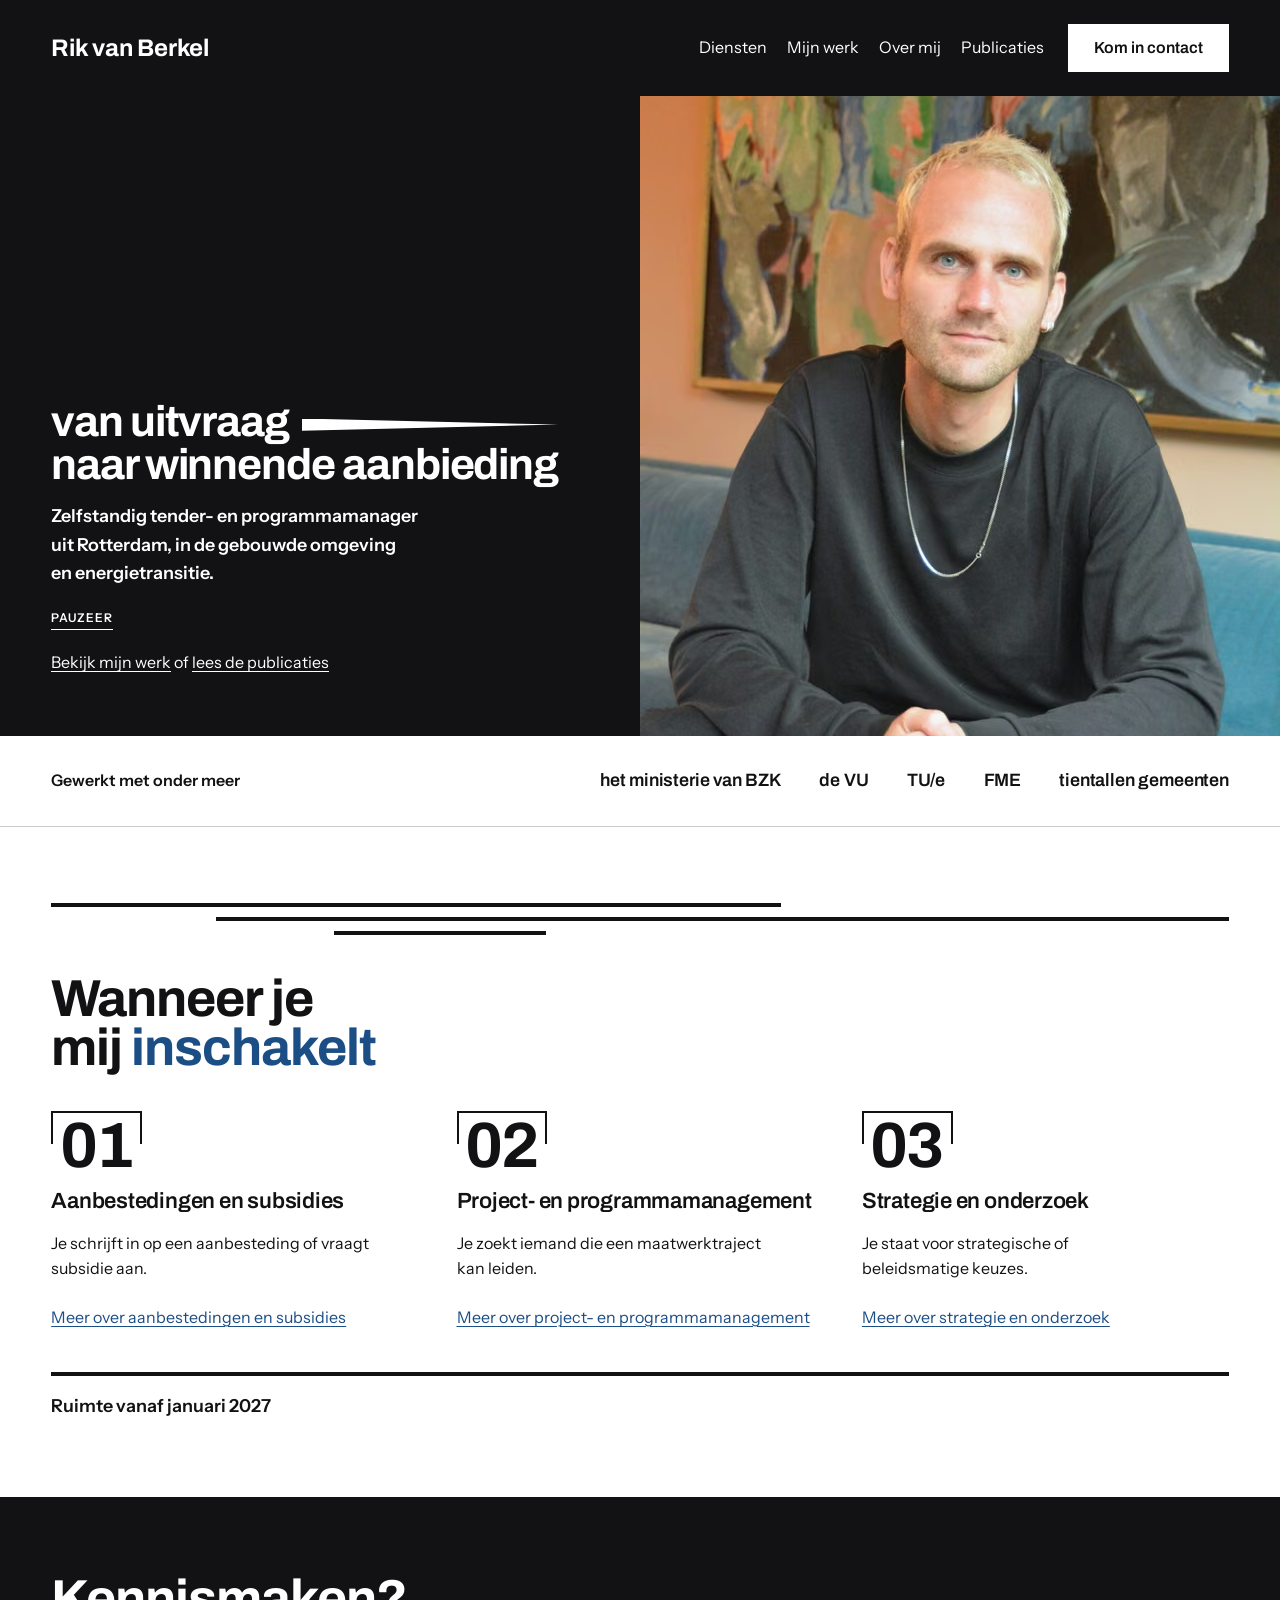
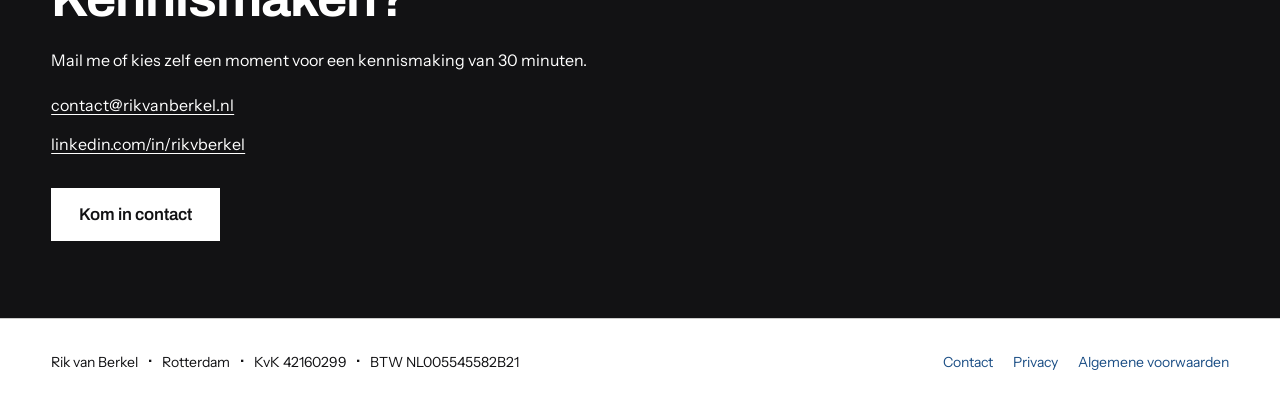
<file: index.html>
<!DOCTYPE html>
<html lang="nl">
<head>
  <meta charset="UTF-8">
  <meta http-equiv="Content-Security-Policy" content="default-src 'none'; script-src 'self'; style-src 'self'; font-src 'self'; img-src 'self' https://rvb.goatcounter.com; connect-src https://rvb.goatcounter.com; base-uri 'none'; form-action 'none'; upgrade-insecure-requests">
  <meta name="viewport" content="width=device-width, initial-scale=1.0">
  <title>Rik van Berkel, tender- en programmamanager in de energietransitie</title>
  <meta name="description" content="Tender- en programmamanager uit Rotterdam, in de gebouwde omgeving en energietransitie. Met een werkwijze waar je team zelf mee verder kan.">
  <link rel="canonical" href="https://www.rikvanberkel.nl/">
  <meta name="google-site-verification" content="Cdwg7dBj8c96SO2ldVdKEj4Z7pK5GLiVZ7aR-StfSQw">
  <meta property="og:type" content="website">
  <meta property="og:locale" content="nl_NL">
  <meta property="og:title" content="Rik van Berkel, tender- en programmamanager in de energietransitie">
  <meta property="og:description" content="Tender- en programmamanager uit Rotterdam, in de gebouwde omgeving en energietransitie. Met een werkwijze waar je team zelf mee verder kan.">
  <meta property="og:url" content="https://www.rikvanberkel.nl/">
  <meta property="og:image" content="https://www.rikvanberkel.nl/img/rik-deel-bank-1200.jpg">
  <meta property="og:image:width" content="1200">
  <meta property="og:image:height" content="630">
  <meta name="twitter:card" content="summary_large_image">
  <meta name="twitter:title" content="Rik van Berkel, tender- en programmamanager in de energietransitie">
  <meta name="twitter:description" content="Tender- en programmamanager uit Rotterdam, in de gebouwde omgeving en energietransitie. Met een werkwijze waar je team zelf mee verder kan.">
  <meta name="twitter:image" content="https://www.rikvanberkel.nl/img/rik-deel-bank-1200.jpg">
  <link rel="icon" href="favicon.ico" sizes="any">
  <link rel="icon" type="image/png" href="img/favicon-512.png" sizes="512x512">
  <link rel="apple-touch-icon" href="img/apple-touch-icon.png">
  <link rel="preload" href="fonts/archivo-latin.woff2" as="font" type="font/woff2" crossorigin>
  <link rel="preload" href="fonts/instrument-sans-latin.woff2" as="font" type="font/woff2" crossorigin>
  <link rel="stylesheet" href="css/style.css?v=20261126a">
  <script type="application/ld+json">
  {
    "@context": "https://schema.org",
    "@graph": [
      {
        "@type": "Person",
        "@id": "https://www.rikvanberkel.nl/#rik",
        "name": "Rik van Berkel",
        "url": "https://www.rikvanberkel.nl/",
        "email": "contact@rikvanberkel.nl",
        "image": "https://www.rikvanberkel.nl/img/rik-bank-1000.jpg",
        "jobTitle": "Tender- en programmamanager",
        "knowsAbout": ["Gebouwde omgeving", "Energietransitie", "Aanbestedingen", "Tendermanagement", "Subsidiebegeleiding", "Projectmanagement", "Programmamanagement", "Strategie", "Onderzoek"],
        "sameAs": ["https://www.linkedin.com/in/rikvberkel"],
        "alumniOf": [
          {"@type": "CollegeOrUniversity", "name": "Hanzehogeschool Groningen"},
          {"@type": "CollegeOrUniversity", "name": "Rijksuniversiteit Groningen"}
        ],
        "award": ["ABN AMRO Duurzame top 50, 2020", "Afstudeerprijs Bouwkunde, 1e plaats, 2013"],
        "subjectOf": [
          {"@type": "PodcastEpisode", "name": "Aanbestedingsrecht", "url": "https://open.spotify.com/episode/36y0fUql0wNv5syTluwp8A", "partOfSeries": {"@type": "PodcastSeries", "name": "Jong Juridisch"}, "datePublished": "2024"},
          {"@type": "Article", "name": "Energietransitie: persoonlijk contact en samenwerking vormen de kracht", "url": "https://vng.nl/praktijkvoorbeelden/energietransitie-persoonlijk-contact-en-samenwerking-vormen-de-kracht", "publisher": {"@type": "Organization", "name": "VNG"}, "datePublished": "2023"},
          {"@type": "Article", "name": "Individuele verduurzaming moet leiden naar collectieve aanpak", "url": "https://energeia.nl/individuele-verduurzaming-moet-leiden-naar-collectieve-aanpak/", "publisher": {"@type": "Organization", "name": "Energeia"}, "datePublished": "2021"},
          {"@type": "Article", "name": "Verduurzaming van bestaande bouw gaat te traag", "url": "https://corporatiebouw.nl/wp-content/uploads/2018/04/cb-april-2018-p8-9.pdf", "publisher": {"@type": "Organization", "name": "Corporatiebouw"}, "datePublished": "2018"}
        ],
        "address": {"@type": "PostalAddress", "addressLocality": "Rotterdam", "addressCountry": "NL"}
      },
      {
        "@type": "ProfessionalService",
        "@id": "https://www.rikvanberkel.nl/#praktijk",
        "name": "Rik van Berkel",
        "url": "https://www.rikvanberkel.nl/",
        "email": "contact@rikvanberkel.nl",
        "knowsLanguage": "nl",
        "founder": {"@id": "https://www.rikvanberkel.nl/#rik"},
        "address": {"@type": "PostalAddress", "addressLocality": "Rotterdam", "addressCountry": "NL"},
        "vatID": "NL005545582B21",
        "identifier": [{"@type": "PropertyValue", "name": "KvK", "value": "42160299"}],
        "areaServed": {"@type": "Country", "name": "Nederland"},
        "hasOfferCatalog": {
          "@type": "OfferCatalog",
          "name": "Diensten",
          "itemListElement": [
            {"@type": "Offer", "itemOffered": {"@type": "Service", "name": "Aanbestedingen en subsidies", "description": "Voor bedrijven en organisaties die inschrijven op aanbestedingen en gebruikmaken van subsidies.", "url": "https://www.rikvanberkel.nl/wat-ik-doe.html#tenders"}},
            {"@type": "Offer", "itemOffered": {"@type": "Service", "name": "Project- en programmamanagement", "description": "Voor publieke en semipublieke organisaties, zoals gemeenten, provincies, woningcorporaties en netbeheerders.", "url": "https://www.rikvanberkel.nl/wat-ik-doe.html#projecten"}},
            {"@type": "Offer", "itemOffered": {"@type": "Service", "name": "Strategie en onderzoek", "description": "Voor directie en bestuur van bedrijven, gemeenten, provincies en netbeheerders, als een keuze onderbouwing nodig heeft.", "url": "https://www.rikvanberkel.nl/wat-ik-doe.html#strategie"}}
          ]
        }
      }
    ]
  }
  </script>
</head>
<body>
  <a class="skip-link" href="#main">Naar inhoud</a>

  <header class="site-header">
    <div class="header-inner">
      <a class="logo" href="index.html">Rik van Berkel</a>
      <div class="header-rechts">
        <nav class="site-nav" aria-label="Hoofdnavigatie">
          <ul>
            <li><a href="wat-ik-doe.html">Diensten</a></li>
            <li><a href="werk.html">Mijn werk</a></li>
            <li><a href="over-mij.html">Over mij</a></li>
            <li><a href="publicaties.html">Publicaties</a></li>
          </ul>
        </nav>
        <a class="knop" data-cta href="contact.html">Kom in contact</a>
      </div>
    </div>
  </header>

  <main id="main">
    <section class="hero hero-split hero-zwart">
      <div class="hero-links">
        <div class="hero-kop">
          <h1 class="kernboodschap">
            <span class="visueel-verborgen">van uitvraag naar winnende aanbieding, van pilot naar standaardaanpak</span>
            <span class="wissel" aria-hidden="true" data-wissel data-wissel-interval="4500">
              <span class="wissel-item is-actief met-wig"><span><span class="accent">van</span> uitvraag</span><span class="wig" aria-hidden="true"></span></span>
              <span class="wissel-item met-wig"><span><span class="accent">van</span> pilot</span><span class="wig" aria-hidden="true"></span></span>
            </span>
            <span class="wissel" aria-hidden="true" data-wissel data-wissel-interval="4500">
              <span class="wissel-item is-actief"><span class="accent">naar</span> winnende aanbieding</span>
              <span class="wissel-item"><span class="accent">naar</span> standaard&shy;aanpak</span>
            </span>
          </h1>
          <p class="hero-sub">Zelfstandig tender- en programmamanager uit Rotterdam, in de gebouwde omgeving en energietransitie.</p>
          <button class="wissel-pauze" type="button" hidden>Pauzeer</button>
          <div class="hero-actie">
            <p class="bewijsregel"><a href="werk.html#afgerond">Bekijk mijn werk</a> of <a href="publicaties.html">lees de publicaties</a></p>
          </div>
        </div>
      </div>
      <div class="hero-rechts">
        <figure class="hero-foto">
          <picture>
            <source type="image/avif" srcset="img/rik-bank-640.avif 640w, img/rik-bank-1000.avif 1000w" sizes="(min-width: 900px) 50vw, 100vw">
            <source type="image/webp" srcset="img/rik-bank-640.webp 640w, img/rik-bank-1000.webp 1000w" sizes="(min-width: 900px) 50vw, 100vw">
            <img src="img/rik-bank-640.jpg" srcset="img/rik-bank-640.jpg 640w, img/rik-bank-1000.jpg 1000w" sizes="(min-width: 900px) 50vw, 100vw" alt="Rik van Berkel zit op een blauwe bank voor een schilderij en kijkt in de camera" width="1200" height="1600" fetchpriority="high">
          </picture>
        </figure>
      </div>
    </section>

    <div class="bewijsstrook">
      <div class="binnen bewijs-grid">
        <p class="bewijs-zin">Gewerkt met onder meer</p>
        <!-- [html-validate-disable-next no-redundant-role -- Safari ziet een lijst zonder opsommingstekens anders niet als lijst] -->
        <ul class="bewijs-namen" role="list">
          <li>het ministerie van BZK</li>
          <li>de VU</li>
          <li>TU/e</li>
          <li>FME</li>
          <li>tientallen gemeenten</li>
        </ul>
      </div>
    </div>

    <section class="sectie sectie-wit" id="diensten">
      <div class="binnen">
        <div class="staffel"><span></span><span></span><span></span></div>
        <div class="sectie-kop diensten-kop">
          <h2>Wanneer je mij <span class="accent">inschakelt</span></h2>
        </div>
        <div class="nummer-grid">
          <article class="dienst">
            <span class="nummer">01</span>
            <h3>Aanbestedingen en subsidies</h3>
            <p class="dienst-voor">Je schrijft in op een aanbesteding of vraagt subsidie aan.</p>
            <p class="dienst-link"><a href="wat-ik-doe.html#tenders">Meer over aanbestedingen en subsidies</a></p>
          </article>
          <article class="dienst">
            <span class="nummer">02</span>
            <h3>Project- en programma&shy;management</h3>
            <p class="dienst-voor">Je zoekt iemand die een maatwerktraject kan leiden.</p>
            <p class="dienst-link"><a href="wat-ik-doe.html#projecten">Meer over project- en programmamanagement</a></p>
          </article>
          <article class="dienst">
            <span class="nummer">03</span>
            <h3>Strategie en onderzoek</h3>
            <p class="dienst-voor">Je staat voor strategische of beleidsmatige keuzes.</p>
            <p class="dienst-link"><a href="wat-ik-doe.html#strategie">Meer over strategie en onderzoek</a></p>
          </article>
        </div>
        <p class="ruimte-regel"><strong>Ruimte vanaf januari 2027</strong></p>
      </div>
    </section>

    <section class="sectie sectie-zwart" id="contact">
      <div class="binnen zwaartepunt">
        <div class="zwaar">
          <h2 class="contact-kop">Kennismaken?</h2>
          <p>Mail me of kies zelf een moment voor een kennismaking van 30 minuten.</p>
          <div class="contact-gegevens">
            <a data-goatcounter-click="mailadres-home" href="mailto:contact@rikvanberkel.nl?subject=Kennismaking">contact@rikvanberkel.nl</a>
            <a href="https://www.linkedin.com/in/rikvberkel" rel="noopener noreferrer">linkedin.com/in/rikvberkel</a>
          </div>
          <a class="knop knop-groot" data-cta data-goatcounter-click="kom-in-contact-home" href="contact.html">Kom in contact</a>
        </div>
      </div>
    </section>
  </main>

  <footer class="site-footer">
    <div class="footer-inner">
      <p class="footer-meta">Rik van Berkel <span class="footer-sep" aria-hidden="true">&#183;</span> Rotterdam <span class="footer-sep" aria-hidden="true">&#183;</span> KvK 42160299 <span class="footer-sep" aria-hidden="true">&#183;</span> BTW NL005545582B21</p>
      <div class="footer-links">
        <a href="contact.html">Contact</a>
        <a href="privacy.html">Privacy</a>
        <a href="av.html">Algemene voorwaarden</a>
      </div>
    </div>
  </footer>

  <script src="js/main.js?v=20261022"></script>
  <script data-goatcounter="https://rvb.goatcounter.com/count" async src="js/goatcounter-count.js?v=2.7.0"></script>
</body>
</html>
</file>
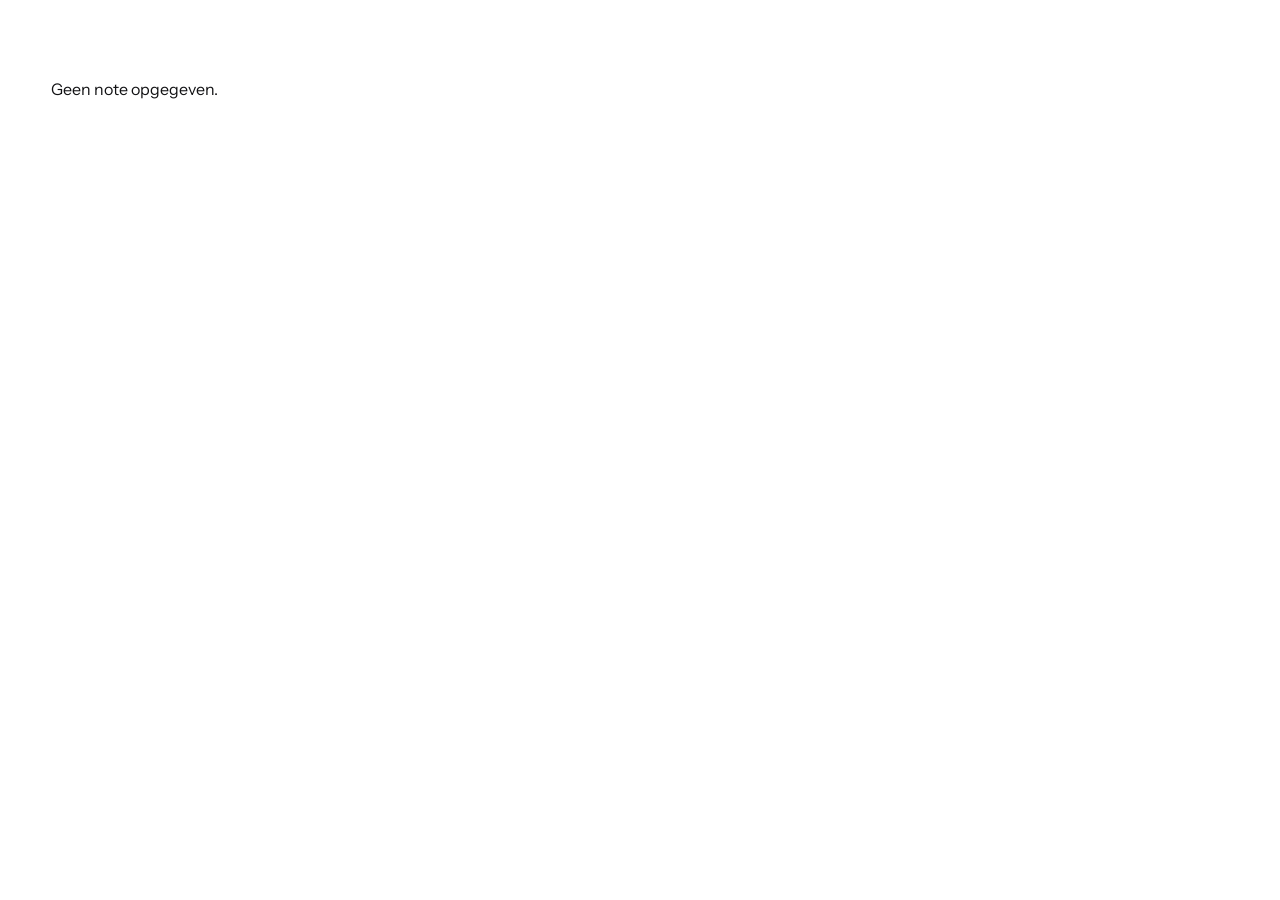
<file: o/index.html>
<!DOCTYPE html>
<html lang="nl">
<head>
  <meta charset="UTF-8">
  <meta http-equiv="Content-Security-Policy" content="default-src 'none'; script-src 'self'; style-src 'self'; font-src 'self'; img-src 'self' https://rvb.goatcounter.com; connect-src https://rvb.goatcounter.com; base-uri 'none'; form-action 'none'; upgrade-insecure-requests">
  <meta name="viewport" content="width=device-width, initial-scale=1.0">
  <meta name="robots" content="noindex, nofollow">
  <meta name="referrer" content="no-referrer">
  <title>Note openen in Obsidian</title>
  <link rel="icon" href="/favicon.ico" sizes="any">
  <link rel="stylesheet" href="/css/style.css?v=20261126a">
  <!-- Doorstuurpagina naar een note in de Obsidian-app. Het pad staat achter
       de #, zodat het nooit naar de server gaat. Geen GoatCounter, geen
       sitemap, geen links hierheen. -->
  <script src="/js/o.js?v=20261104" defer></script>
</head>
<body>
  <main id="main">
    <section class="sectie sectie-wit">
      <div class="binnen">
        <p id="o-bericht" aria-live="polite"></p>
        <a id="o-knop" class="knop" href="#" hidden>Open in Obsidian</a>
      </div>
    </section>
  </main>
</body>
</html>
</file>
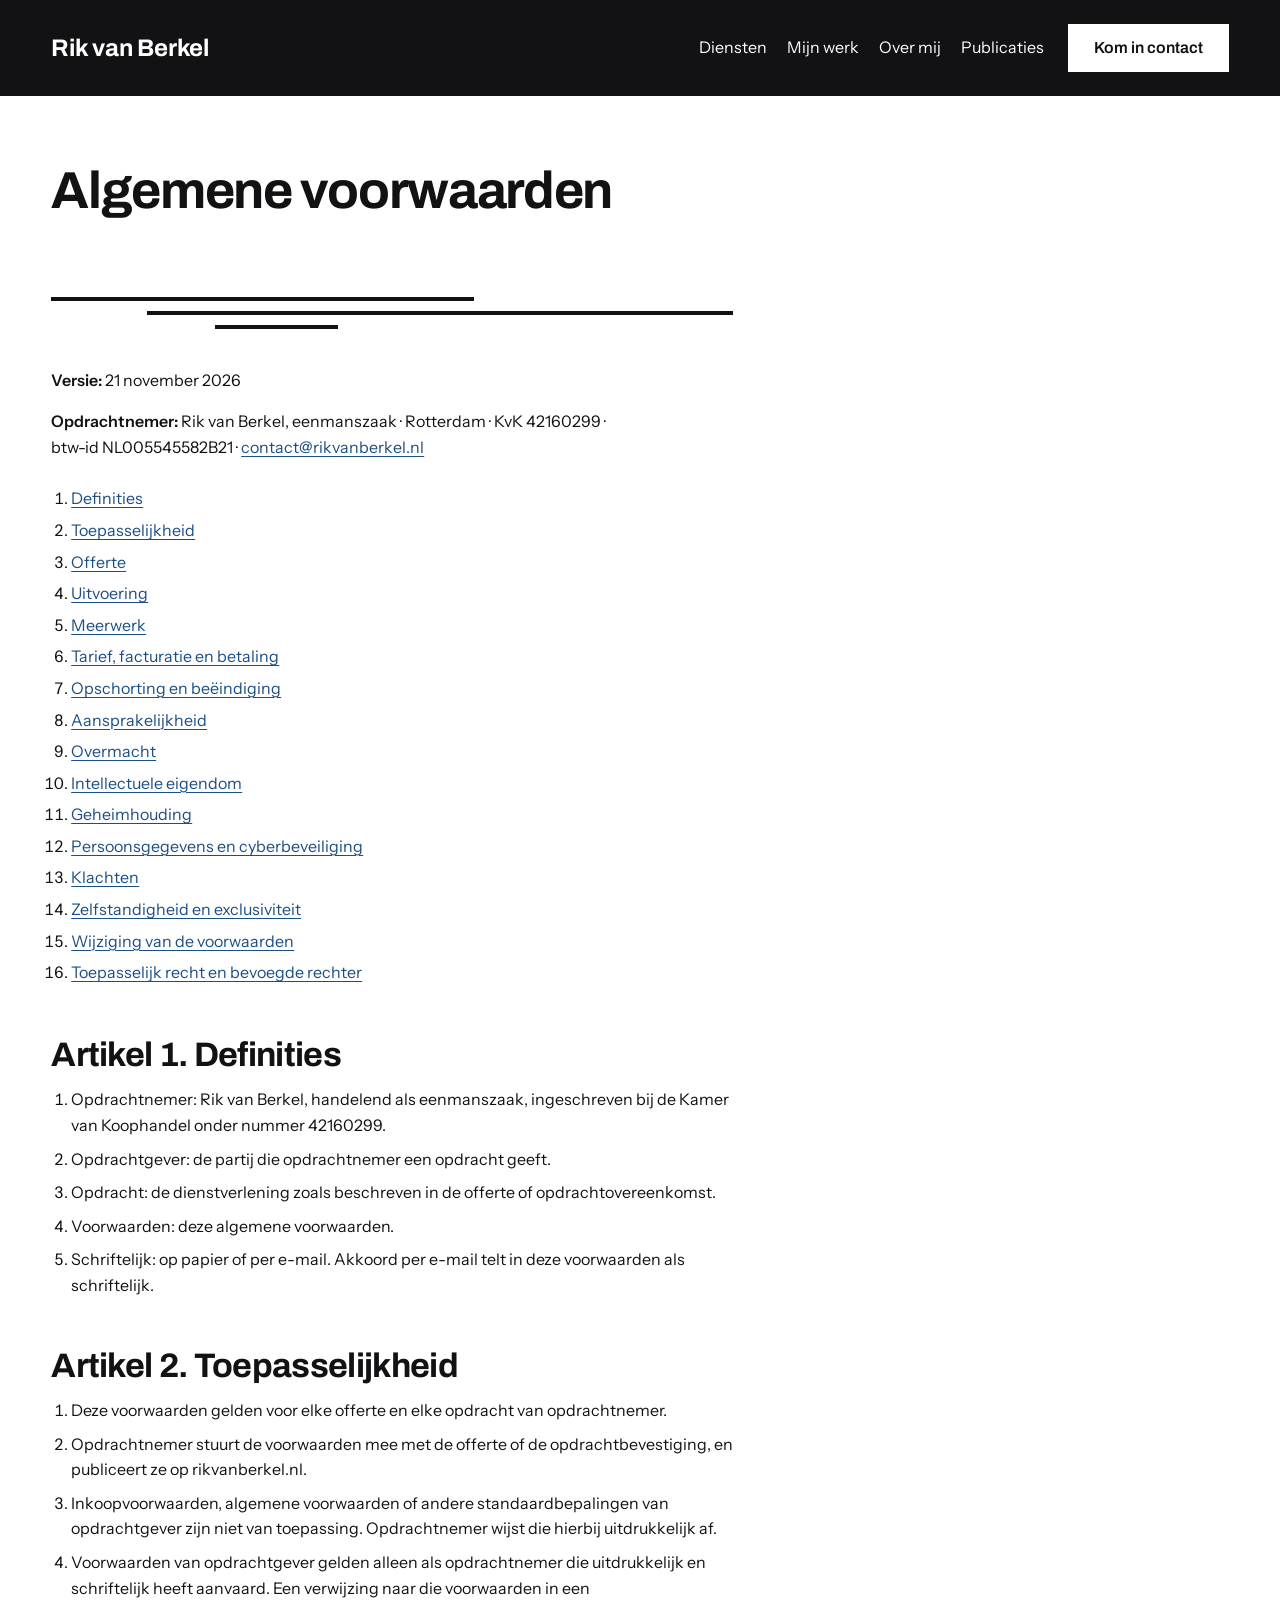
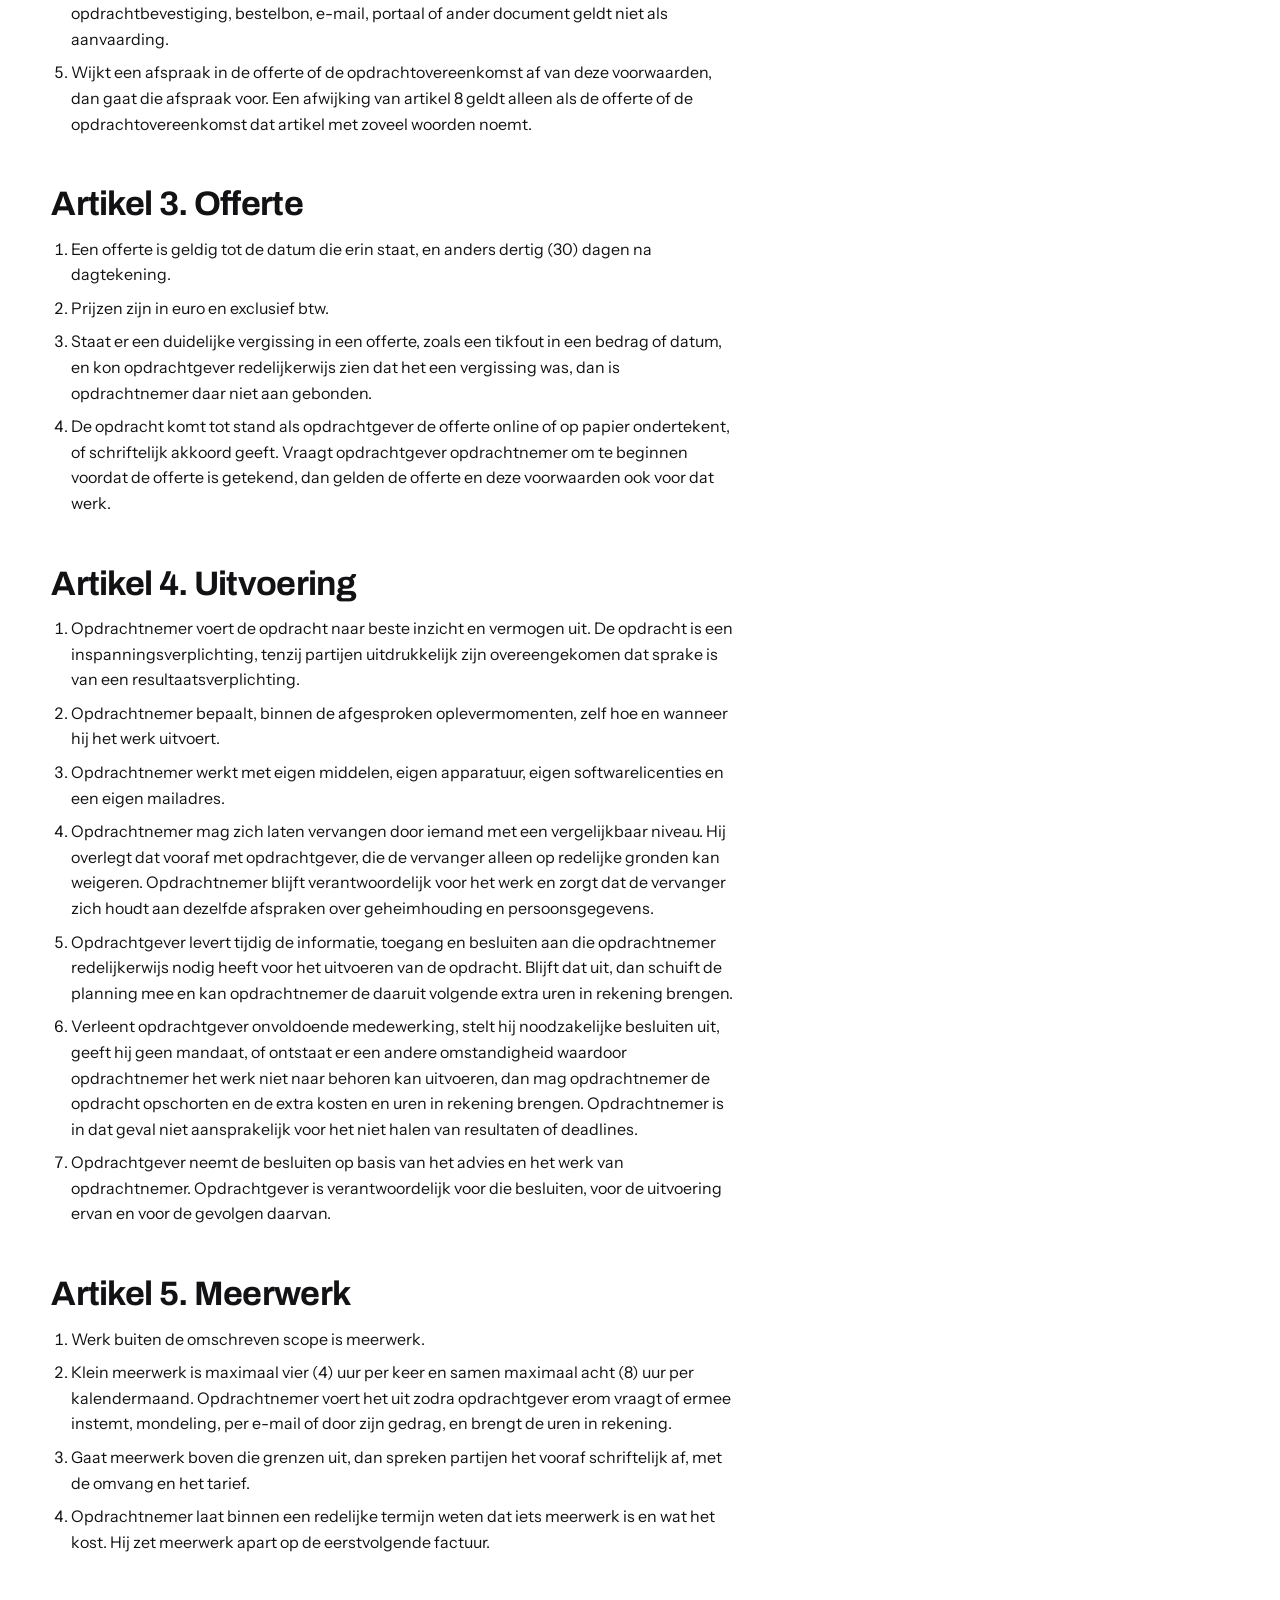
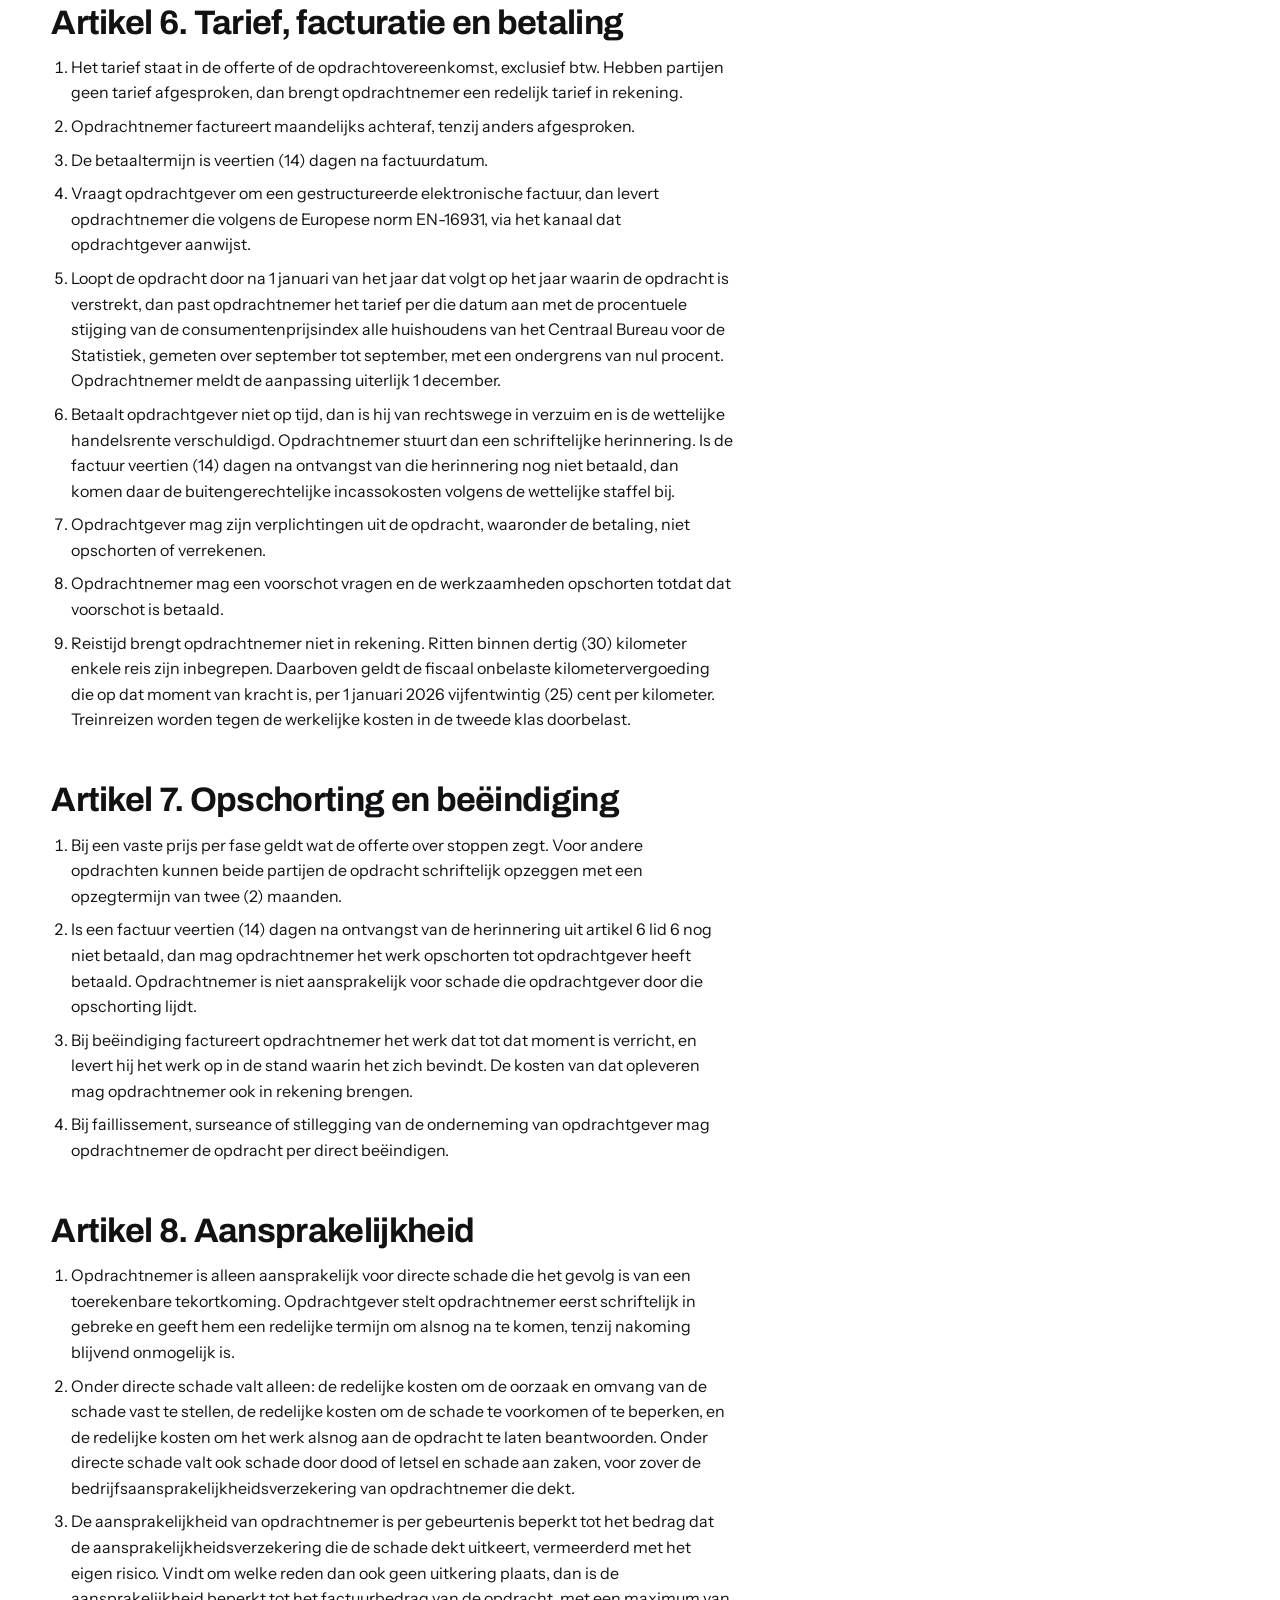
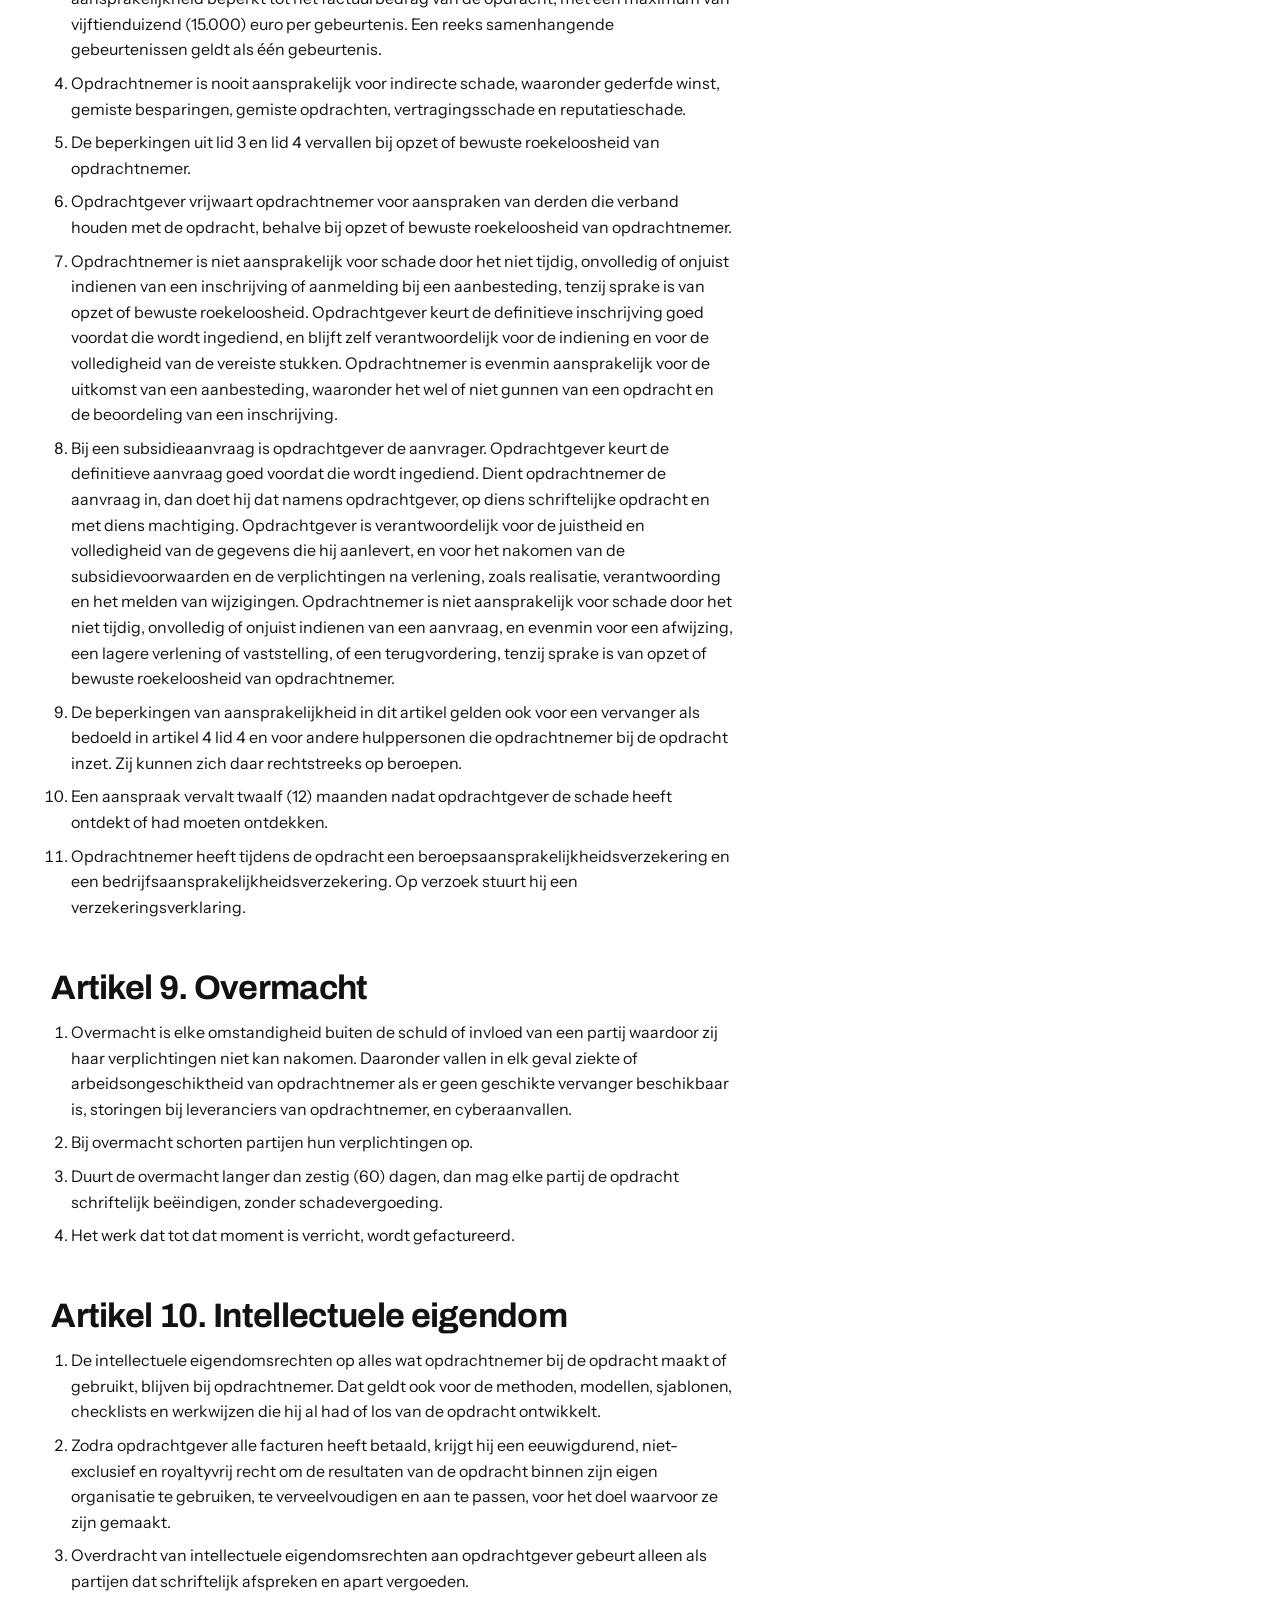
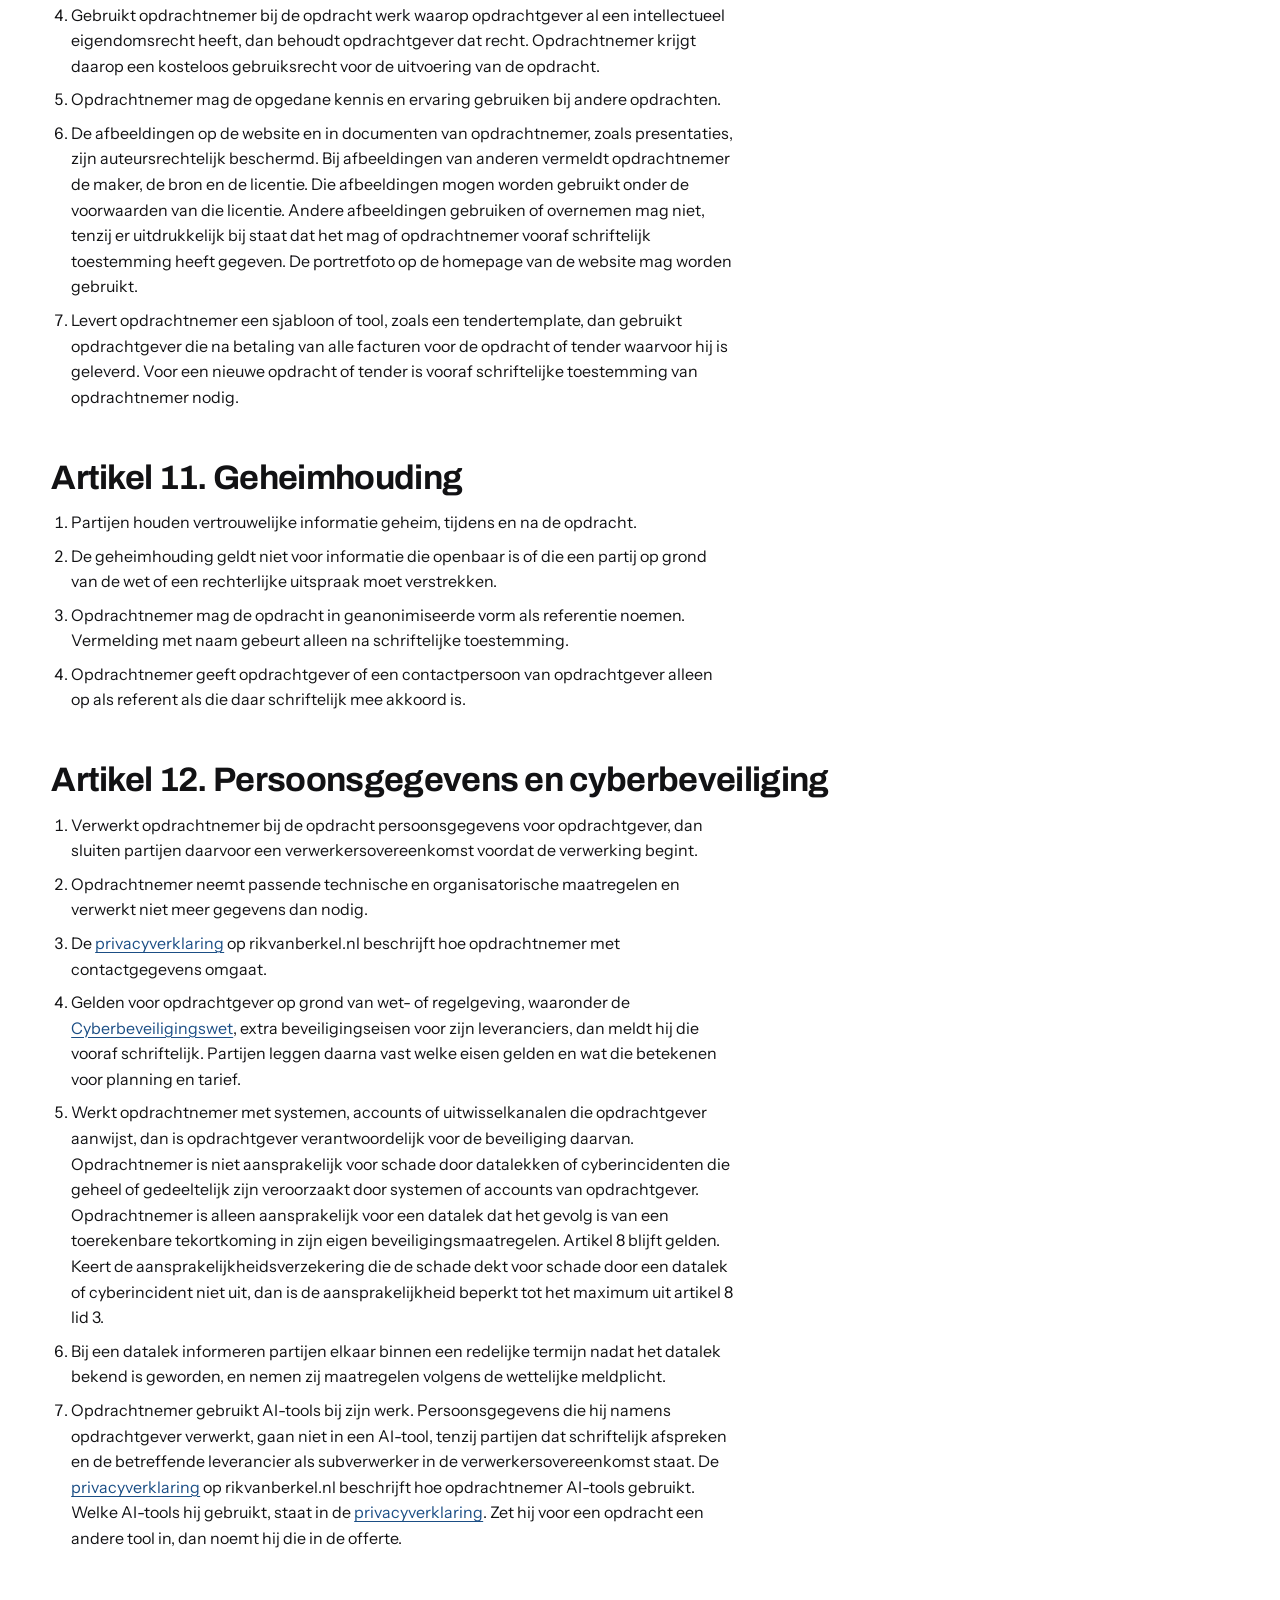
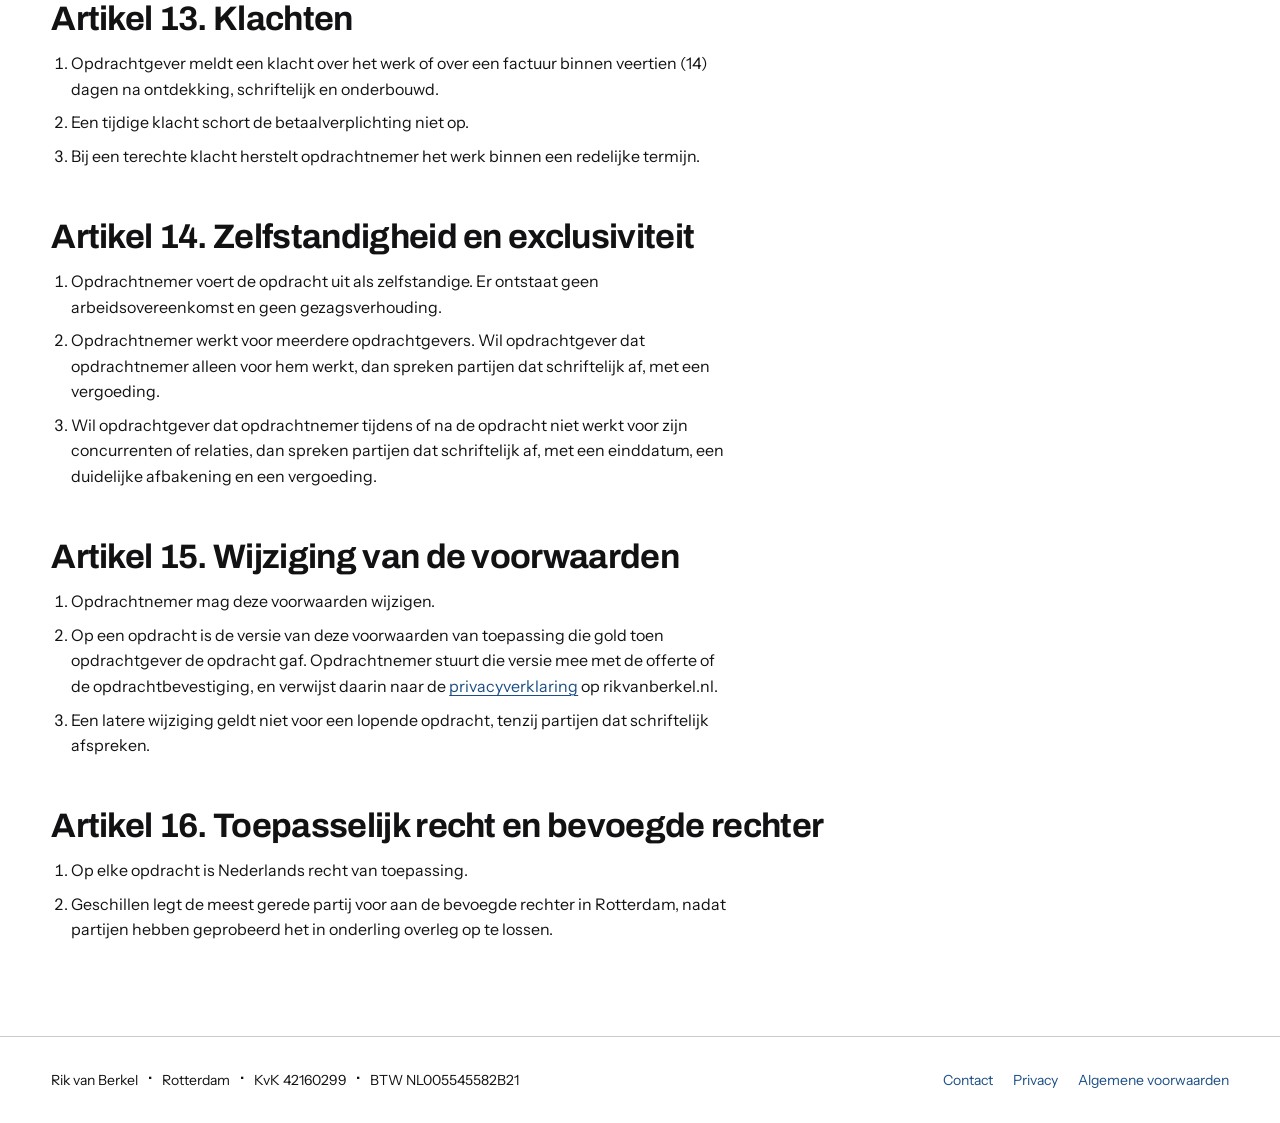
<file: av.html>
<!DOCTYPE html>
<html lang="nl">
<head>
  <meta charset="UTF-8">
  <meta http-equiv="Content-Security-Policy" content="default-src 'none'; script-src 'self'; style-src 'self'; font-src 'self'; img-src 'self' https://rvb.goatcounter.com; connect-src https://rvb.goatcounter.com; base-uri 'none'; form-action 'none'; upgrade-insecure-requests">
  <meta name="viewport" content="width=device-width, initial-scale=1.0">
  <title>Algemene voorwaarden, Rik van Berkel</title>
  <meta name="description" content="Algemene voorwaarden van Rik van Berkel, eenmanszaak, voor alle opdrachten.">
  <link rel="canonical" href="https://www.rikvanberkel.nl/av.html">
  <meta property="og:type" content="website">
  <meta property="og:locale" content="nl_NL">
  <meta property="og:title" content="Algemene voorwaarden, Rik van Berkel">
  <meta property="og:description" content="Algemene voorwaarden van Rik van Berkel, eenmanszaak, voor alle opdrachten.">
  <meta property="og:url" content="https://www.rikvanberkel.nl/av.html">
  <meta property="og:image" content="https://www.rikvanberkel.nl/img/rik-deel-bank-1200.jpg">
  <meta property="og:image:width" content="1200">
  <meta property="og:image:height" content="630">
  <meta name="twitter:card" content="summary_large_image">
  <meta name="twitter:title" content="Algemene voorwaarden, Rik van Berkel">
  <meta name="twitter:description" content="Algemene voorwaarden van Rik van Berkel, eenmanszaak, voor alle opdrachten.">
  <meta name="twitter:image" content="https://www.rikvanberkel.nl/img/rik-deel-bank-1200.jpg">
  <link rel="icon" href="favicon.ico" sizes="any">
  <link rel="icon" type="image/png" href="img/favicon-512.png" sizes="512x512">
  <link rel="apple-touch-icon" href="img/apple-touch-icon.png">
  <link rel="preload" href="fonts/archivo-latin.woff2" as="font" type="font/woff2" crossorigin>
  <link rel="preload" href="fonts/instrument-sans-latin.woff2" as="font" type="font/woff2" crossorigin>
  <link rel="stylesheet" href="css/style.css?v=20261126a">
</head>
<body>
  <a class="skip-link" href="#main">Naar inhoud</a>

  <header class="site-header">
    <div class="header-inner">
      <a class="logo" href="index.html">Rik van Berkel</a>
      <div class="header-rechts">
        <nav class="site-nav" aria-label="Hoofdnavigatie">
          <ul>
            <li><a href="wat-ik-doe.html">Diensten</a></li>
            <li><a href="werk.html">Mijn werk</a></li>
            <li><a href="over-mij.html">Over mij</a></li>
            <li><a href="publicaties.html">Publicaties</a></li>
          </ul>
        </nav>
        <a class="knop" data-cta href="contact.html">Kom in contact</a>
      </div>
    </div>
  </header>

  <main id="main">
    <section class="pagina-intro">
      <div class="binnen">
        <h1>Algemene voorwaarden</h1>
      </div>
    </section>

    <section class="sectie sectie-wit">
      <div class="binnen tekst">
        <div class="staffel"><span></span><span></span><span></span></div>
        <p><strong>Versie:</strong> 21 november 2026</p>
        <p><strong>Opdrachtnemer:</strong> Rik van Berkel, eenmanszaak · Rotterdam · <span class="geen-afbreking">KvK 42160299</span> · <span class="geen-afbreking">btw-id NL005545582B21</span> · <a href="mailto:contact@rikvanberkel.nl">contact@rikvanberkel.nl</a></p>

        <nav aria-label="Inhoud">
          <ol class="inhoudslijst">
            <li><a href="#artikel-1">Definities</a></li>
            <li><a href="#artikel-2">Toepasselijkheid</a></li>
            <li><a href="#artikel-3">Offerte</a></li>
            <li><a href="#artikel-4">Uitvoering</a></li>
            <li><a href="#artikel-5">Meerwerk</a></li>
            <li><a href="#artikel-6">Tarief, facturatie en betaling</a></li>
            <li><a href="#artikel-7">Opschorting en beëindiging</a></li>
            <li><a href="#artikel-8">Aansprakelijkheid</a></li>
            <li><a href="#artikel-9">Overmacht</a></li>
            <li><a href="#artikel-10">Intellectuele eigendom</a></li>
            <li><a href="#artikel-11">Geheimhouding</a></li>
            <li><a href="#artikel-12">Persoonsgegevens en cyberbeveiliging</a></li>
            <li><a href="#artikel-13">Klachten</a></li>
            <li><a href="#artikel-14">Zelfstandigheid en exclusiviteit</a></li>
            <li><a href="#artikel-15">Wijziging van de voorwaarden</a></li>
            <li><a href="#artikel-16">Toepasselijk recht en bevoegde rechter</a></li>
          </ol>
        </nav>

        <h2 id="artikel-1">Artikel 1. Definities</h2>
        <ol>
          <li>Opdrachtnemer: Rik van Berkel, handelend als eenmanszaak, ingeschreven bij de Kamer van Koophandel onder nummer 42160299.</li>
          <li>Opdrachtgever: de partij die opdrachtnemer een opdracht geeft.</li>
          <li>Opdracht: de dienstverlening zoals beschreven in de offerte of opdrachtovereenkomst.</li>
          <li>Voorwaarden: deze algemene voorwaarden.</li>
          <li>Schriftelijk: op papier of per e-mail. Akkoord per e-mail telt in deze voorwaarden als schriftelijk.</li>
        </ol>

        <h2 id="artikel-2">Artikel 2. Toepasselijkheid</h2>
        <ol>
          <li>Deze voorwaarden gelden voor elke offerte en elke opdracht van opdrachtnemer.</li>
          <li>Opdrachtnemer stuurt de voorwaarden mee met de offerte of de opdrachtbevestiging, en publiceert ze op rikvanberkel.nl.</li>
          <li>Inkoopvoorwaarden, algemene voorwaarden of andere standaardbepalingen van opdrachtgever zijn niet van toepassing. Opdrachtnemer wijst die hierbij uitdrukkelijk af.</li>
          <li>Voorwaarden van opdrachtgever gelden alleen als opdrachtnemer die uitdrukkelijk en schriftelijk heeft aanvaard. Een verwijzing naar die voorwaarden in een opdrachtbevestiging, bestelbon, e-mail, portaal of ander document geldt niet als aanvaarding.</li>
          <li>Wijkt een afspraak in de offerte of de opdrachtovereenkomst af van deze voorwaarden, dan gaat die afspraak voor. Een afwijking van artikel 8 geldt alleen als de offerte of de opdrachtovereenkomst dat artikel met zoveel woorden noemt.</li>
        </ol>

        <h2 id="artikel-3">Artikel 3. Offerte</h2>
        <ol>
          <li>Een offerte is geldig tot de datum die erin staat, en anders dertig (30) dagen na dagtekening.</li>
          <li>Prijzen zijn in euro en exclusief btw.</li>
          <li>Staat er een duidelijke vergissing in een offerte, zoals een tikfout in een bedrag of datum, en kon opdrachtgever redelijkerwijs zien dat het een vergissing was, dan is opdrachtnemer daar niet aan gebonden.</li>
          <li>De opdracht komt tot stand als opdrachtgever de offerte online of op papier ondertekent, of schriftelijk akkoord geeft. Vraagt opdrachtgever opdrachtnemer om te beginnen voordat de offerte is getekend, dan gelden de offerte en deze voorwaarden ook voor dat werk.</li>
        </ol>

        <h2 id="artikel-4">Artikel 4. Uitvoering</h2>
        <ol>
          <li>Opdrachtnemer voert de opdracht naar beste inzicht en vermogen uit. De opdracht is een inspanningsverplichting, tenzij partijen uitdrukkelijk zijn overeengekomen dat sprake is van een resultaatsverplichting.</li>
          <li>Opdrachtnemer bepaalt, binnen de afgesproken oplevermomenten, zelf hoe en wanneer hij het werk uitvoert.</li>
          <li>Opdrachtnemer werkt met eigen middelen, eigen apparatuur, eigen softwarelicenties en een eigen mailadres.</li>
          <li>Opdrachtnemer mag zich laten vervangen door iemand met een vergelijkbaar niveau. Hij overlegt dat vooraf met opdrachtgever, die de vervanger alleen op redelijke gronden kan weigeren. Opdrachtnemer blijft verantwoordelijk voor het werk en zorgt dat de vervanger zich houdt aan dezelfde afspraken over geheimhouding en persoonsgegevens.</li>
          <li>Opdrachtgever levert tijdig de informatie, toegang en besluiten aan die opdrachtnemer redelijkerwijs nodig heeft voor het uitvoeren van de opdracht. Blijft dat uit, dan schuift de planning mee en kan opdrachtnemer de daaruit volgende extra uren in rekening brengen.</li>
          <li>Verleent opdrachtgever onvoldoende medewerking, stelt hij noodzakelijke besluiten uit, geeft hij geen mandaat, of ontstaat er een andere omstandigheid waardoor opdrachtnemer het werk niet naar behoren kan uitvoeren, dan mag opdrachtnemer de opdracht opschorten en de extra kosten en uren in rekening brengen. Opdrachtnemer is in dat geval niet aansprakelijk voor het niet halen van resultaten of deadlines.</li>
          <li>Opdrachtgever neemt de besluiten op basis van het advies en het werk van opdrachtnemer. Opdrachtgever is verantwoordelijk voor die besluiten, voor de uitvoering ervan en voor de gevolgen daarvan.</li>
        </ol>

        <h2 id="artikel-5">Artikel 5. Meerwerk</h2>
        <ol>
          <li>Werk buiten de omschreven scope is meerwerk.</li>
          <li>Klein meerwerk is maximaal vier (4) uur per keer en samen maximaal acht (8) uur per kalendermaand. Opdrachtnemer voert het uit zodra opdrachtgever erom vraagt of ermee instemt, mondeling, per e-mail of door zijn gedrag, en brengt de uren in rekening.</li>
          <li>Gaat meerwerk boven die grenzen uit, dan spreken partijen het vooraf schriftelijk af, met de omvang en het tarief.</li>
          <li>Opdrachtnemer laat binnen een redelijke termijn weten dat iets meerwerk is en wat het kost. Hij zet meerwerk apart op de eerstvolgende factuur.</li>
        </ol>

        <h2 id="artikel-6">Artikel 6. Tarief, facturatie en betaling</h2>
        <ol>
          <li>Het tarief staat in de offerte of de opdrachtovereenkomst, exclusief btw. Hebben partijen geen tarief afgesproken, dan brengt opdrachtnemer een redelijk tarief in rekening.</li>
          <li>Opdrachtnemer factureert maandelijks achteraf, tenzij anders afgesproken.</li>
          <li>De betaaltermijn is veertien (14) dagen na factuurdatum.</li>
          <li>Vraagt opdrachtgever om een gestructureerde elektronische factuur, dan levert opdrachtnemer die volgens de Europese norm EN-16931, via het kanaal dat opdrachtgever aanwijst.</li>
          <li>Loopt de opdracht door na 1 januari van het jaar dat volgt op het jaar waarin de opdracht is verstrekt, dan past opdrachtnemer het tarief per die datum aan met de procentuele stijging van de consumentenprijsindex alle huishoudens van het Centraal Bureau voor de Statistiek, gemeten over september tot september, met een ondergrens van nul procent. Opdrachtnemer meldt de aanpassing uiterlijk 1 december.</li>
          <li>Betaalt opdrachtgever niet op tijd, dan is hij van rechtswege in verzuim en is de wettelijke handelsrente verschuldigd. Opdrachtnemer stuurt dan een schriftelijke herinnering. Is de factuur veertien (14) dagen na ontvangst van die herinnering nog niet betaald, dan komen daar de buitengerechtelijke incassokosten volgens de wettelijke staffel bij.</li>
          <li>Opdrachtgever mag zijn verplichtingen uit de opdracht, waaronder de betaling, niet opschorten of verrekenen.</li>
          <li>Opdrachtnemer mag een voorschot vragen en de werkzaamheden opschorten totdat dat voorschot is betaald.</li>
          <li>Reistijd brengt opdrachtnemer niet in rekening. Ritten binnen dertig (30) kilometer enkele reis zijn inbegrepen. Daarboven geldt de fiscaal onbelaste kilometervergoeding die op dat moment van kracht is, per 1 januari 2026 vijfentwintig (25) cent per kilometer. Treinreizen worden tegen de werkelijke kosten in de tweede klas doorbelast.</li>
        </ol>

        <h2 id="artikel-7">Artikel 7. Opschorting en beëindiging</h2>
        <ol>
          <li>Bij een vaste prijs per fase geldt wat de offerte over stoppen zegt. Voor andere opdrachten kunnen beide partijen de opdracht schriftelijk opzeggen met een opzegtermijn van twee (2) maanden.</li>
          <li>Is een factuur veertien (14) dagen na ontvangst van de herinnering uit artikel 6 lid 6 nog niet betaald, dan mag opdrachtnemer het werk opschorten tot opdrachtgever heeft betaald. Opdrachtnemer is niet aansprakelijk voor schade die opdrachtgever door die opschorting lijdt.</li>
          <li>Bij beëindiging factureert opdrachtnemer het werk dat tot dat moment is verricht, en levert hij het werk op in de stand waarin het zich bevindt. De kosten van dat opleveren mag opdrachtnemer ook in rekening brengen.</li>
          <li>Bij faillissement, surseance of stillegging van de onderneming van opdrachtgever mag opdrachtnemer de opdracht per direct beëindigen.</li>
        </ol>

        <h2 id="artikel-8">Artikel 8. Aansprakelijkheid</h2>
        <ol>
          <li>Opdrachtnemer is alleen aansprakelijk voor directe schade die het gevolg is van een toerekenbare tekortkoming. Opdrachtgever stelt opdrachtnemer eerst schriftelijk in gebreke en geeft hem een redelijke termijn om alsnog na te komen, tenzij nakoming blijvend onmogelijk is.</li>
          <li>Onder directe schade valt alleen: de redelijke kosten om de oorzaak en omvang van de schade vast te stellen, de redelijke kosten om de schade te voorkomen of te beperken, en de redelijke kosten om het werk alsnog aan de opdracht te laten beantwoorden. Onder directe schade valt ook schade door dood of letsel en schade aan zaken, voor zover de bedrijfsaansprakelijkheidsverzekering van opdrachtnemer die dekt.</li>
          <li>De aansprakelijkheid van opdrachtnemer is per gebeurtenis beperkt tot het bedrag dat de aansprakelijkheidsverzekering die de schade dekt uitkeert, vermeerderd met het eigen risico. Vindt om welke reden dan ook geen uitkering plaats, dan is de aansprakelijkheid beperkt tot het factuurbedrag van de opdracht, met een maximum van vijftienduizend (15.000) euro per gebeurtenis. Een reeks samenhangende gebeurtenissen geldt als één gebeurtenis.</li>
          <li>Opdrachtnemer is nooit aansprakelijk voor indirecte schade, waaronder gederfde winst, gemiste besparingen, gemiste opdrachten, vertragingsschade en reputatieschade.</li>
          <li>De beperkingen uit lid 3 en lid 4 vervallen bij opzet of bewuste roekeloosheid van opdrachtnemer.</li>
          <li>Opdrachtgever vrijwaart opdrachtnemer voor aanspraken van derden die verband houden met de opdracht, behalve bij opzet of bewuste roekeloosheid van opdrachtnemer.</li>
          <li>Opdrachtnemer is niet aansprakelijk voor schade door het niet tijdig, onvolledig of onjuist indienen van een inschrijving of aanmelding bij een aanbesteding, tenzij sprake is van opzet of bewuste roekeloosheid. Opdrachtgever keurt de definitieve inschrijving goed voordat die wordt ingediend, en blijft zelf verantwoordelijk voor de indiening en voor de volledigheid van de vereiste stukken. Opdrachtnemer is evenmin aansprakelijk voor de uitkomst van een aanbesteding, waaronder het wel of niet gunnen van een opdracht en de beoordeling van een inschrijving.</li>
          <li>Bij een subsidieaanvraag is opdrachtgever de aanvrager. Opdrachtgever keurt de definitieve aanvraag goed voordat die wordt ingediend. Dient opdrachtnemer de aanvraag in, dan doet hij dat namens opdrachtgever, op diens schriftelijke opdracht en met diens machtiging. Opdrachtgever is verantwoordelijk voor de juistheid en volledigheid van de gegevens die hij aanlevert, en voor het nakomen van de subsidievoorwaarden en de verplichtingen na verlening, zoals realisatie, verantwoording en het melden van wijzigingen. Opdrachtnemer is niet aansprakelijk voor schade door het niet tijdig, onvolledig of onjuist indienen van een aanvraag, en evenmin voor een afwijzing, een lagere verlening of vaststelling, of een terugvordering, tenzij sprake is van opzet of bewuste roekeloosheid van opdrachtnemer.</li>
          <li>De beperkingen van aansprakelijkheid in dit artikel gelden ook voor een vervanger als bedoeld in artikel 4 lid 4 en voor andere hulppersonen die opdrachtnemer bij de opdracht inzet. Zij kunnen zich daar rechtstreeks op beroepen.</li>
          <li>Een aanspraak vervalt twaalf (12) maanden nadat opdrachtgever de schade heeft ontdekt of had moeten ontdekken.</li>
          <li>Opdrachtnemer heeft tijdens de opdracht een beroepsaansprakelijkheidsverzekering en een bedrijfsaansprakelijkheidsverzekering. Op verzoek stuurt hij een verzekeringsverklaring.</li>
        </ol>

        <h2 id="artikel-9">Artikel 9. Overmacht</h2>
        <ol>
          <li>Overmacht is elke omstandigheid buiten de schuld of invloed van een partij waardoor zij haar verplichtingen niet kan nakomen. Daaronder vallen in elk geval ziekte of arbeidsongeschiktheid van opdrachtnemer als er geen geschikte vervanger beschikbaar is, storingen bij leveranciers van opdrachtnemer, en cyberaanvallen.</li>
          <li>Bij overmacht schorten partijen hun verplichtingen op.</li>
          <li>Duurt de overmacht langer dan zestig (60) dagen, dan mag elke partij de opdracht schriftelijk beëindigen, zonder schadevergoeding.</li>
          <li>Het werk dat tot dat moment is verricht, wordt gefactureerd.</li>
        </ol>

        <h2 id="artikel-10">Artikel 10. Intellectuele eigendom</h2>
        <ol>
          <li>De intellectuele eigendomsrechten op alles wat opdrachtnemer bij de opdracht maakt of gebruikt, blijven bij opdrachtnemer. Dat geldt ook voor de methoden, modellen, sjablonen, checklists en werkwijzen die hij al had of los van de opdracht ontwikkelt.</li>
          <li>Zodra opdrachtgever alle facturen heeft betaald, krijgt hij een eeuwigdurend, niet-exclusief en royaltyvrij recht om de resultaten van de opdracht binnen zijn eigen organisatie te gebruiken, te verveelvoudigen en aan te passen, voor het doel waarvoor ze zijn gemaakt.</li>
          <li>Overdracht van intellectuele eigendomsrechten aan opdrachtgever gebeurt alleen als partijen dat schriftelijk afspreken en apart vergoeden.</li>
          <li>Gebruikt opdrachtnemer bij de opdracht werk waarop opdrachtgever al een intellectueel eigendomsrecht heeft, dan behoudt opdrachtgever dat recht. Opdrachtnemer krijgt daarop een kosteloos gebruiksrecht voor de uitvoering van de opdracht.</li>
          <li>Opdrachtnemer mag de opgedane kennis en ervaring gebruiken bij andere opdrachten.</li>
          <li>De afbeeldingen op de website en in documenten van opdrachtnemer, zoals presentaties, zijn auteursrechtelijk beschermd. Bij afbeeldingen van anderen vermeldt opdrachtnemer de maker, de bron en de licentie. Die afbeeldingen mogen worden gebruikt onder de voorwaarden van die licentie. Andere afbeeldingen gebruiken of overnemen mag niet, tenzij er uitdrukkelijk bij staat dat het mag of opdrachtnemer vooraf schriftelijk toestemming heeft gegeven. De portretfoto op de homepage van de website mag worden gebruikt.</li>
          <li>Levert opdrachtnemer een sjabloon of tool, zoals een tendertemplate, dan gebruikt opdrachtgever die na betaling van alle facturen voor de opdracht of tender waarvoor hij is geleverd. Voor een nieuwe opdracht of tender is vooraf schriftelijke toestemming van opdrachtnemer nodig.</li>
        </ol>

        <h2 id="artikel-11">Artikel 11. Geheimhouding</h2>
        <ol>
          <li>Partijen houden vertrouwelijke informatie geheim, tijdens en na de opdracht.</li>
          <li>De geheimhouding geldt niet voor informatie die openbaar is of die een partij op grond van de wet of een rechterlijke uitspraak moet verstrekken.</li>
          <li>Opdrachtnemer mag de opdracht in geanonimiseerde vorm als referentie noemen. Vermelding met naam gebeurt alleen na schriftelijke toestemming.</li>
          <li>Opdrachtnemer geeft opdrachtgever of een contactpersoon van opdrachtgever alleen op als referent als die daar schriftelijk mee akkoord is.</li>
        </ol>

        <h2 id="artikel-12">Artikel 12. Persoonsgegevens en cyberbeveiliging</h2>
        <ol>
          <li>Verwerkt opdrachtnemer bij de opdracht persoonsgegevens voor opdrachtgever, dan sluiten partijen daarvoor een verwerkersovereenkomst voordat de verwerking begint.</li>
          <li>Opdrachtnemer neemt passende technische en organisatorische maatregelen en verwerkt niet meer gegevens dan nodig.</li>
          <li>De <a href="privacy.html">privacyverklaring</a> op rikvanberkel.nl beschrijft hoe opdrachtnemer met contactgegevens omgaat.</li>
          <li>Gelden voor opdrachtgever op grond van wet- of regelgeving, waaronder de <a href="https://wetten.overheid.nl/BWBR0052872" rel="noopener noreferrer">Cyberbeveiligingswet</a>, extra beveiligingseisen voor zijn leveranciers, dan meldt hij die vooraf schriftelijk. Partijen leggen daarna vast welke eisen gelden en wat die betekenen voor planning en tarief.</li>
          <li>Werkt opdrachtnemer met systemen, accounts of uitwisselkanalen die opdrachtgever aanwijst, dan is opdrachtgever verantwoordelijk voor de beveiliging daarvan. Opdrachtnemer is niet aansprakelijk voor schade door datalekken of cyberincidenten die geheel of gedeeltelijk zijn veroorzaakt door systemen of accounts van opdrachtgever. Opdrachtnemer is alleen aansprakelijk voor een datalek dat het gevolg is van een toerekenbare tekortkoming in zijn eigen beveiligingsmaatregelen. Artikel 8 blijft gelden. Keert de aansprakelijkheidsverzekering die de schade dekt voor schade door een datalek of cyberincident niet uit, dan is de aansprakelijkheid beperkt tot het maximum uit artikel 8 lid 3.</li>
          <li>Bij een datalek informeren partijen elkaar binnen een redelijke termijn nadat het datalek bekend is geworden, en nemen zij maatregelen volgens de wettelijke meldplicht.</li>
          <li>Opdrachtnemer gebruikt AI-tools bij zijn werk. Persoonsgegevens die hij namens opdrachtgever verwerkt, gaan niet in een AI-tool, tenzij partijen dat schriftelijk afspreken en de betreffende leverancier als subverwerker in de verwerkersovereenkomst staat. De <a href="privacy.html">privacyverklaring</a> op rikvanberkel.nl beschrijft hoe opdrachtnemer AI-tools gebruikt. Welke AI-tools hij gebruikt, staat in de <a href="privacy.html">privacyverklaring</a>. Zet hij voor een opdracht een andere tool in, dan noemt hij die in de offerte.</li>
        </ol>

        <h2 id="artikel-13">Artikel 13. Klachten</h2>
        <ol>
          <li>Opdrachtgever meldt een klacht over het werk of over een factuur binnen veertien (14) dagen na ontdekking, schriftelijk en onderbouwd.</li>
          <li>Een tijdige klacht schort de betaalverplichting niet op.</li>
          <li>Bij een terechte klacht herstelt opdrachtnemer het werk binnen een redelijke termijn.</li>
        </ol>

        <h2 id="artikel-14">Artikel 14. Zelfstandigheid en exclusiviteit</h2>
        <ol>
          <li>Opdrachtnemer voert de opdracht uit als zelfstandige. Er ontstaat geen arbeidsovereenkomst en geen gezagsverhouding.</li>
          <li>Opdrachtnemer werkt voor meerdere opdrachtgevers. Wil opdrachtgever dat opdrachtnemer alleen voor hem werkt, dan spreken partijen dat schriftelijk af, met een vergoeding.</li>
          <li>Wil opdrachtgever dat opdrachtnemer tijdens of na de opdracht niet werkt voor zijn concurrenten of relaties, dan spreken partijen dat schriftelijk af, met een einddatum, een duidelijke afbakening en een vergoeding.</li>
        </ol>

        <h2 id="artikel-15">Artikel 15. Wijziging van de voorwaarden</h2>
        <ol>
          <li>Opdrachtnemer mag deze voorwaarden wijzigen.</li>
          <li>Op een opdracht is de versie van deze voorwaarden van toepassing die gold toen opdrachtgever de opdracht gaf. Opdrachtnemer stuurt die versie mee met de offerte of de opdrachtbevestiging, en verwijst daarin naar de <a href="privacy.html">privacyverklaring</a> op rikvanberkel.nl.</li>
          <li>Een latere wijziging geldt niet voor een lopende opdracht, tenzij partijen dat schriftelijk afspreken.</li>
        </ol>

        <h2 id="artikel-16">Artikel 16. Toepasselijk recht en bevoegde rechter</h2>
        <ol>
          <li>Op elke opdracht is Nederlands recht van toepassing.</li>
          <li>Geschillen legt de meest gerede partij voor aan de bevoegde rechter in Rotterdam, nadat partijen hebben geprobeerd het in onderling overleg op te lossen.</li>
        </ol>
      </div>
    </section>
  </main>

  <footer class="site-footer">
    <div class="footer-inner">
      <p class="footer-meta">Rik van Berkel <span class="footer-sep" aria-hidden="true">&#183;</span> Rotterdam <span class="footer-sep" aria-hidden="true">&#183;</span> KvK 42160299 <span class="footer-sep" aria-hidden="true">&#183;</span> BTW NL005545582B21</p>
      <div class="footer-links">
        <a href="contact.html">Contact</a>
        <a href="privacy.html">Privacy</a>
        <a href="av.html">Algemene voorwaarden</a>
      </div>
    </div>
  </footer>

  <script src="js/main.js?v=20261022"></script>
  <script data-goatcounter="https://rvb.goatcounter.com/count" async src="js/goatcounter-count.js?v=2.7.0"></script>
</body>
</html>
</file>
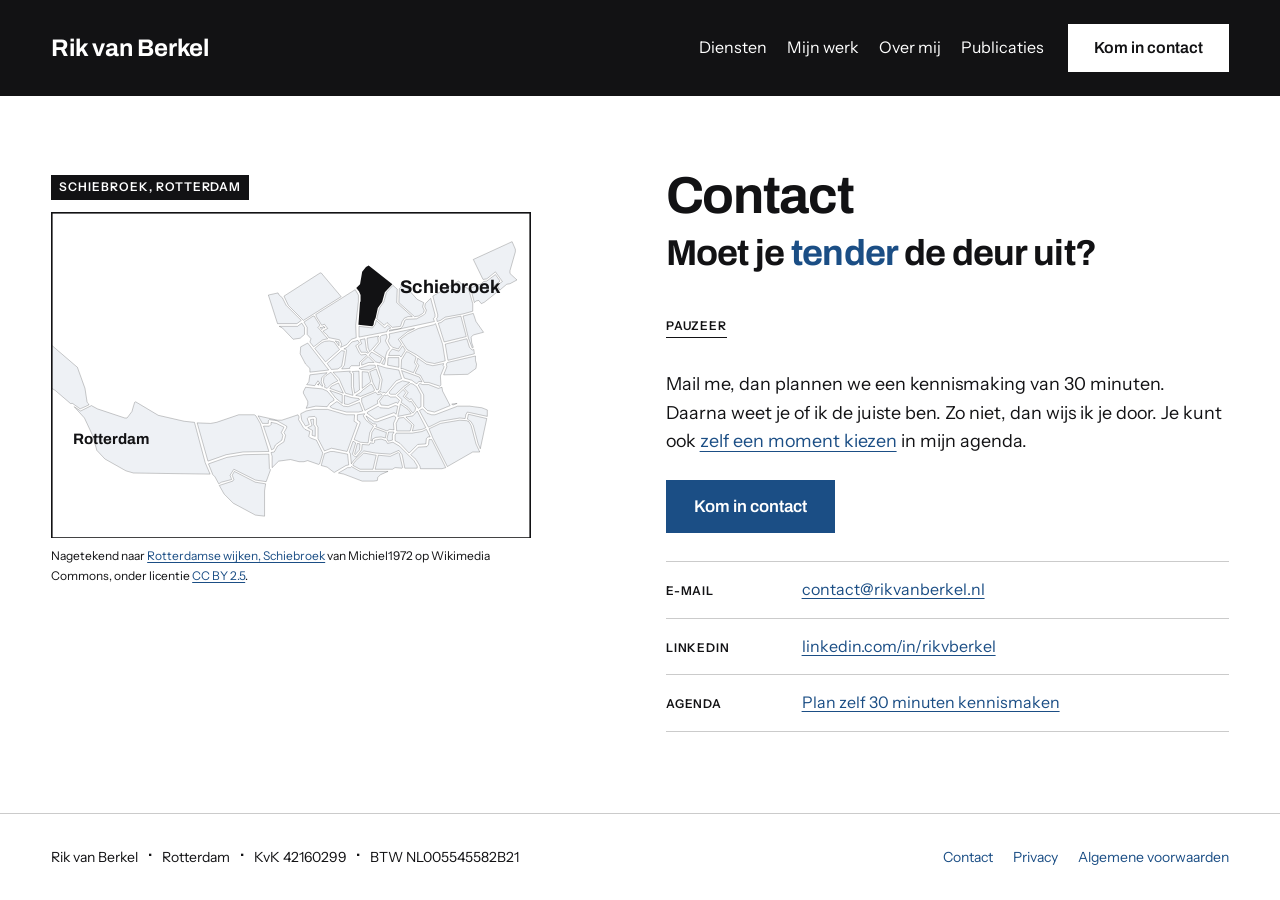
<file: contact.html>
<!DOCTYPE html>
<html lang="nl">
<head>
  <meta charset="UTF-8">
  <meta http-equiv="Content-Security-Policy" content="default-src 'none'; script-src 'self'; style-src 'self'; font-src 'self'; img-src 'self' https://rvb.goatcounter.com; connect-src https://rvb.goatcounter.com; base-uri 'none'; form-action 'none'; upgrade-insecure-requests">
  <meta name="viewport" content="width=device-width, initial-scale=1.0">
  <title>Contact, Rik van Berkel in Rotterdam</title>
  <meta name="description" content="Mail Rik van Berkel uit Rotterdam voor een kennismaking van 30 minuten over je tender, subsidieaanvraag of programma.">
  <link rel="canonical" href="https://www.rikvanberkel.nl/contact.html">
  <meta property="og:type" content="website">
  <meta property="og:locale" content="nl_NL">
  <meta property="og:title" content="Contact, Rik van Berkel in Rotterdam">
  <meta property="og:description" content="Mail Rik van Berkel uit Rotterdam voor een kennismaking van 30 minuten over je tender, subsidieaanvraag of programma.">
  <meta property="og:url" content="https://www.rikvanberkel.nl/contact.html">
  <meta property="og:image" content="https://www.rikvanberkel.nl/img/rik-deel-bank-1200.jpg">
  <meta property="og:image:width" content="1200">
  <meta property="og:image:height" content="630">
  <meta name="twitter:card" content="summary_large_image">
  <meta name="twitter:title" content="Contact, Rik van Berkel in Rotterdam">
  <meta name="twitter:description" content="Mail Rik van Berkel uit Rotterdam voor een kennismaking van 30 minuten over je tender, subsidieaanvraag of programma.">
  <meta name="twitter:image" content="https://www.rikvanberkel.nl/img/rik-deel-bank-1200.jpg">
  <link rel="icon" href="favicon.ico" sizes="any">
  <link rel="icon" type="image/png" href="img/favicon-512.png" sizes="512x512">
  <link rel="apple-touch-icon" href="img/apple-touch-icon.png">
  <link rel="preload" href="fonts/archivo-latin.woff2" as="font" type="font/woff2" crossorigin>
  <link rel="preload" href="fonts/instrument-sans-latin.woff2" as="font" type="font/woff2" crossorigin>
  <link rel="stylesheet" href="css/style.css?v=20261126a">
</head>
<body>
  <a class="skip-link" href="#main">Naar inhoud</a>

  <header class="site-header">
    <div class="header-inner">
      <a class="logo" href="index.html">Rik van Berkel</a>
      <div class="header-rechts">
        <nav class="site-nav" aria-label="Hoofdnavigatie">
          <ul>
            <li><a href="wat-ik-doe.html">Diensten</a></li>
            <li><a href="werk.html">Mijn werk</a></li>
            <li><a href="over-mij.html">Over mij</a></li>
            <li><a href="publicaties.html">Publicaties</a></li>
          </ul>
        </nav>
        <a class="knop" data-cta href="contact.html">Kom in contact</a>
      </div>
    </div>
  </header>

  <main id="main">
    <section class="sectie sectie-wit">
      <div class="binnen over-grid contact-grid">
        <div class="over-tekst">
          <h1 class="eerste-kop">Contact</h1>
          <h2 class="contact-vraag">
            <span class="visueel-verborgen">Moet je tender de deur uit, heb je regie nodig in je programma of sta je voor een strategische keuze?</span>
            <span class="wissel" aria-hidden="true" data-wissel data-wissel-interval="4500">
              <span class="wissel-item is-actief">Moet je <span class="accent">tender</span> de deur uit?</span>
              <span class="wissel-item">Regie nodig in je <span class="accent">programma</span>?</span>
              <span class="wissel-item">Sta je voor een strategische <span class="accent">keuze</span>?</span>
            </span>
          </h2>
          <button class="wissel-pauze" type="button" hidden>Pauzeer</button>
          <p class="contact-tekst">Mail me, dan plannen we een kennismaking van 30 minuten. Daarna weet je of ik de juiste ben. Zo niet, dan wijs ik je door. Je kunt ook <a data-goatcounter-click="boekingslink" href="https://calendar.proton.me/bookings#fL93uKgaOlSh7N32gCV-Oue0OS3LCKi7OaTmaF9KB7g=" target="_blank" rel="noopener">zelf een moment kiezen</a> in mijn agenda.</p>
          <div class="actie-rij contact-actie">
            <a class="knop knop-groot" data-cta data-goatcounter-click="kom-in-contact-contact" href="mailto:contact@rikvanberkel.nl?subject=Kennismaking">Kom in contact</a>
          </div>
          <ul class="contact-lijst">
            <li><span class="label">E-mail</span><a data-goatcounter-click="mailadres-contact" href="mailto:contact@rikvanberkel.nl?subject=Kennismaking">contact@rikvanberkel.nl</a></li>
            <li><span class="label">LinkedIn</span><a href="https://www.linkedin.com/in/rikvberkel" rel="noopener noreferrer">linkedin.com/in/rikvberkel</a></li>
            <li><span class="label">Agenda</span><a data-goatcounter-click="boekingslink" href="https://calendar.proton.me/bookings#fL93uKgaOlSh7N32gCV-Oue0OS3LCKi7OaTmaF9KB7g=" target="_blank" rel="noopener">Plan zelf 30 minuten kennismaken</a></li>
          </ul>
        </div>
        <figure class="locatie-kaart">
            <figcaption><span class="label">Schiebroek, Rotterdam</span></figcaption>
            <svg viewBox="0 0 890 606" role="img" aria-labelledby="kaart-titel">
              <title id="kaart-titel">Wijkkaart van Rotterdam, met Schiebroek uitgelicht</title>
              <rect class="kaart-zee" x="0" y="0" width="890" height="606"/>
              <path class="kaart-omgeving" d="M600 605L664 605L647 599L623 599ZM493 605L534 605L506 592ZM775 603L778 605L887 605L855 586L804 562L801 563L789 580L781 587L779 597ZM889 550L876 557L867 585L889 599ZM192 493L196 538L202 544L210 545L226 565L226 568L217 577L217 587L222 605L485 605L500 589L476 576L460 570L420 572L376 570L368 564L334 547L316 529L305 512L297 494ZM755 470L752 470L736 481L726 484L639 482L614 494L612 500L613 507L611 508L611 524L629 536L633 542L630 557L636 576L630 580L630 592L648 592L675 601L680 605L767 605L774 585L787 572L797 558L797 542L790 543L786 537L783 536L784 533ZM414 480L406 504L404 518L404 565L438 563L466 564L543 602L582 603L623 592L623 577L629 573L623 558L625 542L612 534L605 527L604 506L576 507L536 492L523 491L509 480L478 470L459 471L448 468L424 470ZM0 525L0 532L4 532L8 536L7 546L0 557L0 580L2 581L0 584L0 605L215 605L210 588L210 575L218 566L208 552L199 550L189 540L185 492L152 492L141 489L118 478L94 462ZM817 369L817 382L803 448L798 453L783 453L761 465L761 468L792 535L801 535L804 538L804 555L861 582L870 552L889 543L889 409L879 409L852 402L841 395L828 377ZM889 402L889 352L869 354L860 358L854 364L830 364L824 366L827 367L843 387L851 393L880 402ZM0 335L0 518L89 457L77 443L69 415L65 410L65 406L55 385L34 362ZM768 322L762 326L759 343L770 336ZM889 291L865 288L848 296L829 308L823 322L810 335L793 346L768 352L800 355L812 360L819 360L829 357L852 357L857 352L868 347L889 345ZM0 226L0 238L57 286L71 326L75 351L87 357L138 374L143 367L149 347L98 317L77 295L63 272L39 251ZM73 205L58 222L45 248L69 269L85 294L103 312L156 342L203 295L169 290L149 279L134 268L97 219L91 217L81 220ZM335 197L330 197L310 206L303 213L294 218L277 224L263 239L258 249L216 292L216 294L211 296L161 346L200 369L268 383L295 384L314 380L347 368L371 368L370 340L367 327L364 325L366 322L364 321L365 313L363 312L362 304L363 296L354 284L359 273L356 244ZM0 179L0 218L39 243L50 223ZM394 155L368 161L374 179L371 182L342 192L341 195L364 246L366 274L362 283L370 295L372 320L377 338L378 368L427 378L465 365L468 352L460 337L460 332L465 319L470 313L472 293L467 290L467 287L454 264L455 247L462 242L446 244L426 222L418 219L413 213ZM833 154L807 174L799 178L796 178L791 172L790 184L795 200L812 223L810 229L787 236L795 264L797 288L794 297L781 307L778 306L769 310L735 309L735 326L744 348L751 347L755 324L766 314L770 314L776 321L777 339L775 342L765 346L791 339L807 329L817 319L823 304L838 293L863 281L876 281L889 284L889 242L885 240L880 231L864 213L864 209L867 205L865 200ZM889 54L869 73L859 112L870 120L875 127L856 139L848 141L838 149L874 202L871 211L889 233ZM658 13L646 29L628 42L595 95L641 132L642 125L645 122L650 123L664 135L682 155L693 161L703 150L762 115L766 106L754 86L754 72L738 76ZM889 0L779 0L779 9L770 25L766 44L759 51L761 85L765 88L773 105L770 116L762 124L770 132L776 134L793 127L774 88L774 85L777 82L855 46L858 46L861 49L868 66L889 46ZM664 0L661 6L740 69L753 65L752 49L759 42L763 24L772 8L772 0ZM657 0L567 0L565 3L572 10L572 20L569 23L554 26L557 33L560 34L560 37L545 56L498 97L541 149L566 132L568 123L567 112L570 111L577 99L589 91L626 34L646 20ZM459 130L496 106L490 99L490 96L542 49L551 36L546 23L549 20L565 16L565 13L558 5L559 0L419 0L416 8L425 36L438 92L448 100L452 117ZM312 0L319 8L321 17L307 37L288 51L285 56L287 63L297 78L297 81L312 108L327 103L351 99L354 102L358 122L375 119L378 122L379 127L407 118L404 110L405 104L430 99L440 111L443 124L449 136L453 134L445 118L441 103L432 97L416 30L409 11L412 0L367 0L366 2L363 0ZM301 0L282 11L279 11L276 8L273 0L212 0L161 36L167 44L172 42L188 50L191 53L191 60L195 65L202 56L205 56L212 65L215 78L229 84L232 87L232 90L219 105L207 113L209 120L199 128L182 127L174 117L172 126L181 140L181 143L175 148L150 162L142 165L130 165L90 183L90 192L105 212L104 217L133 256L145 268L170 283L210 289L252 246L257 236L275 216L285 215L300 207L309 199L341 185L365 177L366 174L360 161L360 158L363 155L416 142L424 142L430 149L444 140L436 125L434 114L428 106L412 110L415 121L412 124L380 134L375 134L372 131L371 126L355 130L352 127L347 106L314 115L307 114L278 60L280 50L302 32L314 14L311 8ZM0 0L0 171L53 217L73 196L78 199L84 213L90 210L96 211L83 193L83 181L87 177L129 158L141 158L149 155L172 142L173 140L165 127L168 112L171 109L175 109L184 120L197 121L201 118L199 112L216 99L224 89L212 84L208 80L205 66L203 64L201 68L194 73L185 63L183 55L171 49L169 51L162 49L153 37L153 34L157 30L202 0Z"/>
              <path class="kaart-wijk" d="M312 507L321 523L338 540L379 562L396 564L396 517L398 504L379 501L340 481L336 488L339 496L337 499ZM533 484L543 486L577 499L598 499L605 498L606 492L611 487L625 481L573 481L557 472L555 474L550 474ZM407 478L405 476L404 449L357 450L326 455L292 467L300 487L304 491L311 504L316 501L335 496L332 488L339 477L379 497L399 500ZM560 468L560 470L573 477L597 477L603 451L580 447L564 462ZM646 448L644 446L629 453L607 451L601 477L633 477L638 474L651 475L652 474ZM501 470L512 473L525 483L547 470L552 469L550 449L524 444L518 444L507 448ZM573 430L568 429L563 448L564 450L572 441ZM667 450L677 459L684 471L685 476L725 476L732 474L706 422L701 422L700 431L697 435L681 436ZM553 445L555 448L557 467L560 462L580 443L602 447L629 449L645 442L651 450L656 475L679 475L679 471L673 461L646 434L634 427L624 429L621 424L612 421L600 423L600 427L598 429L592 428L590 432L577 431L576 441L566 454L564 454L559 449L565 428L560 425ZM636 408L626 408L623 420L625 425L633 423L633 413ZM703 417L696 403L688 407L670 410L640 410L638 414L638 424L647 429L664 447L680 431L695 430L696 420L699 417ZM593 424L596 425L596 421L602 418L612 417L620 419L622 409L600 401L595 409ZM408 390L408 394L405 397L394 397L409 441L413 439L416 432L428 423L430 414L427 409L432 399L418 392ZM771 387L758 386L722 392L701 402L708 419L735 472L782 445L795 445L788 430L779 396L775 389ZM481 385L484 396L476 400L485 405L484 414L490 416L490 399L487 394L487 384ZM645 382L640 392L641 406L666 406L669 395L654 381ZM584 378L589 387L597 393L602 393L604 395L602 398L623 406L628 403L636 404L635 392L639 383L639 380L636 378L605 389L600 389ZM458 376L428 386L420 386L384 378L392 392L403 392L403 387L405 385L419 387L437 397L437 400L432 409L435 414L432 426L420 434L414 445L408 446L410 453L410 474L422 462L444 459L460 463L469 463L476 461L496 468L498 467L504 447L492 423L481 419L478 416L480 407L471 403L468 400L459 385L460 380ZM380 378L377 376L348 376L307 390L296 392L271 391L291 462L325 450L356 445L404 444L388 392ZM774 375L772 384L779 389L783 396L792 430L796 439L808 383ZM568 376L568 386L573 389L573 392L562 422L574 427L588 428L591 409L598 397L584 386L579 378L582 374ZM679 369L671 378L658 380L673 395L670 406L688 403L695 400ZM463 374L465 386L472 397L479 394L475 383L478 380L489 379L492 382L492 394L495 399L495 420L507 443L520 438L549 444L568 392L562 388L563 376L547 376L513 366L487 366L473 369ZM809 379L809 367L799 363L776 360L754 360L712 376L706 376L697 373L689 365L683 368L700 399L722 388L758 382L768 383L769 376L772 371ZM643 360L638 359L626 364L610 363L607 360L587 371L586 373L601 384L604 384L636 372L640 375ZM648 356L643 379L668 374L662 366ZM753 355L743 356L745 358ZM517 361L522 364L548 371L570 371L578 369L572 353L551 361L542 360L531 352L529 352ZM43 361L62 382L77 414L85 442L100 458L139 480L153 484L295 486L286 465L266 390L247 388L199 377L157 352L155 353L150 370L141 382L137 382L86 365L75 359L55 369ZM544 340L544 356L551 357L572 348L571 346L557 344ZM609 351L612 358L625 359L640 353L643 355L646 349L639 343L629 343L623 339L621 341L618 339ZM612 337L606 339L602 334L576 345L576 352L582 368L606 355L605 350L614 340ZM517 331L528 345L540 355L540 339ZM653 329L642 340L651 348L649 353L662 362L671 373L675 368L676 363L668 351L665 352L653 342L658 335ZM468 333L468 336L476 351L476 357L473 364L491 360L512 361L517 354L525 349L524 346L512 332L503 328L472 325ZM600 330L595 320L593 319L577 331L575 334L565 340L574 342L599 332ZM681 321L691 339L691 361L698 368L711 371L740 359L726 332L725 325L718 327L700 320L689 320L684 318ZM667 318L655 327L662 335L657 342L665 348L668 346L681 364L686 361L686 339L678 324L671 319ZM517 327L542 336L533 317L520 323ZM665 316L652 313L641 318L628 333L627 336L630 338L639 338L655 323ZM512 298L480 302L478 315L474 320L489 322L495 313L498 317L494 320L497 321L496 320L498 318L502 323L504 323L501 315L502 307ZM519 297L510 303L506 307L505 315L508 322L507 325L512 327L520 319L532 313ZM588 297L577 296L577 327L593 315ZM571 295L558 296L561 299L561 324L563 336L572 330ZM523 297L534 309L546 336L560 340L557 324L557 300L554 298L555 295ZM650 294L655 308L669 312L677 318L679 318L682 314L688 315L683 306ZM603 291L591 296L597 317L604 330L607 329L610 311ZM605 284L614 311L611 330L606 334L607 335L612 333L615 336L617 334L621 336L640 313L650 309L645 293L621 289ZM601 284L590 284L571 290L575 292L590 293L602 288ZM680 271L678 279L682 285L675 299L685 303L692 316L700 316L721 323L723 321L722 304L729 287L727 285L728 281L708 285L696 282ZM625 270L624 284L645 288L645 270ZM599 279L588 268L576 279L576 284L589 279ZM787 267L735 279L733 282L734 287L728 302L773 301L788 290L789 282L787 275ZM593 261L590 266L602 278L610 280L614 271L595 260ZM659 259L650 274L649 291L651 290L672 298L678 285L674 279L677 269L663 260ZM544 258L539 257L512 281L520 292L532 291L539 286ZM657 256L652 248L645 258L633 254L628 260L626 266L646 266L649 269ZM0 246L0 326L8 331L36 355L40 355L54 365L70 358L70 356L67 353L63 327L49 288ZM463 250L462 263L472 282L480 290L480 297L515 293L476 243ZM527 239L534 248L534 241ZM525 241L516 239L507 240L501 243L489 253L509 278L535 255ZM569 238L558 241L549 251L543 254L546 254L548 256L544 284L539 291L554 290L554 288L557 285L572 285L572 279L586 266L584 264L575 265L572 262L565 248L572 243ZM771 235L731 245L736 275L785 263L784 255L781 256L776 251ZM573 237L576 244L570 248L570 250L575 260L584 260L588 262L589 261L585 256L582 235ZM608 230L586 234L588 252L591 259L607 241L606 232ZM622 227L613 229L610 232L611 241L598 257L619 271L613 281L618 283L620 276L620 268L623 259L628 253L620 239L623 232ZM674 216L627 226L628 232L625 239L629 247L634 251L644 254L650 245L644 236L661 222ZM508 215L506 212L503 214L499 214L502 218L506 214ZM648 236L660 255L678 265L696 278L711 281L731 276L726 245L713 207L710 209L681 216L661 226ZM470 227L470 214L465 206L457 212L423 212L429 215L449 236L462 234ZM630 215L624 210L619 215L603 201L601 209L596 215L571 212L571 232L623 222L624 218ZM760 193L731 199L723 205L718 206L729 241L770 231ZM488 193L486 193L469 204L475 214L475 227L482 235L480 241L487 250L504 237L513 235L495 214L498 211L498 209ZM783 188L764 193L774 234L781 252L783 251L780 242L779 232L783 228L802 223L788 203ZM704 160L694 170L693 176L696 182L694 188L691 191L678 198L659 199L656 201L653 210L649 216L628 219L627 221L711 203L709 198L712 194L712 190ZM403 154L420 207L456 207L464 201L436 173L429 159L423 154L421 150ZM564 144L491 190L492 194L502 210L507 208L513 216L504 221L512 228L515 233L535 237L539 245L537 251L548 246L557 236L566 233L565 210L570 166L570 154ZM634 136L622 149L617 167L609 178L604 198L618 210L623 205L633 214L648 212L651 203L655 197L662 194L670 194L641 168L642 143ZM649 133L649 139L646 142L645 168L674 194L681 193L688 189L691 186L692 182L689 176L691 168L679 162L661 142ZM756 128L708 156L717 190L717 195L715 197L716 203L722 201L731 195L764 189L782 184L782 170L774 142L767 139ZM824 116L808 128L802 129L798 133L778 141L785 168L788 165L793 164L798 170L804 167L829 147L822 136L831 130L832 127ZM501 113L499 113L432 156L440 173L468 201L538 157ZM855 55L783 88L801 125L808 124L824 111L837 129L827 136L832 145L845 134L851 133L864 126L851 114L851 109L861 74L861 69Z"/>
              <path class="kaart-uitgelicht" d="M589 99L584 102L577 111L573 134L566 141L571 147L574 154L574 166L573 167L570 209L596 212L598 209L599 203L602 196L606 178L614 167L619 149L633 134Z"/>
              <text class="kaart-tekst kaart-tekst-uitgelicht" x="648" y="150">Schiebroek</text>
              <text class="kaart-tekst kaart-tekst-plaats" x="40" y="430">Rotterdam</text>
              <rect class="kaart-kader" x="1.5" y="1.5" width="887" height="603"/>
            </svg>
            <p class="kaart-bron">Nagetekend naar <a href="https://commons.wikimedia.org/wiki/File:Rotterdamse_wijken-schiebroek.PNG" rel="noopener noreferrer">Rotterdamse wijken, Schiebroek</a> van Michiel1972 op Wikimedia Commons, onder licentie <a href="https://creativecommons.org/licenses/by/2.5/" rel="noopener noreferrer">CC BY 2.5</a>.</p>
          </figure>
      </div>
    </section>
  </main>

  <footer class="site-footer">
    <div class="footer-inner">
      <p class="footer-meta">Rik van Berkel <span class="footer-sep" aria-hidden="true">&#183;</span> Rotterdam <span class="footer-sep" aria-hidden="true">&#183;</span> KvK 42160299 <span class="footer-sep" aria-hidden="true">&#183;</span> BTW NL005545582B21</p>
      <div class="footer-links">
        <a href="contact.html">Contact</a>
        <a href="privacy.html">Privacy</a>
        <a href="av.html">Algemene voorwaarden</a>
      </div>
    </div>
  </footer>

  <script src="js/main.js?v=20261022"></script>
  <script data-goatcounter="https://rvb.goatcounter.com/count" async src="js/goatcounter-count.js?v=2.7.0"></script>
</body>
</html>
</file>
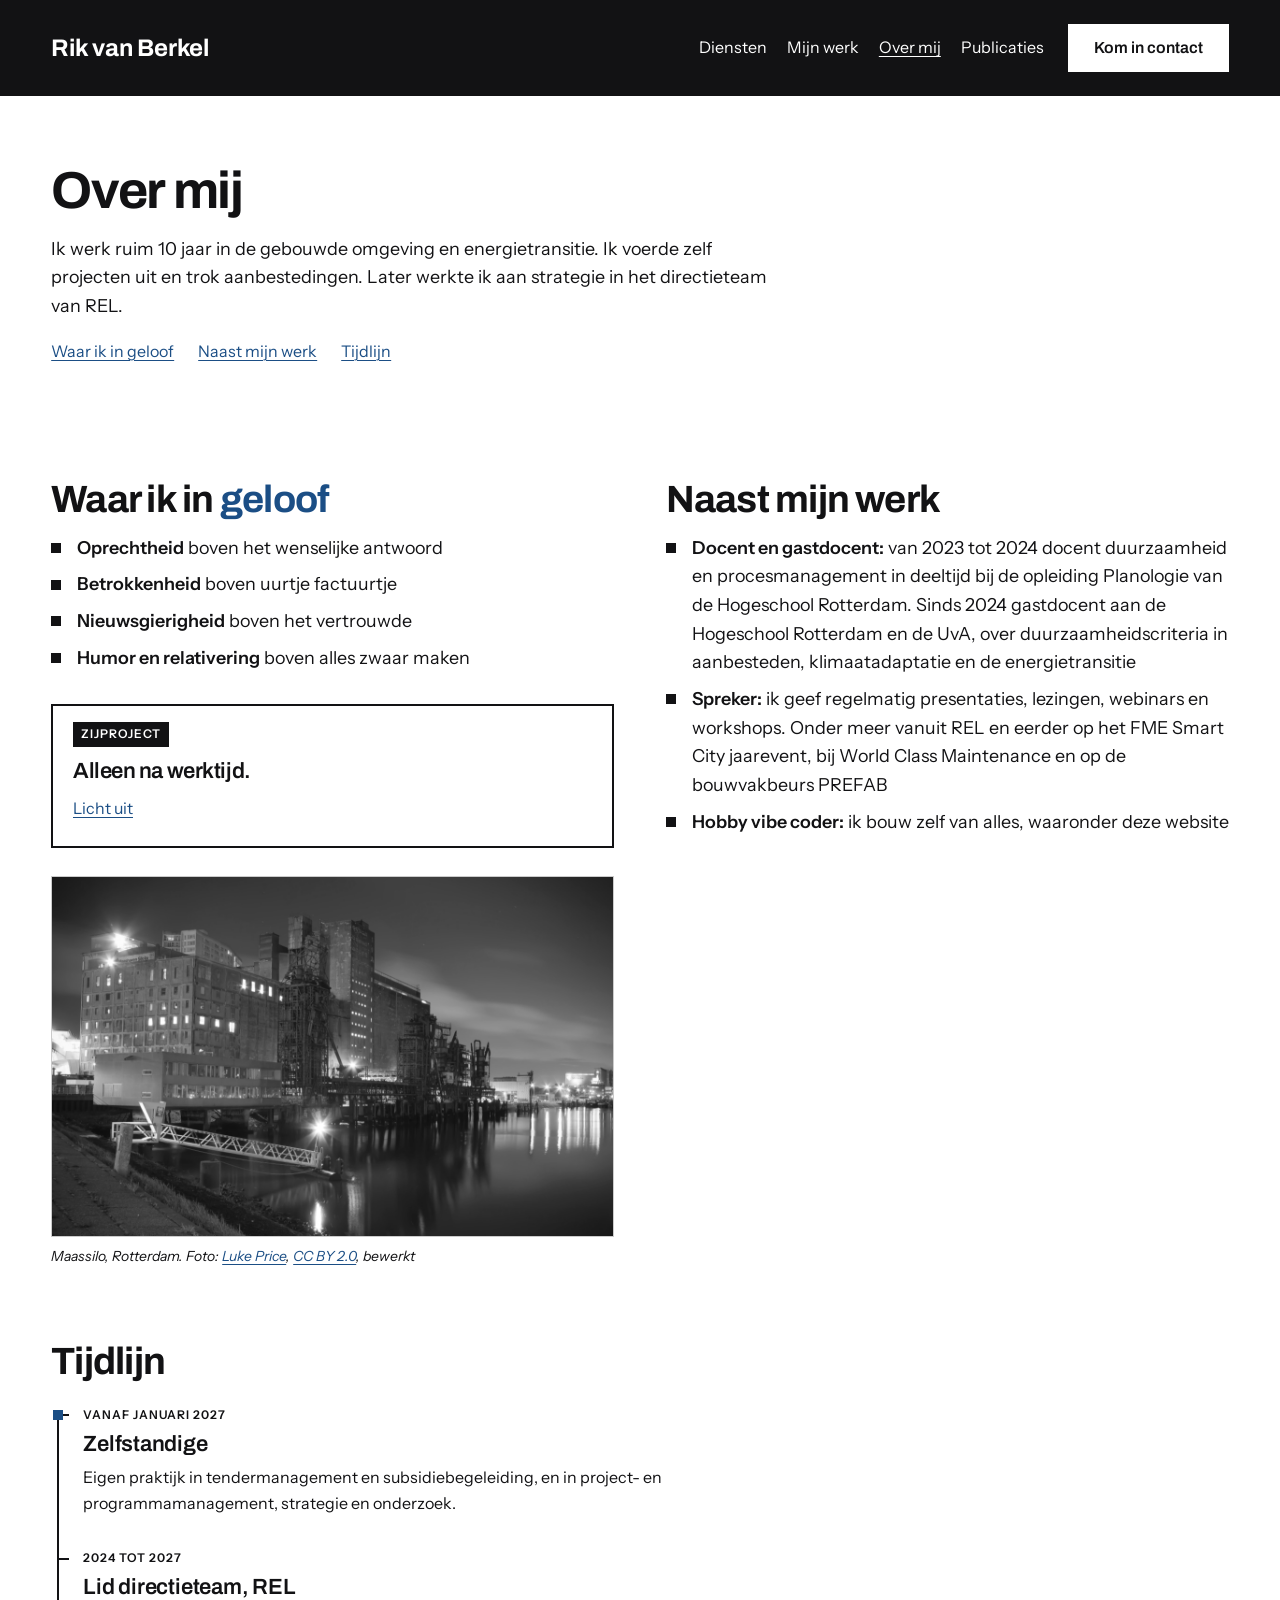
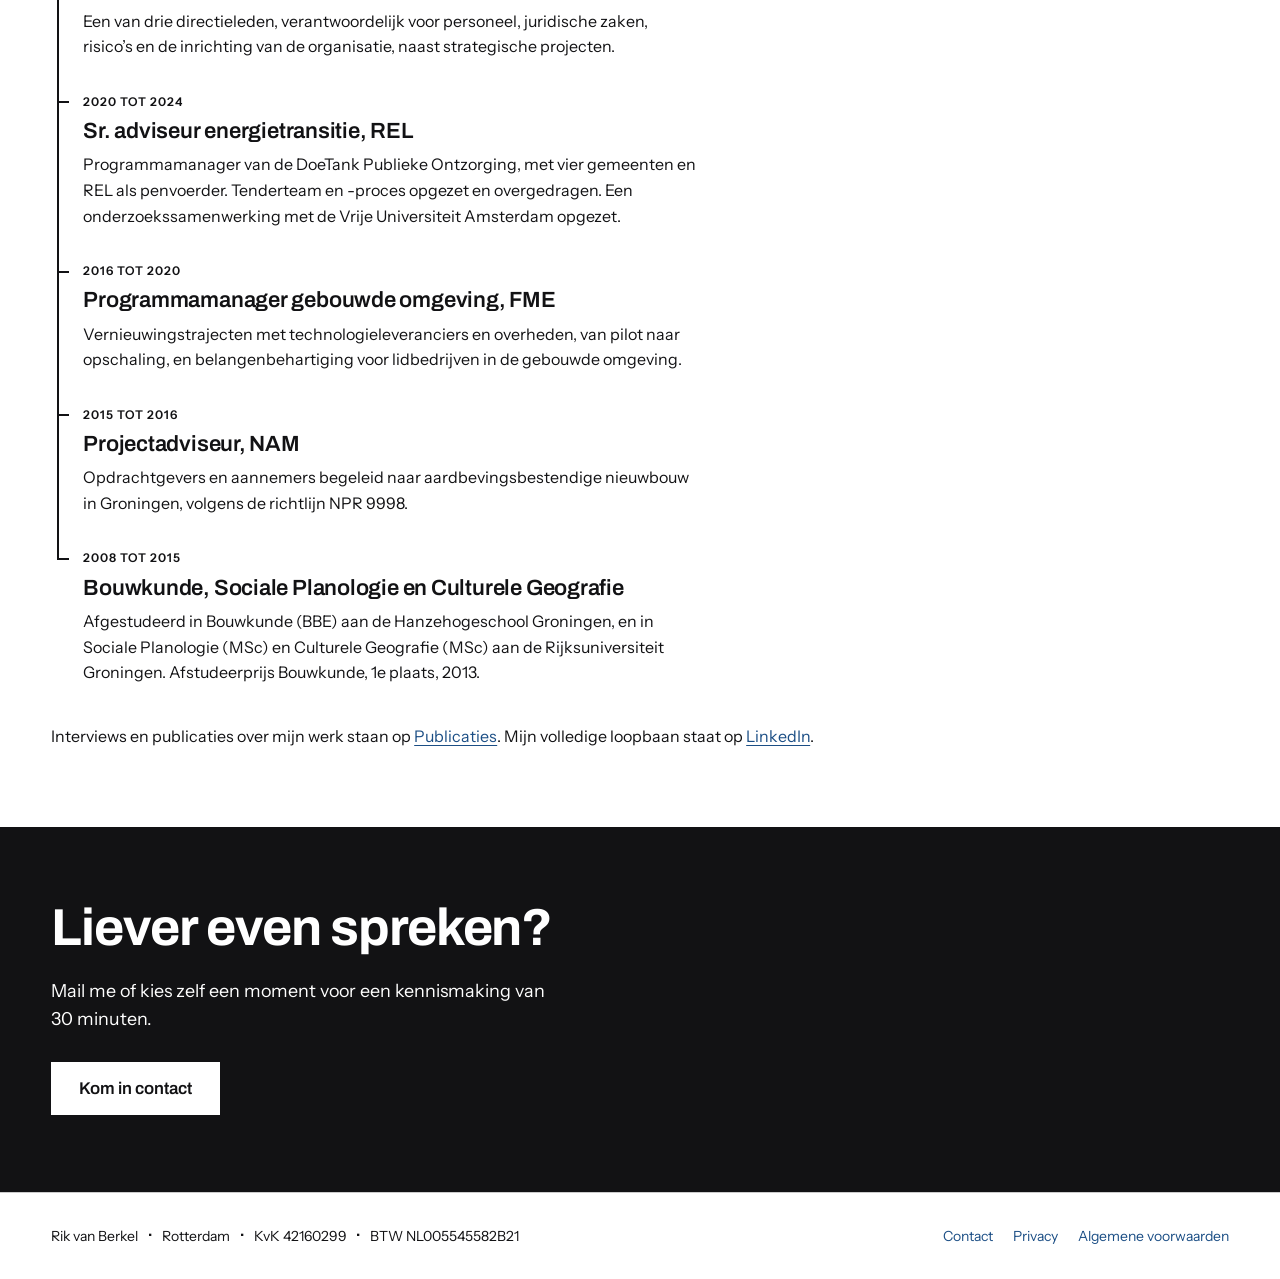
<file: over-mij.html>
<!DOCTYPE html>
<html lang="nl">
<head>
  <meta charset="UTF-8">
  <meta http-equiv="Content-Security-Policy" content="default-src 'none'; script-src 'self'; style-src 'self'; font-src 'self'; img-src 'self' https://rvb.goatcounter.com; connect-src https://rvb.goatcounter.com; base-uri 'none'; form-action 'none'; upgrade-insecure-requests">
  <meta name="viewport" content="width=device-width, initial-scale=1.0">
  <title>Over Rik van Berkel, tender- en programmamanager</title>
  <meta name="description" content="Tender- en programmamanager in de energietransitie, met een achtergrond in bouwkunde en planologie. Loopbaan sinds 2015, van NAM en FME tot de directie van REL.">
  <link rel="canonical" href="https://www.rikvanberkel.nl/over-mij.html">
  <meta property="og:type" content="website">
  <meta property="og:locale" content="nl_NL">
  <meta property="og:title" content="Over Rik van Berkel, tender- en programmamanager">
  <meta property="og:description" content="Tender- en programmamanager in de energietransitie, met een achtergrond in bouwkunde en planologie. Loopbaan sinds 2015, van NAM en FME tot de directie van REL.">
  <meta property="og:url" content="https://www.rikvanberkel.nl/over-mij.html">
  <meta property="og:image" content="https://www.rikvanberkel.nl/img/rik-deel-bank-1200.jpg">
  <meta property="og:image:width" content="1200">
  <meta property="og:image:height" content="630">
  <meta name="twitter:card" content="summary_large_image">
  <meta name="twitter:title" content="Over Rik van Berkel, tender- en programmamanager">
  <meta name="twitter:description" content="Tender- en programmamanager in de energietransitie, met een achtergrond in bouwkunde en planologie. Loopbaan sinds 2015, van NAM en FME tot de directie van REL.">
  <meta name="twitter:image" content="https://www.rikvanberkel.nl/img/rik-deel-bank-1200.jpg">
  <link rel="icon" href="favicon.ico" sizes="any">
  <link rel="icon" type="image/png" href="img/favicon-512.png" sizes="512x512">
  <link rel="apple-touch-icon" href="img/apple-touch-icon.png">
  <link rel="preload" href="fonts/archivo-latin.woff2" as="font" type="font/woff2" crossorigin>
  <link rel="preload" href="fonts/instrument-sans-latin.woff2" as="font" type="font/woff2" crossorigin>
  <link rel="stylesheet" href="css/style.css?v=20261126a">
</head>
<body>
  <a class="skip-link" href="#main">Naar inhoud</a>

  <header class="site-header">
    <div class="header-inner">
      <a class="logo" href="index.html">Rik van Berkel</a>
      <div class="header-rechts">
        <nav class="site-nav" aria-label="Hoofdnavigatie">
          <ul>
            <li><a href="wat-ik-doe.html">Diensten</a></li>
            <li><a href="werk.html">Mijn werk</a></li>
            <li><a href="over-mij.html" aria-current="page">Over mij</a></li>
            <li><a href="publicaties.html">Publicaties</a></li>
          </ul>
        </nav>
        <a class="knop" data-cta href="contact.html">Kom in contact</a>
      </div>
    </div>
  </header>

  <main id="main">
    <section class="pagina-intro">
      <div class="binnen zwaartepunt">
        <div class="zwaar">
          <h1>Over mij</h1>
          <p class="lead">Ik werk ruim 10 jaar in de gebouwde omgeving en energietransitie. Ik voerde zelf projecten uit en trok aanbestedingen. Later werkte ik aan strategie in het directieteam van REL.</p>
          <nav aria-label="Op deze pagina">
            <ul class="linklijst ankerlinks">
              <li><a href="#geloof">Waar ik in geloof</a></li>
              <li><a href="#naast-werk">Naast mijn werk</a></li>
              <li><a href="#tijdlijn">Tijdlijn</a></li>
            </ul>
          </nav>
        </div>
      </div>
    </section>

    <section class="sectie sectie-wit">
      <div class="binnen over-grid">
        <div class="over-tekst">
          <h2 class="kop-sectie" id="geloof">Waar ik in <span class="accent">geloof</span></h2>
          <!-- [html-validate-disable-next no-redundant-role -- Safari ziet een lijst zonder opsommingstekens anders niet als lijst] -->
          <ul class="kernpunten" role="list">
            <li><strong>Oprechtheid</strong> boven het wenselijke antwoord</li>
            <li><strong>Betrokkenheid</strong> boven uurtje factuurtje</li>
            <li><strong>Nieuwsgierigheid</strong> boven het vertrouwde</li>
            <li><strong>Humor en relativering</strong> boven alles zwaar maken</li>
          </ul>
          <details class="geheim">
            <summary>
              <span class="label">Zijproject</span>
              <span class="geheim-tekst">Alleen na werktijd.</span>
              <span class="geheim-knop"><span class="geheim-dicht">Licht uit</span><span class="geheim-open">Licht aan</span></span>
            </summary>
            <div class="geheim-inhoud">
              <p class="geheim-naam">DJ All-electric</p>
              <p class="geheim-boek"><a href="https://www.late2theparty.nl/#contact" rel="noopener noreferrer" data-goatcounter-click="boek-dj">Bedrijfsfeestje? Boek me</a></p>
              <p>DJ uit Rotterdam. UK Garage, Italo Disco, 90&#8217;s bangers.</p>
              <p class="geheim-links"><a href="https://www.late2theparty.nl" rel="noopener noreferrer">late2theparty.nl</a> <a href="https://www.late2theparty.nl/nieuwsbrief/" rel="noopener noreferrer">Nieuwsbrief Late 2 The Party</a></p>
            </div>
          </details>
          <figure class="foto"><img src="img/foto/maassilo-nacht-1200.jpg" alt="De Maassilo bij avond, met lichten die spiegelen in de Maashaven" width="1200" height="768" loading="lazy"><figcaption>Maassilo, Rotterdam. Foto: <a href="https://www.flickr.com/photos/80192717@N08/10333110254/" rel="noopener noreferrer">Luke Price</a>, <a href="https://creativecommons.org/licenses/by/2.0/deed.nl" rel="noopener noreferrer">CC BY 2.0</a>, bewerkt</figcaption></figure>
        </div>
        <div class="over-tekst">
          <h2 class="eerste-kop kop-sectie" id="naast-werk">Naast mijn werk</h2>
          <!-- [html-validate-disable-next no-redundant-role -- Safari ziet een lijst zonder opsommingstekens anders niet als lijst] -->
          <ul class="kernpunten" role="list">
            <li><strong>Docent en gastdocent:</strong> van 2023 tot 2024 docent duurzaamheid en procesmanagement in deeltijd bij de opleiding Planologie van de Hogeschool Rotterdam. Sinds 2024 gastdocent aan de Hogeschool Rotterdam en de UvA, over duurzaamheidscriteria in aanbesteden, klimaatadaptatie en de energietransitie</li>
            <li><strong>Spreker:</strong> ik geef regelmatig presentaties, lezingen, webinars en workshops. Onder meer vanuit REL en eerder op het FME Smart City jaarevent, bij World Class Maintenance en op de bouwvakbeurs PREFAB</li>
            <li><strong>Hobby vibe coder:</strong> ik bouw zelf van alles, waaronder deze website</li>
          </ul>
        </div>
      </div>
    </section>

    <section class="sectie sectie-wit">
      <div class="binnen">
        <h2 class="kop-sectie" id="tijdlijn">Tijdlijn</h2>
        <div class="tijdlijn-grid">
          <!-- [html-validate-disable-next no-redundant-role, prefer-native-element -- Safari ziet een lijst zonder nummers anders niet als lijst] -->
          <ol class="tijdlijn ladderlijn" role="list">
            <li class="is-huidig">
              <span class="periode">Vanaf januari 2027</span>
              <h3>Zelfstandige</h3>
              <p>Eigen praktijk in tendermanagement en subsidiebegeleiding, en in project- en programmamanagement, strategie en onderzoek.</p>
            </li>
            <li>
              <span class="periode">2024 tot 2027</span>
              <h3>Lid directieteam, REL</h3>
              <p>Een van drie directieleden, verantwoordelijk voor personeel, juridische zaken, risico&#8217;s en de inrichting van de organisatie, naast strategische projecten.</p>
            </li>
            <li>
              <span class="periode">2020 tot 2024</span>
              <h3>Sr. adviseur energietransitie, REL</h3>
              <p>Programmamanager van de DoeTank Publieke Ontzorging, met vier gemeenten en REL als penvoerder. Tenderteam en -proces opgezet en overgedragen. Een onderzoekssamenwerking met de Vrije Universiteit Amsterdam opgezet.</p>
            </li>
            <li>
              <span class="periode">2016 tot 2020</span>
              <h3>Programma&shy;manager gebouwde omgeving, FME</h3>
              <p>Vernieuwingstrajecten met technologieleveranciers en overheden, van pilot naar opschaling, en belangenbehartiging voor lidbedrijven in de gebouwde omgeving.</p>
            </li>
            <li>
              <span class="periode">2015 tot 2016</span>
              <h3>Project&shy;adviseur, NAM</h3>
              <p>Opdrachtgevers en aannemers begeleid naar aardbevingsbestendige nieuwbouw in Groningen, volgens de richtlijn NPR 9998.</p>
            </li>
            <li>
              <span class="periode">2008 tot 2015</span>
              <h3>Bouwkunde, Sociale Planologie en Culturele Geografie</h3>
              <p>Afgestudeerd in Bouwkunde (BBE) aan de Hanzehogeschool Groningen, en in Sociale Planologie (MSc) en Culturele Geografie (MSc) aan de Rijksuniversiteit Groningen. Afstudeerprijs Bouwkunde, 1e plaats, 2013.</p>
            </li>
          </ol>
        </div>
        <p class="tijdlijn-verder">Interviews en publicaties over mijn werk staan op <a href="publicaties.html">Publicaties</a>. Mijn volledige loopbaan staat op <a href="https://www.linkedin.com/in/rikvberkel" rel="noopener noreferrer">LinkedIn</a>.</p>
      </div>
    </section>

    <section class="sectie sectie-zwart">
      <div class="binnen zwaartepunt">
        <div class="zwaar">
          <h2>Liever even spreken?</h2>
          <p class="lead">Mail me of kies zelf een moment voor een kennismaking van 30 minuten.</p>
          <div class="actie-rij">
            <a class="knop knop-groot" data-cta data-goatcounter-click="kom-in-contact-over-mij" href="contact.html">Kom in contact</a>
          </div>
        </div>
      </div>
    </section>
  </main>

  <footer class="site-footer">
    <div class="footer-inner">
      <p class="footer-meta">Rik van Berkel <span class="footer-sep" aria-hidden="true">&#183;</span> Rotterdam <span class="footer-sep" aria-hidden="true">&#183;</span> KvK 42160299 <span class="footer-sep" aria-hidden="true">&#183;</span> BTW NL005545582B21</p>
      <div class="footer-links">
        <a href="contact.html">Contact</a>
        <a href="privacy.html">Privacy</a>
        <a href="av.html">Algemene voorwaarden</a>
      </div>
    </div>
  </footer>

  <script src="js/main.js?v=20261022"></script>
  <script data-goatcounter="https://rvb.goatcounter.com/count" async src="js/goatcounter-count.js?v=2.7.0"></script>
</body>
</html>
</file>
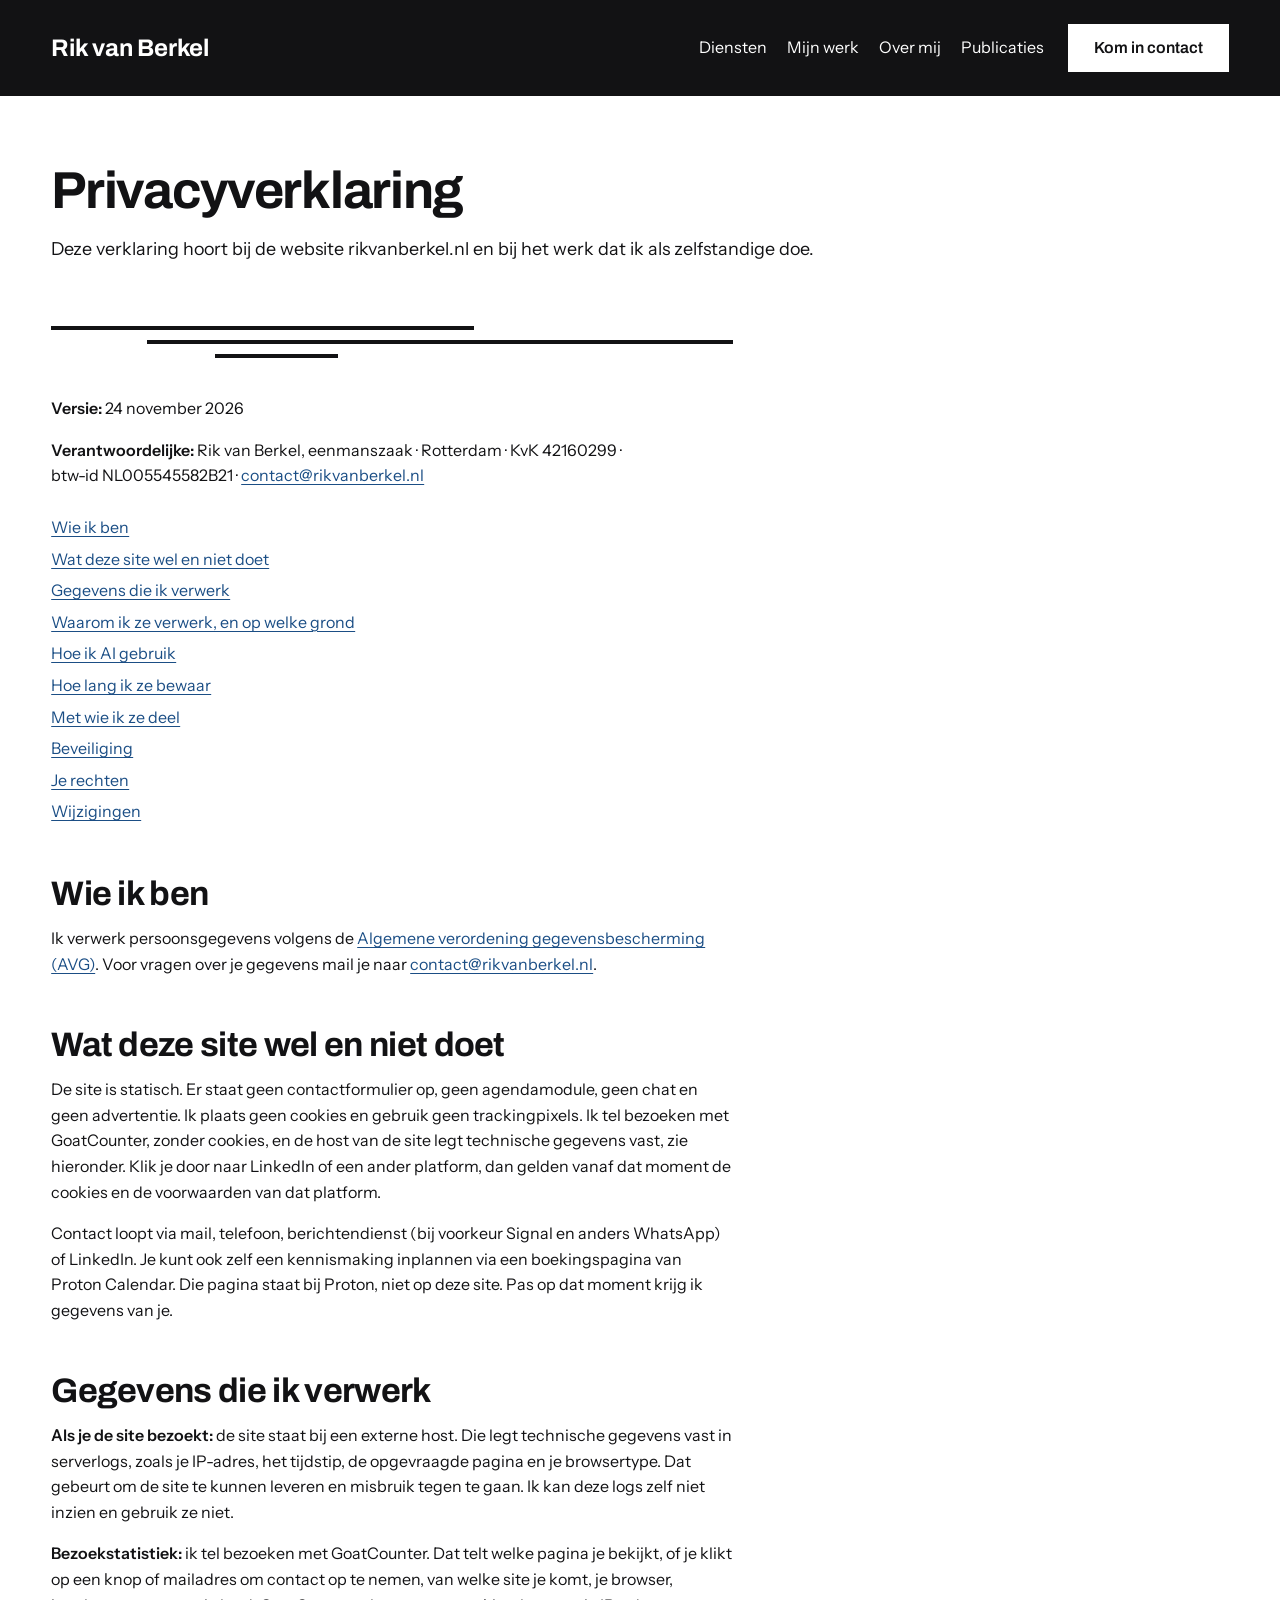
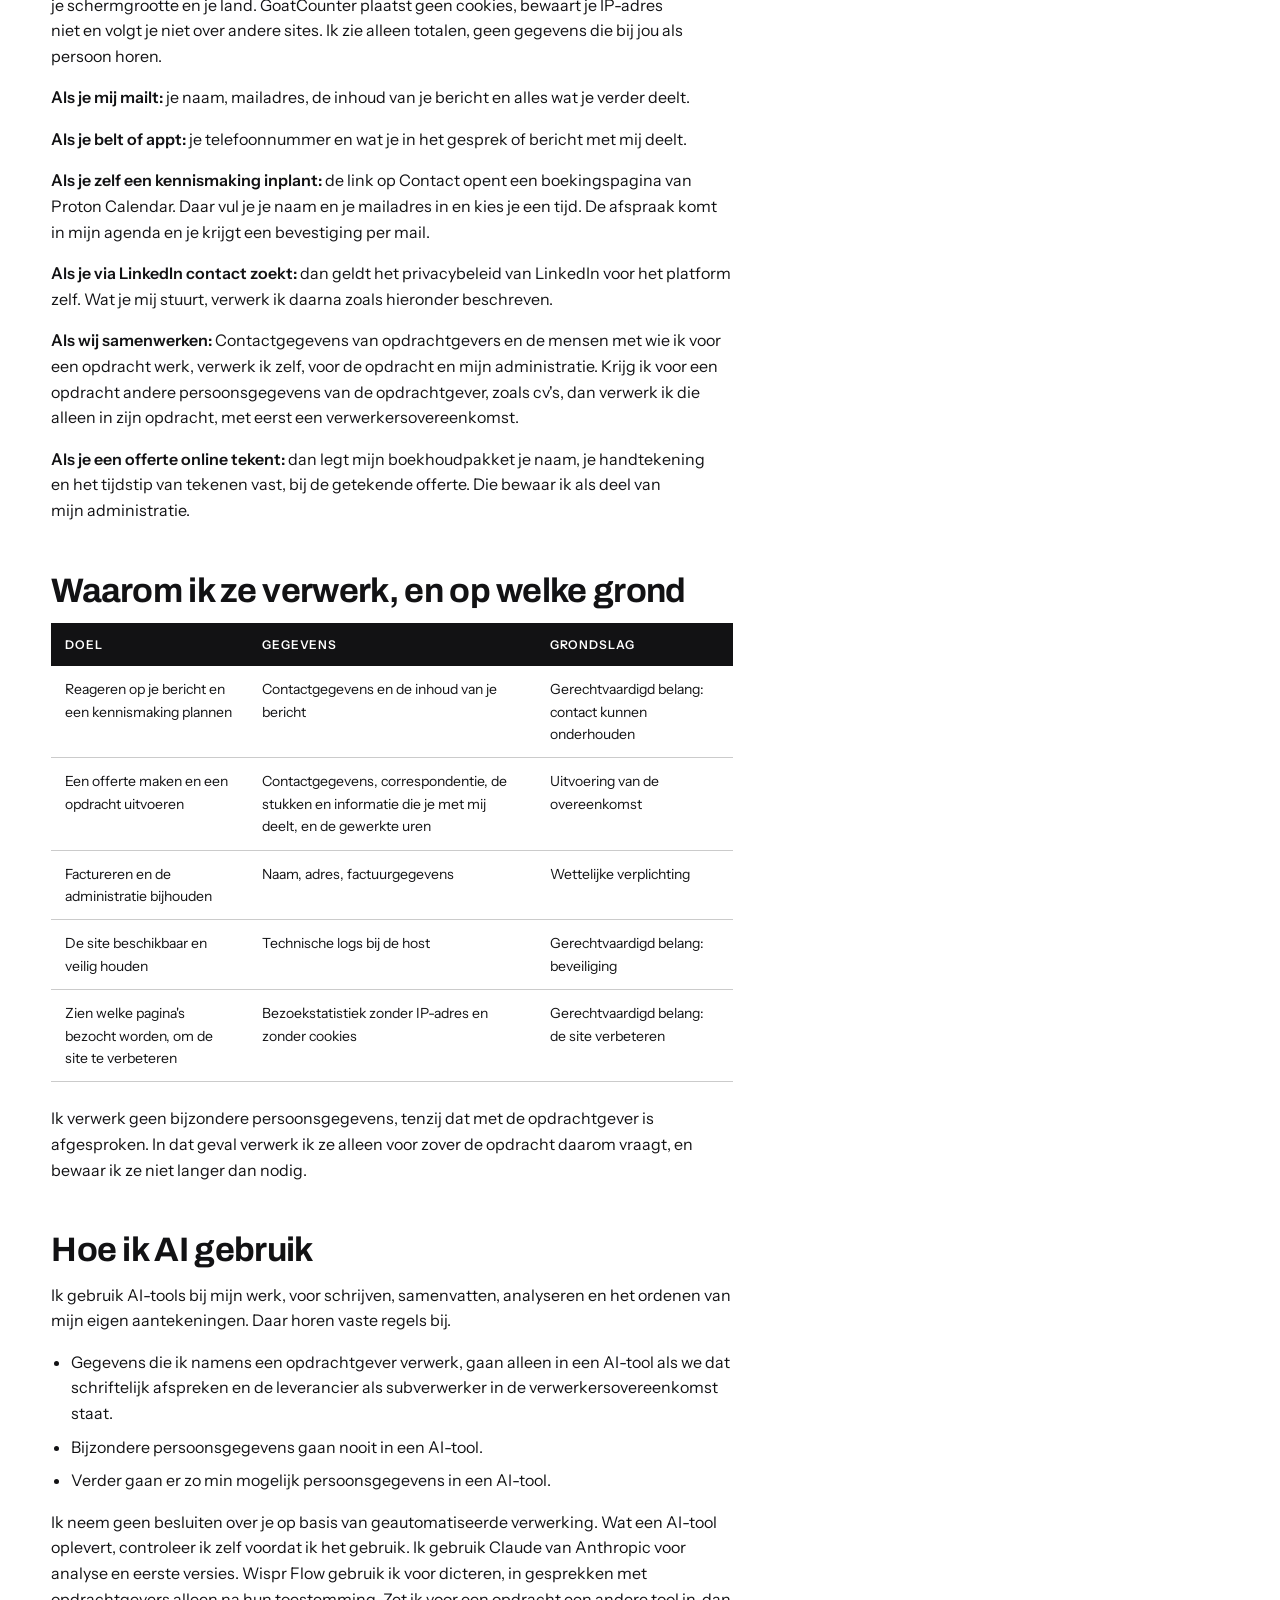
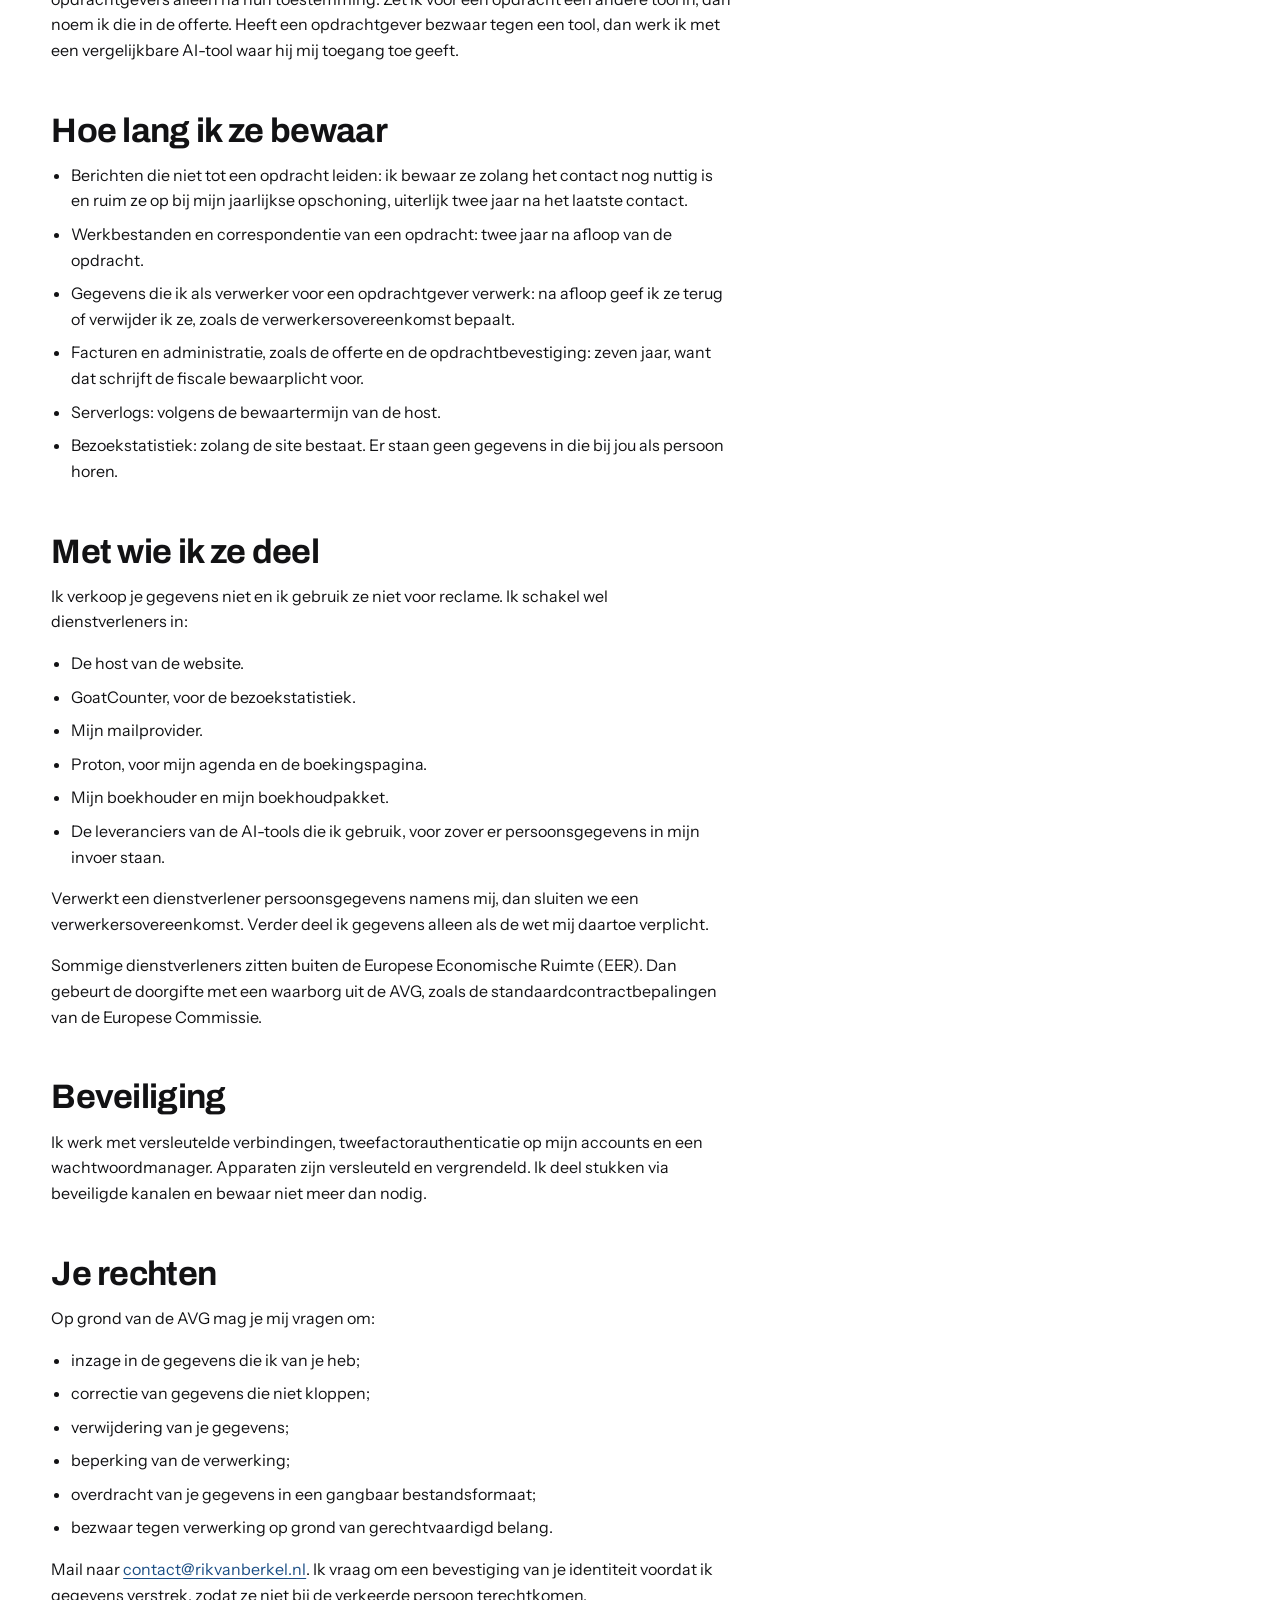
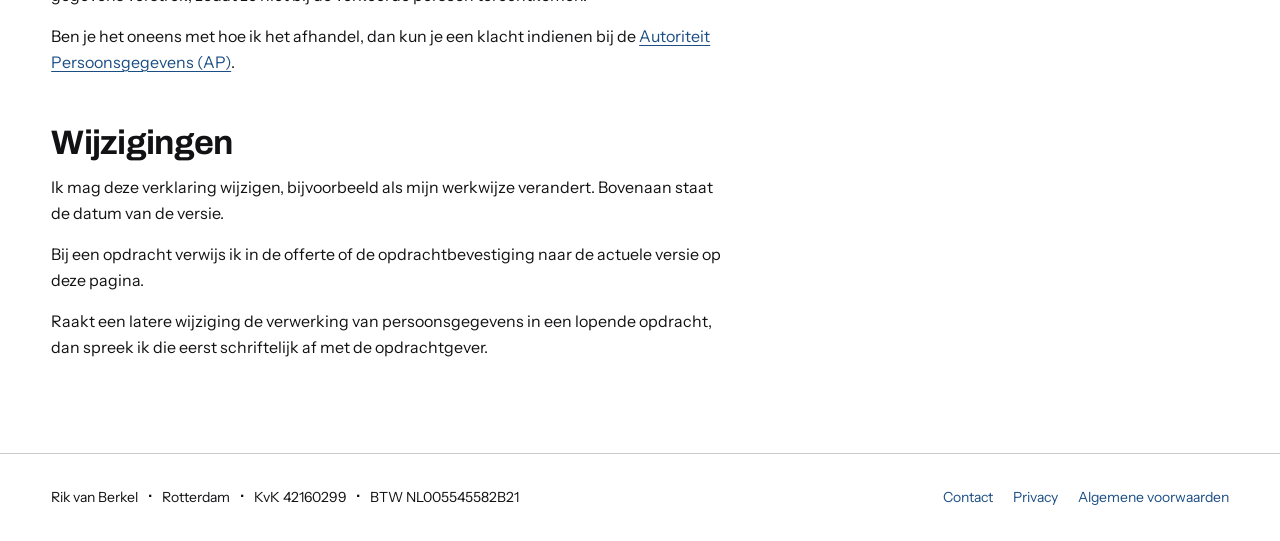
<file: privacy.html>
<!DOCTYPE html>
<html lang="nl">
<head>
  <meta charset="UTF-8">
  <meta http-equiv="Content-Security-Policy" content="default-src 'none'; script-src 'self'; style-src 'self'; font-src 'self'; img-src 'self' https://rvb.goatcounter.com; connect-src https://rvb.goatcounter.com; base-uri 'none'; form-action 'none'; upgrade-insecure-requests">
  <meta name="viewport" content="width=device-width, initial-scale=1.0">
  <title>Privacyverklaring, Rik van Berkel</title>
  <meta name="description" content="Privacyverklaring van Rik van Berkel, eenmanszaak. Welke gegevens ik verwerk via de website en het werk als zelfstandige, en waarom.">
  <link rel="canonical" href="https://www.rikvanberkel.nl/privacy.html">
  <meta property="og:type" content="website">
  <meta property="og:locale" content="nl_NL">
  <meta property="og:title" content="Privacyverklaring, Rik van Berkel">
  <meta property="og:description" content="Privacyverklaring van Rik van Berkel, eenmanszaak. Welke gegevens ik verwerk via de website en het werk als zelfstandige, en waarom.">
  <meta property="og:url" content="https://www.rikvanberkel.nl/privacy.html">
  <meta property="og:image" content="https://www.rikvanberkel.nl/img/rik-deel-bank-1200.jpg">
  <meta property="og:image:width" content="1200">
  <meta property="og:image:height" content="630">
  <meta name="twitter:card" content="summary_large_image">
  <meta name="twitter:title" content="Privacyverklaring, Rik van Berkel">
  <meta name="twitter:description" content="Privacyverklaring van Rik van Berkel, eenmanszaak. Welke gegevens ik verwerk via de website en het werk als zelfstandige, en waarom.">
  <meta name="twitter:image" content="https://www.rikvanberkel.nl/img/rik-deel-bank-1200.jpg">
  <link rel="icon" href="favicon.ico" sizes="any">
  <link rel="icon" type="image/png" href="img/favicon-512.png" sizes="512x512">
  <link rel="apple-touch-icon" href="img/apple-touch-icon.png">
  <link rel="preload" href="fonts/archivo-latin.woff2" as="font" type="font/woff2" crossorigin>
  <link rel="preload" href="fonts/instrument-sans-latin.woff2" as="font" type="font/woff2" crossorigin>
  <link rel="stylesheet" href="css/style.css?v=20261126a">
</head>
<body>
  <a class="skip-link" href="#main">Naar inhoud</a>

  <header class="site-header">
    <div class="header-inner">
      <a class="logo" href="index.html">Rik van Berkel</a>
      <div class="header-rechts">
        <nav class="site-nav" aria-label="Hoofdnavigatie">
          <ul>
            <li><a href="wat-ik-doe.html">Diensten</a></li>
            <li><a href="werk.html">Mijn werk</a></li>
            <li><a href="over-mij.html">Over mij</a></li>
            <li><a href="publicaties.html">Publicaties</a></li>
          </ul>
        </nav>
        <a class="knop" data-cta href="contact.html">Kom in contact</a>
      </div>
    </div>
  </header>

  <main id="main">
    <section class="pagina-intro">
      <div class="binnen">
        <h1>Privacyverklaring</h1>
        <p class="lead">Deze verklaring hoort bij de website rikvanberkel.nl en bij het werk dat ik als zelfstandige doe.</p>
      </div>
    </section>

    <section class="sectie sectie-wit">
      <div class="binnen tekst">
        <div class="staffel"><span></span><span></span><span></span></div>
        <p><strong>Versie:</strong> 24 november 2026</p>
        <p><strong>Verantwoordelijke:</strong> Rik van Berkel, eenmanszaak · Rotterdam · <span class="geen-afbreking">KvK 42160299</span> · <span class="geen-afbreking">btw-id NL005545582B21</span> · <a href="mailto:contact@rikvanberkel.nl">contact@rikvanberkel.nl</a></p>

        <nav aria-label="Inhoud">
          <ul class="linklijst inhoudslijst">
            <li><a href="#wie-ik-ben">Wie ik ben</a></li>
            <li><a href="#wat-deze-site-wel-en-niet-doet">Wat deze site wel en niet doet</a></li>
            <li><a href="#gegevens-die-ik-verwerk">Gegevens die ik verwerk</a></li>
            <li><a href="#waarom-ik-ze-verwerk-en-op-welke-grond">Waarom ik ze verwerk, en op welke grond</a></li>
            <li><a href="#hoe-ik-ai-gebruik">Hoe ik AI gebruik</a></li>
            <li><a href="#hoe-lang-ik-ze-bewaar">Hoe lang ik ze bewaar</a></li>
            <li><a href="#met-wie-ik-ze-deel">Met wie ik ze deel</a></li>
            <li><a href="#beveiliging">Beveiliging</a></li>
            <li><a href="#je-rechten">Je rechten</a></li>
            <li><a href="#wijzigingen">Wijzigingen</a></li>
          </ul>
        </nav>

        <h2 id="wie-ik-ben">Wie ik ben</h2>
        <p>Ik verwerk persoonsgegevens volgens de <a href="https://eur-lex.europa.eu/legal-content/NL/TXT/?uri=CELEX:32016R0679" rel="noopener noreferrer">Algemene verordening gegevensbescherming (AVG)</a>. Voor vragen over je gegevens mail je naar <a href="mailto:contact@rikvanberkel.nl">contact@rikvanberkel.nl</a>.</p>

        <h2 id="wat-deze-site-wel-en-niet-doet">Wat deze site wel en niet doet</h2>
        <p>De site is statisch. Er staat geen contactformulier op, geen agendamodule, geen chat en geen advertentie. Ik plaats geen cookies en gebruik geen trackingpixels. Ik tel bezoeken met GoatCounter, zonder cookies, en de host van de site legt technische gegevens vast, zie hieronder. Klik je door naar LinkedIn of een ander platform, dan gelden vanaf dat moment de cookies en de voorwaarden van dat platform.</p>
        <p>Contact loopt via mail, telefoon, berichtendienst (bij voorkeur Signal en anders WhatsApp) of LinkedIn. Je kunt ook zelf een kennismaking inplannen via een boekingspagina van Proton Calendar. Die pagina staat bij Proton, niet op deze site. Pas op dat moment krijg ik gegevens van je.</p>

        <h2 id="gegevens-die-ik-verwerk">Gegevens die ik verwerk</h2>
        <p><strong>Als je de site bezoekt:</strong> de site staat bij een externe host. Die legt technische gegevens vast in serverlogs, zoals je IP-adres, het tijdstip, de opgevraagde pagina en je browsertype. Dat gebeurt om de site te kunnen leveren en misbruik tegen te gaan. Ik kan deze logs zelf niet inzien en gebruik ze niet.</p>
        <p><strong>Bezoekstatistiek:</strong> ik tel bezoeken met GoatCounter. Dat telt welke pagina je bekijkt, of je klikt op een knop of mailadres om contact op te nemen, van welke site je komt, je browser, je schermgrootte en je land. GoatCounter plaatst geen cookies, bewaart je IP-adres niet en volgt je niet over andere sites. Ik zie alleen totalen, geen gegevens die bij jou als persoon horen.</p>
        <p><strong>Als je mij mailt:</strong> je naam, mailadres, de inhoud van je bericht en alles wat je verder deelt.</p>
        <p><strong>Als je belt of appt:</strong> je telefoonnummer en wat je in het gesprek of bericht met mij deelt.</p>
        <p><strong>Als je zelf een kennismaking inplant:</strong> de link op Contact opent een boekingspagina van Proton Calendar. Daar vul je je naam en je mailadres in en kies je een tijd. De afspraak komt in mijn agenda en je krijgt een bevestiging per mail.</p>
        <p><strong>Als je via LinkedIn contact zoekt:</strong> dan geldt het privacybeleid van LinkedIn voor het platform zelf. Wat je mij stuurt, verwerk ik daarna zoals hieronder beschreven.</p>
        <p><strong>Als wij samenwerken:</strong> Contactgegevens van opdrachtgevers en de mensen met wie ik voor een opdracht werk, verwerk ik zelf, voor de opdracht en mijn administratie. Krijg ik voor een opdracht andere persoonsgegevens van de opdrachtgever, zoals cv's, dan verwerk ik die alleen in zijn opdracht, met eerst een verwerkersovereenkomst.</p>
        <p><strong>Als je een offerte online tekent:</strong> dan legt mijn boekhoudpakket je naam, je handtekening en het tijdstip van tekenen vast, bij de getekende offerte. Die bewaar ik als deel van mijn administratie.</p>

        <h2 id="waarom-ik-ze-verwerk-en-op-welke-grond">Waarom ik ze verwerk, en op welke grond</h2>
        <section class="tabel-scroll" aria-label="Doelen en grondslagen" tabindex="0">
          <table class="data-tabel">
            <thead>
              <tr>
                <th>Doel</th>
                <th>Gegevens</th>
                <th>Grondslag</th>
              </tr>
            </thead>
            <tbody>
              <tr>
                <td>Reageren op je bericht en een kennismaking plannen</td>
                <td>Contactgegevens en de inhoud van je bericht</td>
                <td>Gerechtvaardigd belang: contact kunnen onderhouden</td>
              </tr>
              <tr>
                <td>Een offerte maken en een opdracht uitvoeren</td>
                <td>Contactgegevens, correspondentie, de stukken en informatie die je met mij deelt, en de gewerkte uren</td>
                <td>Uitvoering van de overeenkomst</td>
              </tr>
              <tr>
                <td>Factureren en de administratie bijhouden</td>
                <td>Naam, adres, factuurgegevens</td>
                <td>Wettelijke verplichting</td>
              </tr>
              <tr>
                <td>De site beschikbaar en veilig houden</td>
                <td>Technische logs bij de host</td>
                <td>Gerechtvaardigd belang: beveiliging</td>
              </tr>
              <tr>
                <td>Zien welke pagina's bezocht worden, om de site te verbeteren</td>
                <td>Bezoekstatistiek zonder IP-adres en zonder cookies</td>
                <td>Gerechtvaardigd belang: de site verbeteren</td>
              </tr>
            </tbody>
          </table>
        </section>
        <p>Ik verwerk geen bijzondere persoonsgegevens, tenzij dat met de opdrachtgever is afgesproken. In dat geval verwerk ik ze alleen voor zover de opdracht daarom vraagt, en bewaar ik ze niet langer dan nodig.</p>

        <h2 id="hoe-ik-ai-gebruik">Hoe ik AI gebruik</h2>
        <p>Ik gebruik AI-tools bij mijn werk, voor schrijven, samenvatten, analyseren en het ordenen van mijn eigen aantekeningen. Daar horen vaste regels bij.</p>
        <ul>
          <li>Gegevens die ik namens een opdrachtgever verwerk, gaan alleen in een AI-tool als we dat schriftelijk afspreken en de leverancier als subverwerker in de verwerkersovereenkomst staat.</li>
          <li>Bijzondere persoonsgegevens gaan nooit in een AI-tool.</li>
          <li>Verder gaan er zo min mogelijk persoonsgegevens in een AI-tool.</li>
        </ul>
        <p>Ik neem geen besluiten over je op basis van geautomatiseerde verwerking. Wat een AI-tool oplevert, controleer ik zelf voordat ik het gebruik. Ik gebruik Claude van Anthropic voor analyse en eerste versies. Wispr Flow gebruik ik voor dicteren, in gesprekken met opdrachtgevers alleen na hun toestemming. Zet ik voor een opdracht een andere tool in, dan noem ik die in de offerte. Heeft een opdrachtgever bezwaar tegen een tool, dan werk ik met een vergelijkbare AI-tool waar hij mij toegang toe geeft.</p>

        <h2 id="hoe-lang-ik-ze-bewaar">Hoe lang ik ze bewaar</h2>
        <ul>
          <li>Berichten die niet tot een opdracht leiden: ik bewaar ze zolang het contact nog nuttig is en ruim ze op bij mijn jaarlijkse opschoning, uiterlijk twee jaar na het laatste contact.</li>
          <li>Werkbestanden en correspondentie van een opdracht: twee jaar na afloop van de opdracht.</li>
          <li>Gegevens die ik als verwerker voor een opdrachtgever verwerk: na afloop geef ik ze terug of verwijder ik ze, zoals de verwerkersovereenkomst bepaalt.</li>
          <li>Facturen en administratie, zoals de offerte en de opdrachtbevestiging: zeven jaar, want dat schrijft de fiscale bewaarplicht voor.</li>
          <li>Serverlogs: volgens de bewaartermijn van de host.</li>
          <li>Bezoekstatistiek: zolang de site bestaat. Er staan geen gegevens in die bij jou als persoon horen.</li>
        </ul>

        <h2 id="met-wie-ik-ze-deel">Met wie ik ze deel</h2>
        <p>Ik verkoop je gegevens niet en ik gebruik ze niet voor reclame. Ik schakel wel dienstverleners in:</p>
        <ul>
          <li>De host van de website.</li>
          <li>GoatCounter, voor de bezoekstatistiek.</li>
          <li>Mijn mailprovider.</li>
          <li>Proton, voor mijn agenda en de boekingspagina.</li>
          <li>Mijn boekhouder en mijn boekhoudpakket.</li>
          <li>De leveranciers van de AI-tools die ik gebruik, voor zover er persoonsgegevens in mijn invoer staan.</li>
        </ul>
        <p>Verwerkt een dienstverlener persoonsgegevens namens mij, dan sluiten we een verwerkersovereenkomst. Verder deel ik gegevens alleen als de wet mij daartoe verplicht.</p>
        <p>Sommige dienstverleners zitten buiten de Europese Economische Ruimte (EER). Dan gebeurt de doorgifte met een waarborg uit de AVG, zoals de standaardcontractbepalingen van de Europese Commissie.</p>

        <h2 id="beveiliging">Beveiliging</h2>
        <p>Ik werk met versleutelde verbindingen, tweefactorauthenticatie op mijn accounts en een wachtwoordmanager. Apparaten zijn versleuteld en vergrendeld. Ik deel stukken via beveiligde kanalen en bewaar niet meer dan nodig.</p>

        <h2 id="je-rechten">Je rechten</h2>
        <p>Op grond van de AVG mag je mij vragen om:</p>
        <ul>
          <li>inzage in de gegevens die ik van je heb;</li>
          <li>correctie van gegevens die niet kloppen;</li>
          <li>verwijdering van je gegevens;</li>
          <li>beperking van de verwerking;</li>
          <li>overdracht van je gegevens in een gangbaar bestandsformaat;</li>
          <li>bezwaar tegen verwerking op grond van gerechtvaardigd belang.</li>
        </ul>
        <p>Mail naar <a href="mailto:contact@rikvanberkel.nl">contact@rikvanberkel.nl</a>. Ik vraag om een bevestiging van je identiteit voordat ik gegevens verstrek, zodat ze niet bij de verkeerde persoon terechtkomen.</p>
        <p>Ben je het oneens met hoe ik het afhandel, dan kun je een klacht indienen bij de <a href="https://www.autoriteitpersoonsgegevens.nl" rel="noopener noreferrer">Autoriteit Persoonsgegevens (AP)</a>.</p>

        <h2 id="wijzigingen">Wijzigingen</h2>
        <p>Ik mag deze verklaring wijzigen, bijvoorbeeld als mijn werkwijze verandert. Bovenaan staat de datum van de versie.</p>
        <p>Bij een opdracht verwijs ik in de offerte of de opdrachtbevestiging naar de actuele versie op deze pagina.</p>
        <p>Raakt een latere wijziging de verwerking van persoonsgegevens in een lopende opdracht, dan spreek ik die eerst schriftelijk af met de opdrachtgever.</p>
      </div>
    </section>
  </main>

  <footer class="site-footer">
    <div class="footer-inner">
      <p class="footer-meta">Rik van Berkel <span class="footer-sep" aria-hidden="true">&#183;</span> Rotterdam <span class="footer-sep" aria-hidden="true">&#183;</span> KvK 42160299 <span class="footer-sep" aria-hidden="true">&#183;</span> BTW NL005545582B21</p>
      <div class="footer-links">
        <a href="contact.html">Contact</a>
        <a href="privacy.html">Privacy</a>
        <a href="av.html">Algemene voorwaarden</a>
      </div>
    </div>
  </footer>

  <script src="js/main.js?v=20261022"></script>
  <script data-goatcounter="https://rvb.goatcounter.com/count" async src="js/goatcounter-count.js?v=2.7.0"></script>
</body>
</html>
</file>
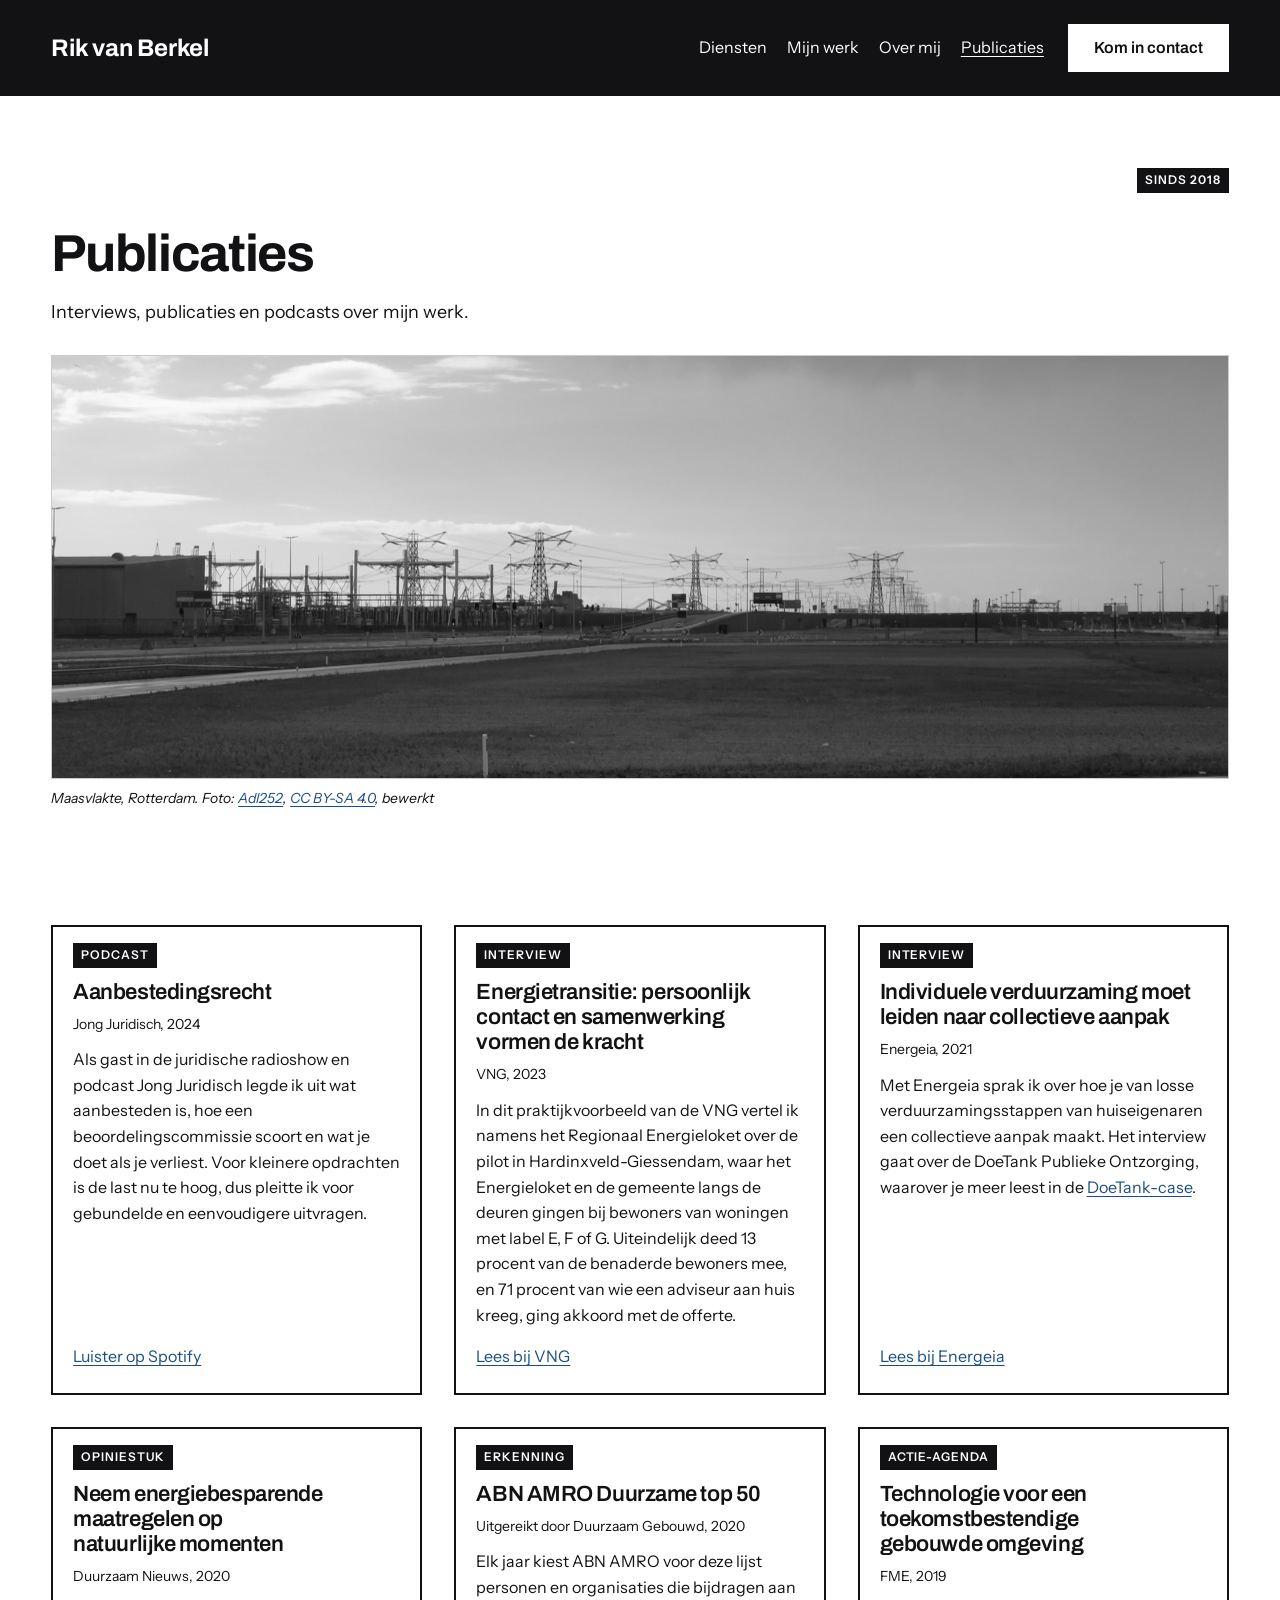
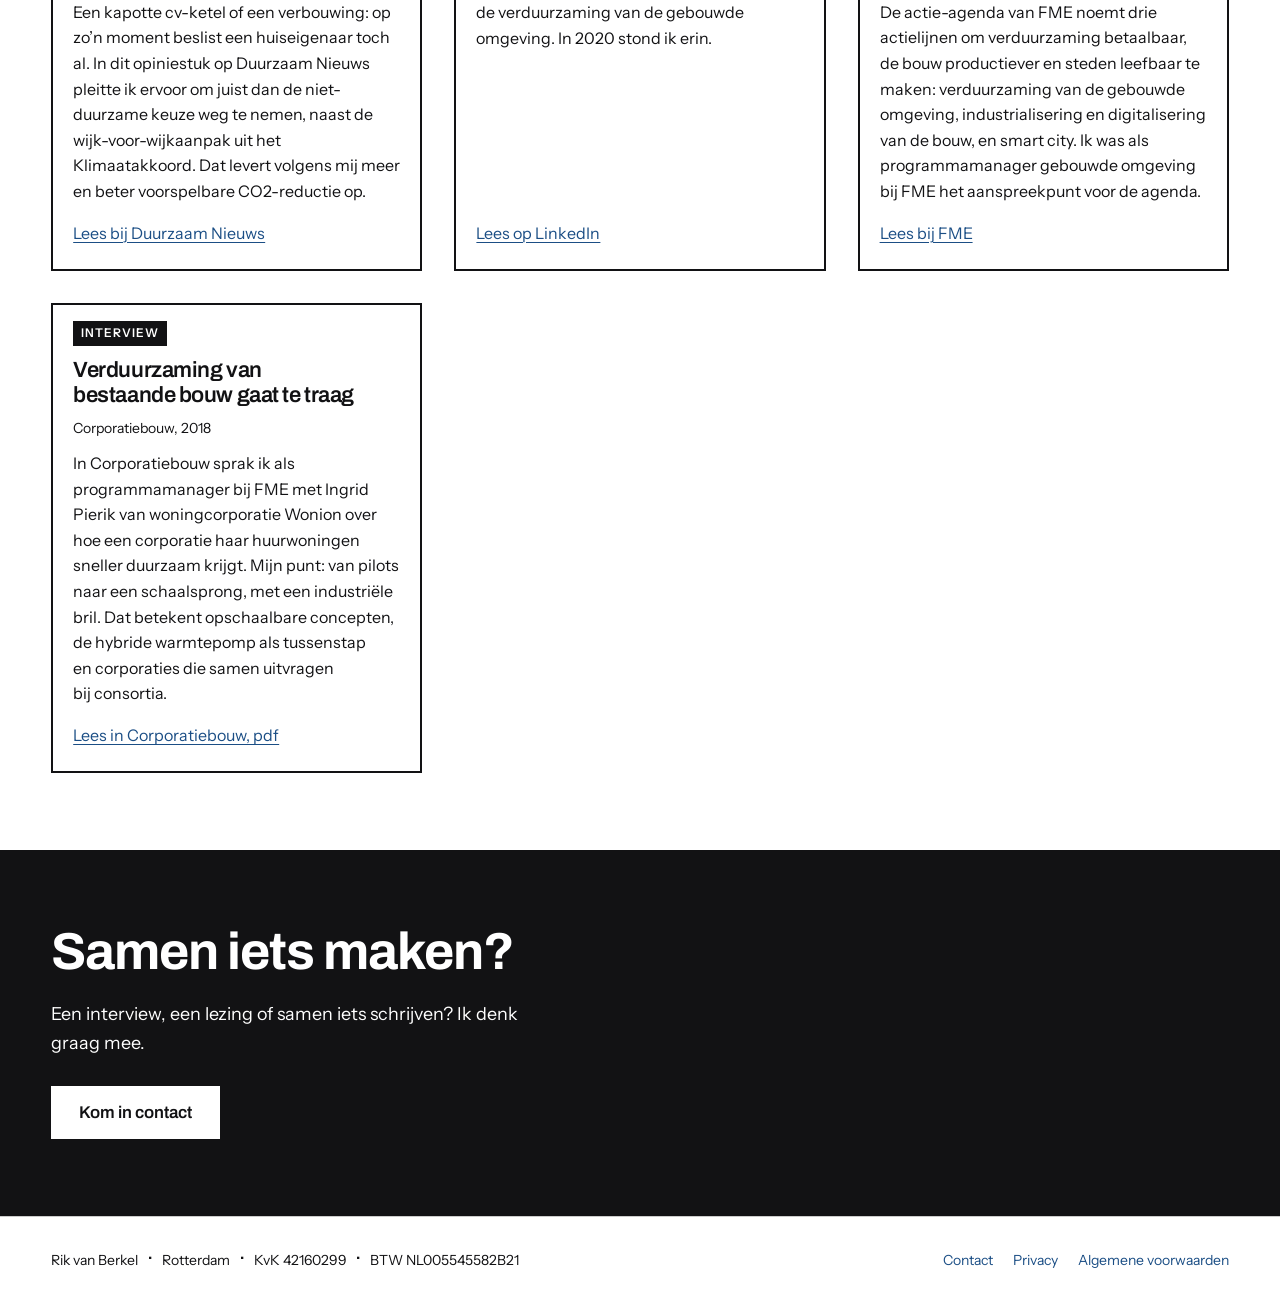
<file: publicaties.html>
<!DOCTYPE html>
<html lang="nl">
<head>
  <meta charset="UTF-8">
  <meta http-equiv="Content-Security-Policy" content="default-src 'none'; script-src 'self'; style-src 'self'; font-src 'self'; img-src 'self' https://rvb.goatcounter.com; connect-src https://rvb.goatcounter.com; base-uri 'none'; form-action 'none'; upgrade-insecure-requests">
  <meta name="viewport" content="width=device-width, initial-scale=1.0">
  <title>Interviews en publicaties over de energietransitie, Rik van Berkel</title>
  <meta name="description" content="Interviews, publicaties en podcasts van Rik van Berkel over de gebouwde omgeving en energietransitie.">
  <link rel="canonical" href="https://www.rikvanberkel.nl/publicaties.html">
  <meta property="og:type" content="website">
  <meta property="og:locale" content="nl_NL">
  <meta property="og:title" content="Interviews en publicaties over de energietransitie, Rik van Berkel">
  <meta property="og:description" content="Interviews, publicaties en podcasts van Rik van Berkel over de gebouwde omgeving en energietransitie.">
  <meta property="og:url" content="https://www.rikvanberkel.nl/publicaties.html">
  <meta property="og:image" content="https://www.rikvanberkel.nl/img/rik-deel-bank-1200.jpg">
  <meta property="og:image:width" content="1200">
  <meta property="og:image:height" content="630">
  <meta name="twitter:card" content="summary_large_image">
  <meta name="twitter:title" content="Interviews en publicaties over de energietransitie, Rik van Berkel">
  <meta name="twitter:description" content="Interviews, publicaties en podcasts van Rik van Berkel over de gebouwde omgeving en energietransitie.">
  <meta name="twitter:image" content="https://www.rikvanberkel.nl/img/rik-deel-bank-1200.jpg">
  <link rel="icon" href="favicon.ico" sizes="any">
  <link rel="icon" type="image/png" href="img/favicon-512.png" sizes="512x512">
  <link rel="apple-touch-icon" href="img/apple-touch-icon.png">
  <link rel="preload" href="fonts/archivo-latin.woff2" as="font" type="font/woff2" crossorigin>
  <link rel="preload" href="fonts/instrument-sans-latin.woff2" as="font" type="font/woff2" crossorigin>
  <link rel="stylesheet" href="css/style.css?v=20261126a">
  <script type="application/ld+json">
  {
    "@context": "https://schema.org",
    "@graph": [
      {
        "@type": "CollectionPage",
        "@id": "https://www.rikvanberkel.nl/publicaties.html#pagina",
        "url": "https://www.rikvanberkel.nl/publicaties.html",
        "name": "Interviews en publicaties over de energietransitie, Rik van Berkel",
        "description": "Interviews, publicaties en podcasts van Rik van Berkel over de gebouwde omgeving en energietransitie.",
        "inLanguage": "nl",
        "author": {
          "@id": "https://www.rikvanberkel.nl/#rik"
        },
        "about": {
          "@id": "https://www.rikvanberkel.nl/#rik"
        },
        "mainEntity": {
          "@type": "ItemList",
          "name": "Publicaties",
          "itemListElement": [
            {
              "@type": "ListItem",
              "position": 1,
              "item": {
                "@type": "PodcastEpisode",
                "name": "Aanbestedingsrecht",
                "partOfSeries": {
                  "@type": "PodcastSeries",
                  "name": "Jong Juridisch"
                },
                "genre": "Podcast",
                "datePublished": "2024",
                "description": "Als gast in de juridische radioshow en podcast Jong Juridisch legde ik uit wat aanbesteden is, hoe een beoordelingscommissie scoort en wat je doet als je verliest. Voor kleinere opdrachten is de last nu te hoog, dus pleitte ik voor gebundelde en eenvoudigere uitvragen.",
                "url": "https://open.spotify.com/episode/36y0fUql0wNv5syTluwp8A"
              }
            },
            {
              "@type": "ListItem",
              "position": 2,
              "item": {
                "@type": "Article",
                "name": "Energietransitie: persoonlijk contact en samenwerking vormen de kracht",
                "publisher": {
                  "@type": "Organization",
                  "name": "VNG"
                },
                "genre": "Interview",
                "datePublished": "2023",
                "description": "In dit praktijkvoorbeeld van de VNG vertel ik namens het Regionaal Energieloket over de pilot in Hardinxveld-Giessendam, waar het Energieloket en de gemeente langs de deuren gingen bij bewoners van woningen met label E, F of G. Uiteindelijk deed 13 procent van de benaderde bewoners mee, en 71 procent van wie een adviseur aan huis kreeg, ging akkoord met de offerte.",
                "url": "https://vng.nl/praktijkvoorbeelden/energietransitie-persoonlijk-contact-en-samenwerking-vormen-de-kracht"
              }
            },
            {
              "@type": "ListItem",
              "position": 3,
              "item": {
                "@type": "Article",
                "name": "Individuele verduurzaming moet leiden naar collectieve aanpak",
                "publisher": {
                  "@type": "Organization",
                  "name": "Energeia"
                },
                "genre": "Interview",
                "datePublished": "2021",
                "description": "Met Energeia sprak ik over hoe je van losse verduurzamingsstappen van huiseigenaren een collectieve aanpak maakt. Het interview gaat over de DoeTank Publieke Ontzorging, waarover je meer leest in de DoeTank-case.",
                "url": "https://energeia.nl/individuele-verduurzaming-moet-leiden-naar-collectieve-aanpak/"
              }
            },
            {
              "@type": "ListItem",
              "position": 4,
              "item": {
                "@type": "Article",
                "name": "Neem energiebesparende maatregelen op natuurlijke momenten",
                "author": {
                  "@id": "https://www.rikvanberkel.nl/#rik"
                },
                "publisher": {
                  "@type": "Organization",
                  "name": "Duurzaam Nieuws"
                },
                "genre": "Opiniestuk",
                "datePublished": "2020",
                "description": "Een kapotte cv-ketel of een verbouwing: op zo’n moment beslist een huiseigenaar toch al. In dit opiniestuk op Duurzaam Nieuws pleitte ik ervoor om juist dan de niet-duurzame keuze weg te nemen, naast de wijk-voor-wijkaanpak uit het Klimaatakkoord. Dat levert volgens mij meer en beter voorspelbare CO2-reductie op.",
                "url": "https://www.duurzaamnieuws.nl/ontzorg-de-burger-bespaar-energie-op-natuurlijke-momenten/"
              }
            },
            {
              "@type": "ListItem",
              "position": 5,
              "item": {
                "@type": "CreativeWork",
                "name": "ABN AMRO Duurzame top 50",
                "genre": "Erkenning",
                "datePublished": "2020",
                "description": "Elk jaar kiest ABN AMRO voor deze lijst personen en organisaties die bijdragen aan de verduurzaming van de gebouwde omgeving.",
                "url": "https://www.linkedin.com/posts/rikvberkel_ontzettend-leuk-om-na-nominatie-nu-definitief-activity-6727289151525289984-Dpje"
              }
            },
            {
              "@type": "ListItem",
              "position": 6,
              "item": {
                "@type": "Report",
                "name": "Technologie voor een toekomstbestendige gebouwde omgeving",
                "publisher": {
                  "@type": "Organization",
                  "name": "FME"
                },
                "genre": "Actie-agenda",
                "datePublished": "2019",
                "description": "De actie-agenda van FME noemt drie actielijnen om verduurzaming betaalbaar, de bouw productiever en steden leefbaar te maken: verduurzaming van de gebouwde omgeving, industrialisering en digitalisering van de bouw, en smart city. Ik was als programmamanager gebouwde omgeving bij FME het aanspreekpunt voor de agenda.",
                "url": "https://www.fme.nl/actieagenda-technologie-voor-een-toekomstbestendige-gebouwde-omgeving"
              }
            },
            {
              "@type": "ListItem",
              "position": 7,
              "item": {
                "@type": "Article",
                "name": "Verduurzaming van bestaande bouw gaat te traag",
                "publisher": {
                  "@type": "Organization",
                  "name": "Corporatiebouw"
                },
                "genre": "Interview",
                "datePublished": "2018",
                "description": "In Corporatiebouw sprak ik als programmamanager bij FME met Ingrid Pierik van woningcorporatie Wonion over hoe een corporatie haar huurwoningen sneller duurzaam krijgt. Mijn punt: van pilots naar een schaalsprong, met een industriële bril. Dat betekent opschaalbare concepten, de hybride warmtepomp als tussenstap en corporaties die samen uitvragen bij consortia.",
                "url": "https://corporatiebouw.nl/wp-content/uploads/2018/04/cb-april-2018-p8-9.pdf"
              }
            }
          ]
        }
      }
    ]
  }
  </script>
</head>
<body>
  <a class="skip-link" href="#main">Naar inhoud</a>

  <header class="site-header">
    <div class="header-inner">
      <a class="logo" href="index.html">Rik van Berkel</a>
      <div class="header-rechts">
        <nav class="site-nav" aria-label="Hoofdnavigatie">
          <ul>
            <li><a href="wat-ik-doe.html">Diensten</a></li>
            <li><a href="werk.html">Mijn werk</a></li>
            <li><a href="over-mij.html">Over mij</a></li>
            <li><a href="publicaties.html" aria-current="page">Publicaties</a></li>
          </ul>
        </nav>
        <a class="knop" data-cta href="contact.html">Kom in contact</a>
      </div>
    </div>
  </header>

  <main id="main">
    <section class="pagina-intro">
      <div class="binnen zwaartepunt">
        <p class="label">Sinds 2018</p>
        <div class="zwaar">
          <h1>Publicaties</h1>
          <p class="lead">Interviews, publicaties en podcasts over mijn werk.</p>
          <figure class="foto"><img src="img/foto/hoogspanning-maasvlakte-1600.jpg" alt="Een hoogspanningsstation met masten op de Maasvlakte, onder een donkere wolkenlucht" width="1600" height="575"><figcaption>Maasvlakte, Rotterdam. Foto: <a href="https://commons.wikimedia.org/wiki/File:Maasvlakte_2_Freileitungen.jpg" rel="noopener noreferrer">Adl252</a>, <a href="https://creativecommons.org/licenses/by-sa/4.0/deed.nl" rel="noopener noreferrer">CC BY-SA 4.0</a>, bewerkt</figcaption></figure>
        </div>
      </div>
    </section>

    <section class="sectie sectie-wit">
      <div class="binnen">
        <!-- [html-validate-disable-next no-redundant-role -- Safari ziet een lijst zonder opsommingstekens anders niet als lijst] -->
        <ul class="publicaties" role="list">
            <li class="publicatie">
              <p class="label">Podcast</p>
              <h2>Aanbestedingsrecht</h2>
              <p class="publicatie-meta">Jong Juridisch, 2024</p>
              <p class="publicatie-tekst">Als gast in de juridische radioshow en podcast Jong Juridisch legde ik uit wat aanbesteden is, hoe een beoordelingscommissie scoort en wat je doet als je verliest. Voor kleinere opdrachten is de last nu te hoog, dus pleitte ik voor gebundelde en eenvoudigere uitvragen.</p>
              <p class="publicatie-link"><a href="https://open.spotify.com/episode/36y0fUql0wNv5syTluwp8A" rel="noopener noreferrer">Luister op Spotify</a></p>
            </li>
            <li class="publicatie">
              <p class="label">Interview</p>
              <h2>Energietransitie: persoonlijk contact en samenwerking vormen de kracht</h2>
              <p class="publicatie-meta">VNG, 2023</p>
              <p class="publicatie-tekst">In dit praktijkvoorbeeld van de VNG vertel ik namens het Regionaal Energieloket over de pilot in Hardinxveld-Giessendam, waar het Energieloket en de gemeente langs de deuren gingen bij bewoners van woningen met label E, F of G. Uiteindelijk deed 13 procent van de benaderde bewoners mee, en 71 procent van wie een adviseur aan huis kreeg, ging akkoord met de offerte.</p>
              <p class="publicatie-link"><a href="https://vng.nl/praktijkvoorbeelden/energietransitie-persoonlijk-contact-en-samenwerking-vormen-de-kracht" rel="noopener noreferrer">Lees bij VNG</a></p>
            </li>
            <li class="publicatie">
              <p class="label">Interview</p>
              <h2>Individuele verduurzaming moet leiden naar collectieve aanpak</h2>
              <p class="publicatie-meta">Energeia, 2021</p>
              <p class="publicatie-tekst">Met Energeia sprak ik over hoe je van losse verduurzamingsstappen van huiseigenaren een collectieve aanpak maakt. Het interview gaat over de DoeTank Publieke Ontzorging, waarover je meer leest in de <a href="werk.html#doetank">DoeTank-case</a>.</p>
              <p class="publicatie-link"><a href="https://energeia.nl/individuele-verduurzaming-moet-leiden-naar-collectieve-aanpak/" rel="noopener noreferrer">Lees bij Energeia</a></p>
            </li>
            <li class="publicatie">
              <p class="label">Opiniestuk</p>
              <h2>Neem energiebesparende maatregelen op natuurlijke momenten</h2>
              <p class="publicatie-meta">Duurzaam Nieuws, 2020</p>
              <p class="publicatie-tekst">Een kapotte cv-ketel of een verbouwing: op zo&#8217;n moment beslist een huiseigenaar toch al. In dit opiniestuk op Duurzaam Nieuws pleitte ik ervoor om juist dan de niet-duurzame keuze weg te nemen, naast de wijk-voor-wijkaanpak uit het Klimaatakkoord. Dat levert volgens mij meer en beter voorspelbare CO2-reductie op.</p>
              <p class="publicatie-link"><a href="https://www.duurzaamnieuws.nl/ontzorg-de-burger-bespaar-energie-op-natuurlijke-momenten/" rel="noopener noreferrer">Lees bij Duurzaam Nieuws</a></p>
            </li>
            <li class="publicatie">
              <p class="label">Erkenning</p>
              <h2>ABN AMRO Duurzame top 50</h2>
              <p class="publicatie-meta">Uitgereikt door Duurzaam Gebouwd, 2020</p>
              <p class="publicatie-tekst">Elk jaar kiest ABN AMRO voor deze lijst personen en organisaties die bijdragen aan de verduurzaming van de gebouwde omgeving. In 2020 stond ik erin.</p>
              <p class="publicatie-link"><a href="https://www.linkedin.com/posts/rikvberkel_ontzettend-leuk-om-na-nominatie-nu-definitief-activity-6727289151525289984-Dpje" rel="noopener noreferrer">Lees op LinkedIn</a></p>
            </li>
            <li class="publicatie">
              <p class="label">Actie-agenda</p>
              <h2>Technologie voor een toekomstbestendige gebouwde omgeving</h2>
              <p class="publicatie-meta">FME, 2019</p>
              <p class="publicatie-tekst">De actie-agenda van FME noemt drie actielijnen om verduurzaming betaalbaar, de bouw productiever en steden leefbaar te maken: verduurzaming van de gebouwde omgeving, industrialisering en digitalisering van de bouw, en smart city. Ik was als programmamanager gebouwde omgeving bij FME het aanspreekpunt voor de agenda.</p>
              <p class="publicatie-link"><a href="https://www.fme.nl/actieagenda-technologie-voor-een-toekomstbestendige-gebouwde-omgeving" rel="noopener noreferrer">Lees bij FME</a></p>
            </li>
            <li class="publicatie">
              <p class="label">Interview</p>
              <h2>Verduurzaming van bestaande bouw gaat te traag</h2>
              <p class="publicatie-meta">Corporatiebouw, 2018</p>
              <p class="publicatie-tekst">In Corporatiebouw sprak ik als programmamanager bij FME met Ingrid Pierik van woningcorporatie Wonion over hoe een corporatie haar huurwoningen sneller duurzaam krijgt. Mijn punt: van pilots naar een schaalsprong, met een industriële bril. Dat betekent opschaalbare concepten, de hybride warmtepomp als tussenstap en corporaties die samen uitvragen bij consortia.</p>
              <p class="publicatie-link"><a href="https://corporatiebouw.nl/wp-content/uploads/2018/04/cb-april-2018-p8-9.pdf" rel="noopener noreferrer">Lees in Corporatiebouw, pdf</a></p>
            </li>
        </ul>
      </div>
    </section>

    <section class="sectie sectie-zwart">
      <div class="binnen zwaartepunt">
        <div class="zwaar">
          <h2>Samen iets maken?</h2>
          <p class="lead">Een interview, een lezing of samen iets schrijven? Ik denk graag mee.</p>
          <div class="actie-rij">
            <a class="knop knop-groot" data-cta data-goatcounter-click="kom-in-contact-publicaties" href="contact.html">Kom in contact</a>
          </div>
        </div>
      </div>
    </section>
  </main>

  <footer class="site-footer">
    <div class="footer-inner">
      <p class="footer-meta">Rik van Berkel <span class="footer-sep" aria-hidden="true">&#183;</span> Rotterdam <span class="footer-sep" aria-hidden="true">&#183;</span> KvK 42160299 <span class="footer-sep" aria-hidden="true">&#183;</span> BTW NL005545582B21</p>
      <div class="footer-links">
        <a href="contact.html">Contact</a>
        <a href="privacy.html">Privacy</a>
        <a href="av.html">Algemene voorwaarden</a>
      </div>
    </div>
  </footer>

  <script src="js/main.js?v=20261022"></script>
  <script data-goatcounter="https://rvb.goatcounter.com/count" async src="js/goatcounter-count.js?v=2.7.0"></script>
</body>
</html>
</file>
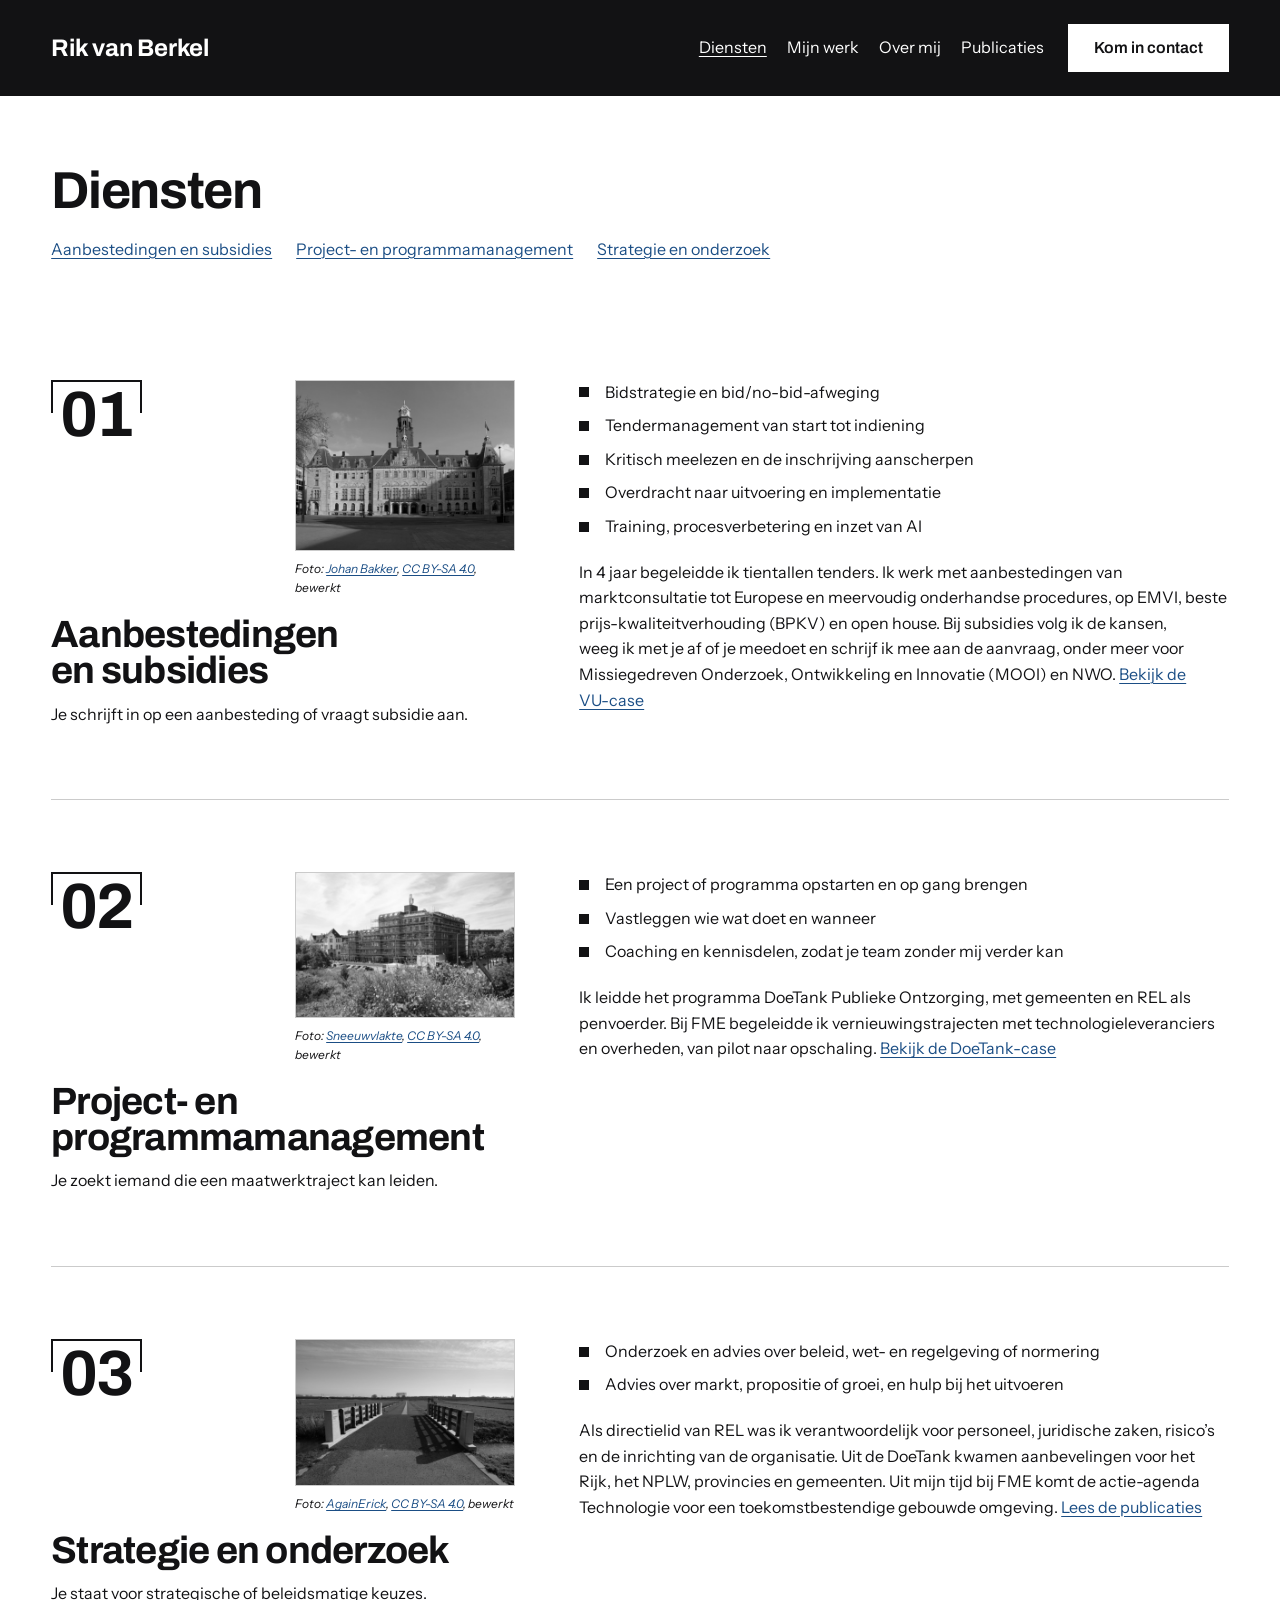
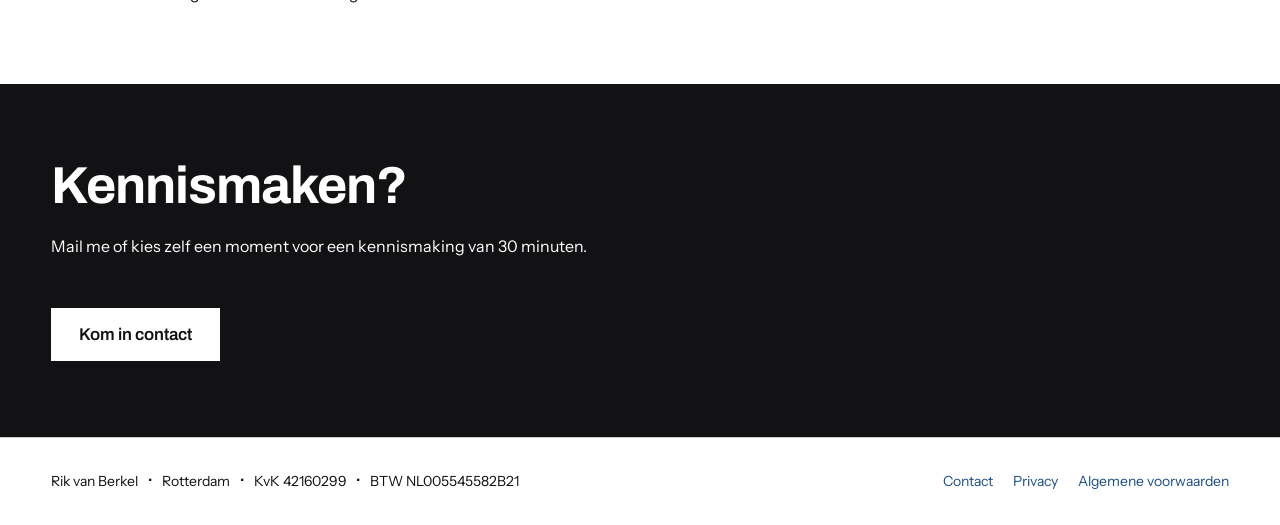
<file: wat-ik-doe.html>
<!DOCTYPE html>
<html lang="nl">
<head>
  <meta charset="UTF-8">
  <meta http-equiv="Content-Security-Policy" content="default-src 'none'; script-src 'self'; style-src 'self'; font-src 'self'; img-src 'self' https://rvb.goatcounter.com; connect-src https://rvb.goatcounter.com; base-uri 'none'; form-action 'none'; upgrade-insecure-requests">
  <meta name="viewport" content="width=device-width, initial-scale=1.0">
  <title>Tender- en programmamanagement, strategie en onderzoek, Rik van Berkel</title>
  <meta name="description" content="Aanbestedingen en subsidies, project- en programmamanagement, en strategie en onderzoek.">
  <link rel="canonical" href="https://www.rikvanberkel.nl/wat-ik-doe.html">
  <meta property="og:type" content="website">
  <meta property="og:locale" content="nl_NL">
  <meta property="og:title" content="Tender- en programmamanagement, strategie en onderzoek, Rik van Berkel">
  <meta property="og:description" content="Aanbestedingen en subsidies, project- en programmamanagement, en strategie en onderzoek.">
  <meta property="og:url" content="https://www.rikvanberkel.nl/wat-ik-doe.html">
  <meta property="og:image" content="https://www.rikvanberkel.nl/img/rik-deel-bank-1200.jpg">
  <meta property="og:image:width" content="1200">
  <meta property="og:image:height" content="630">
  <meta name="twitter:card" content="summary_large_image">
  <meta name="twitter:title" content="Tender- en programmamanagement, strategie en onderzoek, Rik van Berkel">
  <meta name="twitter:description" content="Aanbestedingen en subsidies, project- en programmamanagement, en strategie en onderzoek.">
  <meta name="twitter:image" content="https://www.rikvanberkel.nl/img/rik-deel-bank-1200.jpg">
  <link rel="icon" href="favicon.ico" sizes="any">
  <link rel="icon" type="image/png" href="img/favicon-512.png" sizes="512x512">
  <link rel="apple-touch-icon" href="img/apple-touch-icon.png">
  <link rel="preload" href="fonts/archivo-latin.woff2" as="font" type="font/woff2" crossorigin>
  <link rel="preload" href="fonts/instrument-sans-latin.woff2" as="font" type="font/woff2" crossorigin>
  <link rel="stylesheet" href="css/style.css?v=20261126a">
</head>
<body>
  <a class="skip-link" href="#main">Naar inhoud</a>

  <header class="site-header">
    <div class="header-inner">
      <a class="logo" href="index.html">Rik van Berkel</a>
      <div class="header-rechts">
        <nav class="site-nav" aria-label="Hoofdnavigatie">
          <ul>
            <li><a href="wat-ik-doe.html" aria-current="page">Diensten</a></li>
            <li><a href="werk.html">Mijn werk</a></li>
            <li><a href="over-mij.html">Over mij</a></li>
            <li><a href="publicaties.html">Publicaties</a></li>
          </ul>
        </nav>
        <a class="knop" data-cta href="contact.html">Kom in contact</a>
      </div>
    </div>
  </header>

  <main id="main">
    <section class="pagina-intro">
      <div class="binnen zwaartepunt">
        <div class="zwaar">
          <h1>Diensten</h1>
          <nav aria-label="Op deze pagina">
            <ul class="linklijst ankerlinks">
              <li><a href="#tenders">Aanbestedingen en subsidies</a></li>
              <li><a href="#projecten">Project- en programmamanagement</a></li>
              <li><a href="#strategie">Strategie en onderzoek</a></li>
            </ul>
          </nav>
        </div>
      </div>
    </section>

    <section class="sectie sectie-wit">
      <div class="binnen dienst-breed-lijst">
        <article class="dienst-breed" id="tenders">
          <div class="dienst-breed-kop">
            <div class="nummer-met-beeld">
              <span class="nummer">01</span>
              <figure class="foto foto-klein"><img src="img/foto/stadhuis-coolsingel-480.jpg" alt="Het stadhuis van Rotterdam aan de Coolsingel" width="480" height="373" loading="lazy"><figcaption>Foto: <a href="https://commons.wikimedia.org/wiki/File:513763_Stadhuis.jpg" rel="noopener noreferrer">Johan Bakker</a>, <a href="https://creativecommons.org/licenses/by-sa/4.0/deed.nl" rel="noopener noreferrer">CC BY-SA 4.0</a>, bewerkt</figcaption></figure>
            </div>
            <h2 class="kop-sectie">Aanbestedingen en subsidies</h2>
            <p class="dienst-voor">Je schrijft in op een aanbesteding of vraagt subsidie aan.</p>
          </div>
          <div class="dienst-breed-tekst">
            <!-- [html-validate-disable-next no-redundant-role -- Safari ziet een lijst zonder opsommingstekens anders niet als lijst] -->
            <ul class="kernpunten" role="list">
              <li>Bidstrategie en bid/no-bid-afweging</li>
              <li>Tendermanagement van start tot indiening</li>
              <li>Kritisch meelezen en de inschrijving aanscherpen</li>
              <li>Overdracht naar uitvoering en implementatie</li>
              <li>Training, procesverbetering en inzet van AI</li>
            </ul>
            <p>In 4 jaar begeleidde ik tientallen tenders. Ik werk met aanbestedingen van marktconsultatie tot Europese en meervoudig onderhandse procedures, op EMVI, beste prijs-kwaliteitverhouding (BPKV) en open house. Bij subsidies volg ik de kansen, weeg ik met je af of je meedoet en schrijf ik mee aan de aanvraag, onder meer voor Missiegedreven Onderzoek, Ontwikkeling en Innovatie (MOOI) en NWO. <a href="werk.html#vu">Bekijk de VU-case</a></p>
          </div>
        </article>
        <article class="dienst-breed" id="projecten">
          <div class="dienst-breed-kop">
            <div class="nummer-met-beeld">
              <span class="nummer">02</span>
              <figure class="foto foto-klein"><img src="img/foto/renovatie-steigers-480.jpg" alt="Een woonblok in de steigers tijdens een renovatie" width="480" height="316" loading="lazy"><figcaption>Foto: <a href="https://commons.wikimedia.org/wiki/File:Renovatie_woningen_in_Rotterdam_(2026-06-29).jpg" rel="noopener noreferrer">Sneeuwvlakte</a>, <a href="https://creativecommons.org/licenses/by-sa/4.0/deed.nl" rel="noopener noreferrer">CC BY-SA 4.0</a>, bewerkt</figcaption></figure>
            </div>
            <h2 class="kop-sectie">Project- en programma&shy;management</h2>
            <p class="dienst-voor">Je zoekt iemand die een maatwerktraject kan leiden.</p>
          </div>
          <div class="dienst-breed-tekst">
            <!-- [html-validate-disable-next no-redundant-role -- Safari ziet een lijst zonder opsommingstekens anders niet als lijst] -->
            <ul class="kernpunten" role="list">
              <li>Een project of programma opstarten en op gang brengen</li>
              <li>Vastleggen wie wat doet en wanneer</li>
              <li>Coaching en kennisdelen, zodat je team zonder mij verder kan</li>
            </ul>
            <p>Ik leidde het programma DoeTank Publieke Ontzorging, met gemeenten en REL als penvoerder. Bij FME begeleidde ik vernieuwingstrajecten met technologieleveranciers en overheden, van pilot naar opschaling. <a href="werk.html#doetank">Bekijk de DoeTank-case</a></p>
          </div>
        </article>
        <article class="dienst-breed" id="strategie">
          <div class="dienst-breed-kop">
            <span id="interim"></span>
            <div class="nummer-met-beeld">
              <span class="nummer">03</span>
              <figure class="foto foto-klein"><img src="img/foto/polderbrug-schiebroek-480.jpg" alt="Een fietspad met een brug in de polder van Schiebroek" width="480" height="320" loading="lazy"><figcaption>Foto: <a href="https://commons.wikimedia.org/wiki/File:1e_Schiebroekse_polderbrug_-_Schiebroek_-_Hillegersberg-Schiebroek_-_Rotterdam_-_2024_-_pic1.jpg" rel="noopener noreferrer">AgainErick</a>, <a href="https://creativecommons.org/licenses/by-sa/4.0/deed.nl" rel="noopener noreferrer">CC BY-SA 4.0</a>, bewerkt</figcaption></figure>
            </div>
            <h2 class="kop-sectie">Strategie en onderzoek</h2>
            <p class="dienst-voor">Je staat voor strategische of beleidsmatige keuzes.</p>
          </div>
          <div class="dienst-breed-tekst">
            <!-- [html-validate-disable-next no-redundant-role -- Safari ziet een lijst zonder opsommingstekens anders niet als lijst] -->
            <ul class="kernpunten" role="list">
              <li>Onderzoek en advies over beleid, wet- en regelgeving of normering</li>
              <li>Advies over markt, propositie of groei, en hulp bij het uitvoeren</li>
            </ul>
            <p>Als directielid van REL was ik verantwoordelijk voor personeel, juridische zaken, risico&#8217;s en de inrichting van de organisatie. Uit de DoeTank kwamen aanbevelingen voor het Rijk, het NPLW, provincies en gemeenten. Uit mijn tijd bij FME komt de actie-agenda Technologie voor een toekomstbestendige gebouwde omgeving. <a href="publicaties.html">Lees de publicaties</a></p>
          </div>
        </article>
      </div>
    </section>

    <section class="sectie sectie-zwart">
      <div class="binnen zwaartepunt">
        <div class="zwaar">
          <h2 class="contact-kop">Kennismaken?</h2>
          <p>Mail me of kies zelf een moment voor een kennismaking van 30 minuten.</p>
          <a class="knop knop-groot" data-cta data-goatcounter-click="kom-in-contact-wat-ik-doe" href="contact.html">Kom in contact</a>
        </div>
      </div>
    </section>
  </main>

  <footer class="site-footer">
    <div class="footer-inner">
      <p class="footer-meta">Rik van Berkel <span class="footer-sep" aria-hidden="true">&#183;</span> Rotterdam <span class="footer-sep" aria-hidden="true">&#183;</span> KvK 42160299 <span class="footer-sep" aria-hidden="true">&#183;</span> BTW NL005545582B21</p>
      <div class="footer-links">
        <a href="contact.html">Contact</a>
        <a href="privacy.html">Privacy</a>
        <a href="av.html">Algemene voorwaarden</a>
      </div>
    </div>
  </footer>

  <script src="js/main.js?v=20261022"></script>
  <script data-goatcounter="https://rvb.goatcounter.com/count" async src="js/goatcounter-count.js?v=2.7.0"></script>
</body>
</html>
</file>
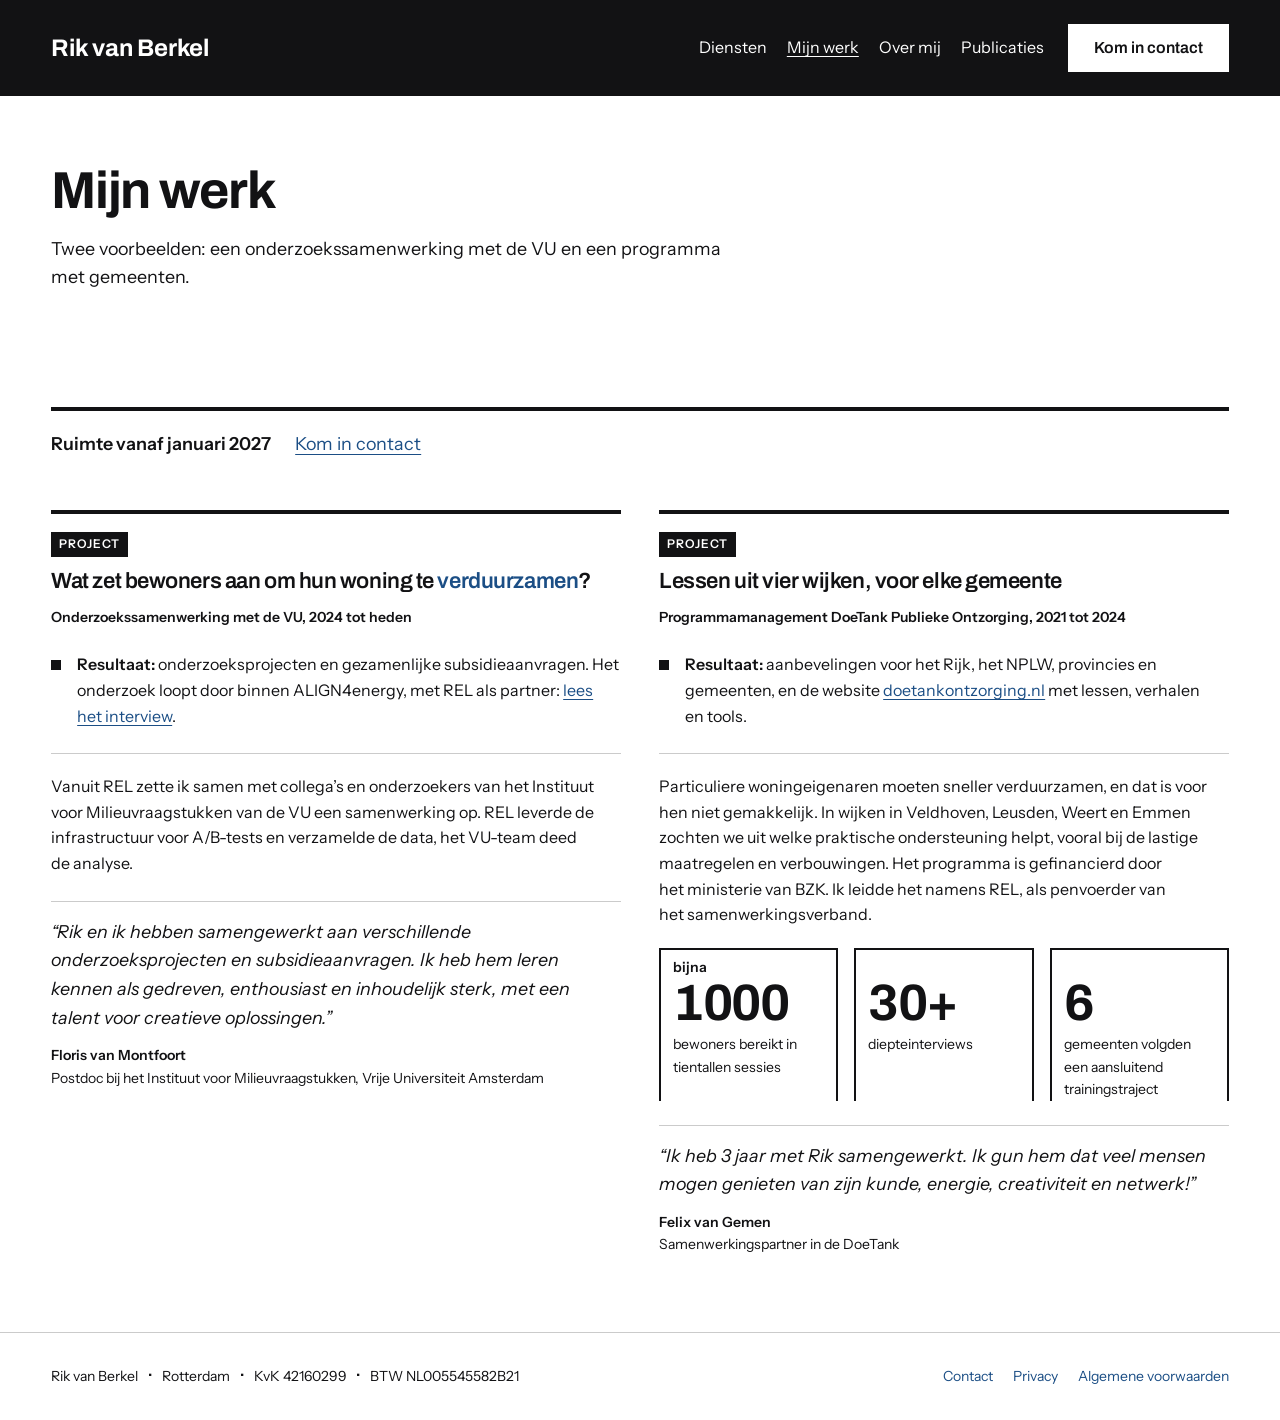
<file: werk.html>
<!DOCTYPE html>
<html lang="nl">
<head>
  <meta charset="UTF-8">
  <meta http-equiv="Content-Security-Policy" content="default-src 'none'; script-src 'self'; style-src 'self'; font-src 'self'; img-src 'self' https://rvb.goatcounter.com; connect-src https://rvb.goatcounter.com; base-uri 'none'; form-action 'none'; upgrade-insecure-requests">
  <meta name="viewport" content="width=device-width, initial-scale=1.0">
  <title>Cases in woningverduurzaming, Rik van Berkel</title>
  <meta name="description" content="Twee cases: een onderzoekssamenwerking met de VU over wat bewoners aanzet tot verduurzamen, en de DoeTank Publieke Ontzorging in vier wijken.">
  <link rel="canonical" href="https://www.rikvanberkel.nl/werk.html">
  <meta property="og:type" content="website">
  <meta property="og:locale" content="nl_NL">
  <meta property="og:title" content="Cases in woningverduurzaming, Rik van Berkel">
  <meta property="og:description" content="Twee cases: een onderzoekssamenwerking met de VU over wat bewoners aanzet tot verduurzamen, en de DoeTank Publieke Ontzorging in vier wijken.">
  <meta property="og:url" content="https://www.rikvanberkel.nl/werk.html">
  <meta property="og:image" content="https://www.rikvanberkel.nl/img/rik-deel-bank-1200.jpg">
  <meta property="og:image:width" content="1200">
  <meta property="og:image:height" content="630">
  <meta name="twitter:card" content="summary_large_image">
  <meta name="twitter:title" content="Cases in woningverduurzaming, Rik van Berkel">
  <meta name="twitter:description" content="Twee cases: een onderzoekssamenwerking met de VU over wat bewoners aanzet tot verduurzamen, en de DoeTank Publieke Ontzorging in vier wijken.">
  <meta name="twitter:image" content="https://www.rikvanberkel.nl/img/rik-deel-bank-1200.jpg">
  <link rel="icon" href="favicon.ico" sizes="any">
  <link rel="icon" type="image/png" href="img/favicon-512.png" sizes="512x512">
  <link rel="apple-touch-icon" href="img/apple-touch-icon.png">
  <link rel="preload" href="fonts/archivo-latin.woff2" as="font" type="font/woff2" crossorigin>
  <link rel="preload" href="fonts/instrument-sans-latin.woff2" as="font" type="font/woff2" crossorigin>
  <link rel="stylesheet" href="css/style.css?v=20261126a">
  <script type="application/ld+json">
  {
    "@context": "https://schema.org",
    "@graph": [
      {
        "@type": "CollectionPage",
        "@id": "https://www.rikvanberkel.nl/werk.html#pagina",
        "url": "https://www.rikvanberkel.nl/werk.html",
        "name": "Cases in woningverduurzaming, Rik van Berkel",
        "description": "Twee cases: een onderzoekssamenwerking met de VU over wat bewoners aanzet tot verduurzamen, en de DoeTank Publieke Ontzorging in vier wijken.",
        "inLanguage": "nl",
        "author": {
          "@id": "https://www.rikvanberkel.nl/#rik"
        },
        "about": {
          "@id": "https://www.rikvanberkel.nl/#rik"
        },
        "mainEntity": {
          "@type": "ItemList",
          "name": "Cases",
          "itemListElement": [
            {
              "@type": "ListItem",
              "position": 1,
              "item": {
                "@type": "CreativeWork",
                "name": "Onderzoekssamenwerking met de VU",
                "description": "Wat zet bewoners aan om hun woning te verduurzamen? Vanuit REL zette ik samen met collega's en onderzoekers van het Instituut voor Milieuvraagstukken van de VU een samenwerking op. REL leverde de infrastructuur voor A/B-tests en verzamelde de data, het VU-team deed de analyse.",
                "url": "https://www.rikvanberkel.nl/werk.html#vu",
                "author": {
                  "@id": "https://www.rikvanberkel.nl/#rik"
                }
              }
            },
            {
              "@type": "ListItem",
              "position": 2,
              "item": {
                "@type": "CreativeWork",
                "name": "Programmamanagement DoeTank Publieke Ontzorging",
                "description": "Particuliere woningeigenaren moeten sneller verduurzamen, en dat is voor hen niet gemakkelijk. In wijken in Veldhoven, Leusden, Weert en Emmen zochten we uit welke praktische ondersteuning helpt, vooral bij de lastige maatregelen en verbouwingen. Het programma is gefinancierd door het ministerie van BZK. Ik leidde het namens REL, als penvoerder van het samenwerkingsverband.",
                "url": "https://www.rikvanberkel.nl/werk.html#doetank",
                "author": {
                  "@id": "https://www.rikvanberkel.nl/#rik"
                }
              }
            }
          ]
        }
      }
    ]
  }
  </script>
</head>
<body>
  <a class="skip-link" href="#main">Naar inhoud</a>

  <header class="site-header">
    <div class="header-inner">
      <a class="logo" href="index.html">Rik van Berkel</a>
      <div class="header-rechts">
        <nav class="site-nav" aria-label="Hoofdnavigatie">
          <ul>
            <li><a href="wat-ik-doe.html">Diensten</a></li>
            <li><a href="werk.html" aria-current="page">Mijn werk</a></li>
            <li><a href="over-mij.html">Over mij</a></li>
            <li><a href="publicaties.html">Publicaties</a></li>
          </ul>
        </nav>
        <a class="knop" data-cta href="contact.html">Kom in contact</a>
      </div>
    </div>
  </header>

  <main id="main">
    <section class="pagina-intro">
      <div class="binnen zwaartepunt">
        <div class="zwaar">
          <h1>Mijn werk</h1>
          <p class="lead">Twee voorbeelden: een onderzoekssamenwerking met de VU en een programma met gemeenten.</p>
        </div>
      </div>
    </section>

    <section class="sectie sectie-wit">
      <div class="binnen">
        <p class="ruimte-regel ruimte-regel-boven"><strong>Ruimte vanaf januari 2027</strong> <a href="contact.html">Kom in contact</a></p>

        <div class="case-grid werk-cases" id="afgerond">
          <article class="case werkblok" id="vu">
            <p class="label">Project</p>
            <h2>Wat zet bewoners aan om hun woning te <span class="accent">verduurzamen</span>?</h2>
            <p class="case-ondertitel">Onderzoeks&shy;samenwerking met de VU, 2024 tot heden</p>
            <p class="resultaat"><strong>Resultaat:</strong> onderzoeksprojecten en gezamenlijke subsidieaanvragen. Het onderzoek loopt door binnen ALIGN4energy, met REL als partner: <a href="https://www.align4energy.nl/news/interview-esme-paagman-en-floris-van-montfoort" rel="noopener noreferrer">lees het interview</a>.</p>
            <div class="werkblok-meer">
              <p>Vanuit REL zette ik samen met collega&#8217;s en onderzoekers van het Instituut voor Milieuvraagstukken van de VU een samenwerking op. REL leverde de infrastructuur voor A/B-tests en verzamelde de data, het VU-team deed de analyse.</p>
              <figure class="citaat">
              <blockquote>
                <p>&#8220;Rik en ik hebben samengewerkt aan verschillende onderzoeksprojecten en subsidieaanvragen. Ik heb hem leren kennen als gedreven, enthousiast en inhoudelijk sterk, met een talent voor creatieve oplossingen.&#8221;</p>
              </blockquote>
              <figcaption><strong>Floris van Montfoort</strong> Postdoc bij het Instituut voor Milieuvraagstukken, Vrije Universiteit Amsterdam</figcaption>
            </figure>
            </div>
          </article>
          <article class="case werkblok" id="doetank">
            <p class="label">Project</p>
            <h2>Lessen uit vier wijken, voor elke gemeente</h2>
            <p class="case-ondertitel">Programma&shy;management DoeTank Publieke Ontzorging, 2021 tot 2024</p>
            <p class="resultaat"><strong>Resultaat:</strong> aanbevelingen voor het Rijk, het NPLW, provincies en gemeenten, en de website <a href="https://doetankontzorging.nl" rel="noopener noreferrer">doetankontzorging.nl</a> met lessen, verhalen en tools.</p>
            <div class="werkblok-meer">
              <p>Particuliere woningeigenaren moeten sneller verduurzamen, en dat is voor hen niet gemakkelijk. In wijken in Veldhoven, Leusden, Weert en Emmen zochten we uit welke praktische ondersteuning helpt, vooral bij de lastige maatregelen en verbouwingen. Het programma is gefinancierd door het ministerie van BZK. Ik leidde het namens REL, als penvoerder van het samenwerkingsverband.</p>
              <!-- [html-validate-disable-next no-redundant-role -- Safari ziet een lijst zonder opsommingstekens anders niet als lijst] -->
            <ul class="kerncijfers" role="list">
              <li><span class="kerncijfer"><span class="kerncijfer-voor">bijna</span> 1000</span> bewoners bereikt in tientallen sessies</li>
              <li><span class="kerncijfer">30+</span> diepte&shy;interviews</li>
              <li><span class="kerncijfer">6</span> gemeenten volgden een aansluitend trainings&shy;traject</li>
            </ul>
              <figure class="citaat">
              <blockquote>
                <p>&#8220;Ik heb 3 jaar met Rik samengewerkt. Ik gun hem dat veel mensen mogen genieten van zijn kunde, energie, creativiteit en netwerk!&#8221;</p>
              </blockquote>
              <figcaption><strong>Felix van Gemen</strong> Samenwerkingspartner in de DoeTank</figcaption>
            </figure>
            </div>
          </article>
        </div>

      </div>
    </section>
  </main>

  <footer class="site-footer">
    <div class="footer-inner">
      <p class="footer-meta">Rik van Berkel <span class="footer-sep" aria-hidden="true">&#183;</span> Rotterdam <span class="footer-sep" aria-hidden="true">&#183;</span> KvK 42160299 <span class="footer-sep" aria-hidden="true">&#183;</span> BTW NL005545582B21</p>
      <div class="footer-links">
        <a href="contact.html">Contact</a>
        <a href="privacy.html">Privacy</a>
        <a href="av.html">Algemene voorwaarden</a>
      </div>
    </div>
  </footer>

  <script src="js/main.js?v=20261022"></script>
  <script data-goatcounter="https://rvb.goatcounter.com/count" async src="js/goatcounter-count.js?v=2.7.0"></script>
</body>
</html>
</file>
<file: css/style.css>
/* Huisstijl Rik van Berkel, versie 6, 29 september 2026. De bron is de note
   10.1.4 - visual-identity-my-brand.md in de vault van Rik; deze CSS volgt
   die note. Licht draagt, blauw markeert, zwart sluit af. Wit is de basis en
   draagt het leeswerk, lichtgrijs alleen de hero op Home, zwart de kopbalk
   en het slotblok met contact. Naast de ondergrond twee kleuren: zwart en
   blauw. Twee letters: Archivo voor koppen, Instrument Sans voor al het
   andere. Rechte hoeken, geen schaduw, geen verloop en geen transparantie,
   op de haarlijn na. */

@font-face {
  font-family: Archivo;
  src: url("../fonts/archivo-latin.woff2") format("woff2");
  font-weight: 600 700;
  font-style: normal;
  font-display: swap;
}

@font-face {
  font-family: "Instrument Sans";
  src: url("../fonts/instrument-sans-latin.woff2") format("woff2");
  font-weight: 400 600;
  font-style: normal;
  font-display: swap;
}

@font-face {
  font-family: "Instrument Sans";
  src: url("../fonts/instrument-sans-latin-italic.woff2") format("woff2");
  font-weight: 400;
  font-style: italic;
  font-display: swap;
}

/* Alleen voor de geopende tegel Zijproject op Over mij, in de huisstijl van
   all-electric. De browser haalt deze letters pas op als de tegel open is. */
@font-face {
  font-family: Archivo;
  src: url("../fonts/archivo-800.woff2") format("woff2");
  font-weight: 800;
  font-style: normal;
  font-display: swap;
}

@font-face {
  font-family: "Space Grotesk";
  src: url("../fonts/space-grotesk-400.woff2") format("woff2");
  font-weight: 400;
  font-style: normal;
  font-display: swap;
}

:root {
  --zwart: #121214;
  --wit: #ffffff;
  /* Lichtgrijs, op de site alleen als achtergrond van de hero op Home. Zwart
     haalt erop 16,52 : 1 en blauw 7,49 : 1. */
  --lichtgrijs: #eef1f5;
  --blauw: #1b4e85;
  --blauw-hover: #163f6c;

  --font-display: Archivo, "Helvetica Neue", system-ui, sans-serif;
  --font-body: "Instrument Sans", system-ui, -apple-system, sans-serif;
  --font-label: var(--font-body);

  --weight-display: 700;
  --weight-display-sub: 600;
  --weight-body: 400;
  --weight-body-strong: 600;

  --size-display-1: clamp(46px, 9vw, 108px);
  --size-display-2: clamp(30px, 4.2vw, 52px);
  --size-display-3: 22px;
  --size-number: clamp(48px, 5vw, 68px);

  --size-lead: clamp(17px, 1.4vw, 19px);
  --size-body: 16px;
  --size-body-sm: 14px;
  --size-label: 12px;
  --size-label-sm: 11px;

  --leading-display: 0.9;
  --leading-heading: 0.95;
  --leading-body: 1.6;

  --tracking-display: -0.025em;
  --tracking-heading: -0.02em;
  --tracking-label: 0.08em;

  --rule-hairline: 1px solid rgba(18, 18, 20, 0.22);
  --rule-hairline-zwart: 1px solid rgba(18, 18, 20, 0.22);
  --rule-hairline-wit: 1px solid rgba(255, 255, 255, 0.22);
  --rule-heavy: 4px solid #121214;

  --pad-section: clamp(40px, 6vw, 80px) clamp(20px, 4vw, 56px);
  --gap-section: clamp(24px, 3vw, 40px);
  --content-max: 1240px;
  --transition: 120ms linear;
}

*,
*::before,
*::after {
  box-sizing: border-box;
  border-radius: 0;
}

html {
  -webkit-text-size-adjust: 100%;
}

/* De voet staat altijd onderaan, ook als een pagina korter is dan het
   scherm. */
body {
  display: flex;
  flex-direction: column;
  min-height: 100vh;
  margin: 0;
  background: var(--wit);
  color: var(--zwart);
  font-family: var(--font-body);
  font-weight: var(--weight-body);
  font-size: var(--size-body);
  line-height: var(--leading-body);
  -webkit-font-smoothing: antialiased;
}

img {
  max-width: 100%;
  height: auto;
  display: block;
}

h1,
h2,
h3 {
  font-family: var(--font-display);
  font-weight: var(--weight-display);
  letter-spacing: var(--tracking-display);
  line-height: var(--leading-display);
  margin: 0;
  text-wrap: balance;
  /* Nederlandse samenstellingen als programmamanagement passen op een telefoon
     niet op één regel. Zonder dit loopt de kop het scherm uit. */
  overflow-wrap: break-word;
  hyphens: auto;
}

h1 {
  font-size: var(--size-display-1);
}

h2 {
  font-size: var(--size-display-2);
  letter-spacing: var(--tracking-heading);
  line-height: var(--leading-heading);
}

/* Sectiekop binnen een pagina, zoals op Over mij: iets kleiner dan h2. */
h2.kop-sectie {
  font-size: clamp(26px, 1.6vw + 18px, 38px);
}

h3 {
  font-size: var(--size-display-3);
  font-weight: var(--weight-display-sub);
  letter-spacing: -0.01em;
  line-height: 1.15;
}

p {
  margin: 0 0 var(--size-body);
  text-wrap: pretty;
}

ul,
ol {
  margin: 0 0 var(--size-body);
  padding-left: 20px;
}

li + li {
  margin-top: 8px;
}

strong {
  font-weight: var(--weight-body-strong);
}

a {
  color: var(--blauw);
  text-decoration: none;
  transition: color var(--transition);
}

a:hover {
  color: var(--zwart);
}

/* Focus: een rand van 2 px, 3 px van het element. Blauw op licht, wit op
   zwart, want blauw op zwart haalt 2,21 : 1. */
:focus-visible {
  outline: 2px solid var(--blauw);
  outline-offset: 3px;
}

.visueel-verborgen {
  position: absolute;
  width: 1px;
  height: 1px;
  padding: 0;
  margin: -1px;
  overflow: hidden;
  clip: rect(0 0 0 0);
  white-space: nowrap;
  border: 0;
}

.skip-link {
  position: absolute;
  left: -9999px;
  top: 0;
  z-index: 1000;
  padding: 12px 16px;
  background: var(--blauw);
  color: var(--wit);
  font-family: var(--font-display);
  font-weight: var(--weight-display-sub);
}

.skip-link:focus {
  left: 16px;
  top: 16px;
}

/* Label. Klein, vet en kapitaal in de tekstletter, als zwart blokje met
   witte letters. Die blokjes geven de lichte pagina houvast. Op zwart is het
   blokje wit met zwarte letters (18,71 : 1), een voorstel uit 10.1.4. In de
   contactlijst staat het label zonder blokje, anders wordt de lijst druk. */
.label {
  display: inline-block;
  font-family: var(--font-label);
  font-weight: var(--weight-body-strong);
  font-size: var(--size-label);
  letter-spacing: var(--tracking-label);
  line-height: 1.4;
  text-transform: uppercase;
  margin: 0;
  padding: 4px 8px;
  background: var(--zwart);
  color: var(--wit);
}

.contact-lijst .label {
  padding: 0;
  background: none;
  color: inherit;
}

/* Accentwoord in een kop: blauw, hooguit één per kop. In de kernboodschap
   zijn dat "van" en "naar". */
.accent {
  color: var(--blauw);
}

/* Knop. Blauw is uitsluitend de actie, nooit decoratie. */
.knop {
  display: inline-flex;
  align-items: center;
  gap: 10px;
  min-height: 48px;
  padding: 15px 26px;
  background: var(--blauw);
  color: var(--wit);
  font-family: var(--font-display);
  font-weight: var(--weight-display-sub);
  font-size: 16px;
  line-height: 1;
  border: 0;
  cursor: pointer;
  transition: background var(--transition);
}

.knop:hover {
  background: var(--blauw-hover);
  color: var(--wit);
}

/* Knop op zwart: wit vlak met zwarte letters, 18,71 : 1, want blauw op zwart
   haalt 2,21 : 1. Keuze van Rik, 29 september 2026. Hover is een zwarte
   onderstreping, zoals de hover op zwart een onderstreping is. */
.site-header .knop,
.sectie-zwart .knop,
.case-open .knop {
  background: var(--wit);
  color: var(--zwart);
}

.site-header .knop:hover,
.sectie-zwart .knop:hover,
.case-open .knop:hover {
  background: var(--wit);
  color: var(--zwart);
  text-decoration: underline;
  text-decoration-thickness: 1px;
  text-underline-offset: 0.2em;
}

.knop-groot {
  font-size: 17px;
  padding: 18px 28px;
}

.actie-rij {
  display: flex;
  flex-wrap: wrap;
  align-items: center;
  gap: 20px 24px;
}

/* Secties. Wit is de standaard en draagt het leeswerk, zwart alleen voor het
   slotblok met contact. */

.sectie {
  padding: var(--pad-section);
}

.sectie-wit {
  background: var(--wit);
}

/* Het zwarte slotblok. Tekst, links, focusrand en labels zijn wit, en een
   accentwoord krijgt geen kleur: blauw op zwart haalt 2,21 : 1. Hover op een
   link is een witte onderstreping, een voorstel uit 10.1.4. */
.sectie-zwart {
  background: var(--zwart);
  color: var(--wit);
}

.sectie-zwart a {
  color: var(--wit);
}

.sectie-zwart a:not(.knop):hover {
  color: var(--wit);
  text-decoration: underline;
  text-decoration-thickness: 1px;
  text-underline-offset: 0.2em;
}

.sectie-zwart :focus-visible {
  outline-color: var(--wit);
}

.sectie-zwart .label-wit {
  background: var(--wit);
  color: var(--zwart);
}

.sectie-zwart .accent,
body:has(.geheim[open]) .accent {
  color: inherit;
}

/* Twee witte secties achter elkaar: de tweede krijgt geen eigen
   bovenruimte, anders stapelt de witruimte op. */
.sectie-wit + .sectie-wit {
  padding-top: 0;
}

/* Een label direct boven een kop plakte er tegenaan. */
.label + h2:not([class]) {
  margin-top: 12px;
}

.binnen {
  max-width: var(--content-max);
  margin: 0 auto;
}

/* Sectiekop: kop links, mono-rubriek rechts, regel eronder. */
.sectie-kop {
  display: flex;
  flex-wrap: wrap;
  align-items: baseline;
  justify-content: space-between;
  gap: 16px 32px;
  margin-bottom: 20px;
}

.sectie-kop h2 {
  flex: 1 1 260px;
  max-width: min(18ch, 100%);
  min-width: 0;
}

.sectie-kop .label {
  flex: 0 0 auto;
}

/* Staffel uit Compositie, bovenaan de sectie met de diensten, op de grens
   met de hero: drie zware lijnen van 4 px met 10 px ertussen. Lengtes 62, 86
   en 18 procent, de tweede 14 en de derde 24 procent ingesprongen. Hooguit
   één per pagina. Onder de intro staat geen lijn meer, want daar markeren
   de open kaders rond 01, 02 en 03 het begin van de diensten. */
.staffel {
  display: grid;
  row-gap: 10px;
  margin-bottom: var(--gap-section);
}

/* De lijnen zijn randen, zodat ze ook op papier en in een contrastthema
   zichtbaar blijven. */
.staffel > span {
  height: 0;
  border-top: 4px solid currentColor;
}

.staffel > span:nth-child(1) {
  width: 62%;
}

.staffel > span:nth-child(2) {
  width: 86%;
  margin-left: 14%;
}

.staffel > span:nth-child(3) {
  width: 18%;
  margin-left: 24%;
}

/* Blokje als opsommingsteken voor kernpunten, keuze van Rik op 22 oktober
   2026: een vierkant van 10 px in de tekstkleur. Op Over mij bij Waar ik in
   geloof, op Cases bij het resultaat van elke case. Het blokje staat midden
   op de eerste regel, die 1,6em hoog is. Het is een rand, zodat het ook op
   papier en in een contrastthema zichtbaar blijft. */
.kernpunten {
  list-style: none;
  padding-left: 0;
  font-size: var(--size-lead);
}

.kernpunten > li,
.resultaat {
  position: relative;
  padding-left: 26px;
}

.kernpunten > li::before,
.resultaat::before {
  content: "";
  position: absolute;
  left: 0;
  top: calc(0.8em - 5px);
  border: 5px solid currentColor;
}

/* Header, als zwarte balk. Samen met het zwarte slotblok onderaan omlijst
   hij de lichte pagina. Geen sticky, geen hamburger. */

.site-header {
  padding: 24px clamp(20px, 4vw, 56px);
  background: var(--zwart);
  color: var(--wit);
}

.site-header :focus-visible {
  outline-color: var(--wit);
}

/* Op een telefoon en een smalle tablet is de kopbalk compact. Pas vanaf
   860 px passen naam, menu en knop op één regel. Daaronder staat de knop
   "Kom in contact" kleiner op een eigen regel onder het menu. Keuze van Rik,
   2 november 2026. */
@media (max-width: 859px) {
  .site-header {
    padding-top: 16px;
    padding-bottom: 16px;
  }

  .site-header .knop {
    min-height: 40px;
    padding: 8px 16px;
    font-size: 15px;
  }
}

.header-inner {
  max-width: var(--content-max);
  margin: 0 auto;
  display: flex;
  flex-wrap: wrap;
  align-items: center;
  justify-content: space-between;
  gap: 16px 32px;
}

.logo {
  font-family: var(--font-display);
  font-weight: var(--weight-display);
  /* 5b noemt 19 px voor het woordmerk. Met Syne 800 was dat te laag: die
     letter is 11,13 em breed voor deze naam tegen een kaphoogte van 0,650 em.
     Archivo 700 is 6,79 em bij 0,686 em, dus de verhouding is bijna gehalveerd
     en 19 px zou weer kunnen. 24 px blijft staan omdat de naam dan naast de
     navigatie standhoudt. 5b zet de naam op de LinkedIn-vellen zelf op 26 en
     34 px. */
  font-size: 24px;
  letter-spacing: -0.01em;
  line-height: 1;
  color: var(--wit);
  padding: 3px 0;
}

/* Hover op het woordmerk: een witte onderstreping, zoals een link. Een
   voorstel uit 10.1.4. */
.logo:hover {
  color: var(--wit);
  text-decoration: underline;
  text-decoration-thickness: 1px;
  text-underline-offset: 0.2em;
}

.header-rechts {
  display: flex;
  flex-wrap: wrap;
  align-items: center;
  gap: 12px 24px;
}

.site-nav ul {
  display: flex;
  flex-wrap: wrap;
  align-items: center;
  gap: 4px 20px;
  list-style: none;
  margin: 0;
  padding: 0;
}

.site-nav li + li {
  margin-top: 0;
}

/* Vijf woorden passen op een telefoon van 390 px op één regel met iets
   minder ruimte ertussen, en vanaf 360 px met nog iets minder. */
@media (max-width: 420px) {
  .site-nav ul {
    gap: 4px 14px;
  }
}

@media (max-width: 380px) {
  .site-nav ul {
    gap: 4px 10px;
  }
}

/* Op een telefoon is de kopbalk twee rijen: de naam met de knop ernaast, en
   het menu eronder. Zo blijft de kop onder 110 px hoog. Elke link in het menu
   is 44 px hoog om te tikken. De knop krimpt mee, zodat hij vanaf 360 px
   naast de naam past. Vanaf 600 px blijft de kop zoals hij was. */
@media (max-width: 599px) {
  .site-header {
    padding-top: 12px;
    padding-bottom: 6px;
  }

  .header-inner {
    row-gap: 2px;
    column-gap: 6px;
  }

  .header-rechts {
    display: contents;
  }

  .site-header .knop {
    order: 1;
    padding: 8px 12px;
  }

  .site-nav {
    order: 2;
    flex-basis: 100%;
  }

  .site-header .site-nav a {
    padding: 10px 0;
  }
}

@media (max-width: 389px) {
  .site-header .knop {
    padding: 8px 10px;
    font-size: 14px;
  }

  /* Het menu blijft hier 15 px, zodat de vijf woorden vanaf 360 px op één
     regel passen. */
  .site-header .site-nav a {
    font-size: 15px;
  }
}

@media (max-width: 369px) {
  .site-header .knop {
    font-size: 13px;
  }
}

/* Afwijking van 5b: de navigatie staat in de tekstletter, niet in mono
   kapitaal. Vijf mono-woorden met letterafstand maakten de kop de drukste
   plek van de pagina, en ze pasten op een telefoon niet op een regel.
   De onderstreping kwam van de regel voor links in lopende tekst, die ook de
   nav raakte. Die is hier uitgezet: in een menu is kleur genoeg, want de eis
   van 3 : 1 onderscheid geldt voor een link midden in een tekstblok. */
.site-nav a {
  display: inline-block;
  font-family: var(--font-body);
  font-size: var(--size-body);
  color: var(--wit);
  padding: 6px 0;
}

/* Actieve pagina en hover: een witte onderstreping van 1 px op 0,2em, een
   voorstel uit 10.1.4. */
.site-nav a:hover,
.site-nav a[aria-current="page"] {
  color: var(--wit);
  text-decoration: underline;
  text-decoration-thickness: 1px;
  text-underline-offset: 0.2em;
}

/* Hero, de affichekop, op lichtgrijs. De rest van de pagina is wit. */

.hero {
  padding: clamp(40px, 7vw, 86px) clamp(20px, 4vw, 56px) clamp(36px, 5vw, 60px);
  background: var(--lichtgrijs);
}

.hero h1 {
  margin-bottom: 16px;
}

/* Kernboodschap op Home: twee wisselende regels, een met "van" en een met
   "naar", met "van" en "naar" in blauw. Ze wisselen samen, zodat een van-deel
   en zijn naar-deel altijd samen in beeld staan. De kolom is een container,
   zodat de letter meegroeit met de kolom en de langste regel, "naar winnende
   aanbieding", altijd op één regel past. Zonder ondersteuning voor containereenheden
   geldt de maat in vw en breekt een regel netjes af. */
.hero-kop {
  container-type: inline-size;
}

.hero h1.kernboodschap {
  font-size: clamp(22px, 6.4vw, 64px);
  font-size: clamp(22px, 8cqi, 72px);
  line-height: 1;
}

.kernboodschap > span {
  display: block;
}

.kernboodschap > .wissel {
  display: grid;
}

/* Wig uit Compositie, achter het van-deel: een smal driehoekig vlak, breed
   bij de tekst en scherp op de rechterkant van de langste naar-regel. De kop
   is zo breed als die regel, dus de wig vult de rest van de van-regel. Hoogte
   0,28em, 0,3em van de tekst, midden op de x-hoogte van Archivo (0,53em).
   Elke variant heeft een eigen wig. Zo wisselt hij met de tekst mee en
   beweegt hij zelf niet. */
.hero h1.kernboodschap {
  width: fit-content;
}

.kernboodschap .met-wig {
  display: flex;
  align-items: baseline;
}

.wig {
  flex: 1 1 0;
  position: relative;
  top: -0.125em;
  height: 0.28em;
  margin-left: 0.3em;
  background: var(--zwart);
  clip-path: polygon(0 0, 100% 50%, 0 100%);
}

/* Op een telefoon is de kernboodschap groter en mag een naar-regel over
   twee regels lopen. De tweede regel springt in tot na "naar", zodat "naar"
   als kolom blijft lezen. */
@media (max-width: 599px) {
  .hero h1.kernboodschap {
    width: auto;
    font-size: clamp(32px, 10.5vw, 46px);
  }

  .kernboodschap > .wissel:last-child > .wissel-item {
    --naar: 2.34em;
    padding-left: var(--naar);
    text-indent: calc(-1 * var(--naar));
  }
}

/* Vaste regel onder de kernboodschap: wat en waar. */
.hero-sub {
  max-width: 40ch;
  margin: 0 0 16px;
  font-size: var(--size-lead);
  font-weight: var(--weight-body-strong);
}

/* Bewijsregel onder de vaste regel in de hero: namen van organisaties waarmee
   ik werkte, klein en zonder logo's. */
.bewijsregel {
  max-width: 44ch;
  margin: 0 0 16px;
  font-size: var(--size-body-sm);
}

@media (min-width: 900px) {

  /* Naast de foto is de kolom smaller. Op de volle maat liep de kop over vier
     regels; hier blijft hij op twee of drie. */
  .hero h1 {
    font-size: clamp(52px, 6.4vw, 88px);
  }
}

/* Wisselende kop, op Home in de kernboodschap en op Contact in de vraag onder
   de kop. Alle varianten staan in dezelfde rastercel, dus de kop is
   altijd zo hoog als de langste variant en er schuift niets als de tekst
   wisselt. Zonder JavaScript blijft de eerste variant staan. Met
   prefers-reduced-motion springt de tekst om zonder vervaging, en js/main.js
   laat elk blok één keer rondlopen en op de eerste variant stoppen. Anders
   draait de kop door, met een pauzeknop eronder. */
.wissel {
  display: grid;
}

.wissel > .wissel-item {
  grid-area: 1 / 1;
  opacity: 0;
  transition: opacity 240ms linear;
}

.wissel > .wissel-item.is-actief {
  opacity: 1;
}

@media (prefers-reduced-motion: reduce) {
  .wissel > .wissel-item {
    transition: none;
  }
}

/* Pauzeknop onder een wisselende kop. De koppen draaien door, en beweging die
   langer duurt dan vijf seconden moet volgens WCAG 2.2.2 te stoppen zijn.
   Zonder JavaScript draait er niets en blijft de knop verborgen. Verborgen
   houdt hij zijn plek, zodat de tekst eronder niet verspringt als main.js
   hem na één ronde verbergt, en de ruimte zonder JavaScript gelijk is. */
.wissel-pauze {
  display: inline-block;
  min-height: 24px;
  margin: 0 0 clamp(20px, 3vw, 32px);
  padding: 4px 0;
  border: 0;
  border-bottom: 1px solid currentColor;
  background: none;
  color: inherit;
  font-family: var(--font-label);
  font-weight: var(--weight-body-strong);
  font-size: var(--size-label);
  letter-spacing: var(--tracking-label);
  text-transform: uppercase;
  cursor: pointer;
}

/* Een knop met hidden blijft verborgen, ook al is .knop inline-flex. */
.knop[hidden] {
  display: none;
}

.wissel-pauze[hidden] {
  visibility: hidden;
}

.lead {
  font-size: var(--size-lead);
  margin: 0;
}

.lead + .lead {
  margin-top: var(--size-body);
}

/* Genummerde diensten. Nummers vervangen iconen. */

.nummer-grid {
  display: grid;
  grid-template-columns: minmax(0, 1fr);
  gap: clamp(20px, 3vw, 40px);
}

/* Tot 900 px staan de bakjes onder elkaar. Zonder extra ruimte plakte
   het nummer 02 tegen de laatste regel van bakje 01. */
@media (max-width: 899px) {
  .nummer-grid {
    row-gap: 48px;
  }

  /* Op een tablet blijft de regel leesbaar kort. */
  .nummer-grid > .dienst {
    max-width: 40rem;
  }
}

/* Open kader uit Compositie: een kader van 2 px zonder onderkant rond het
   nummer. Het kader houdt rondom 0,14em vrij tot de inkt van de cijfers en
   stopt halverwege hun hoogte van 0,70em, dus het nummer zakt door de open
   kant. De padding rekent met de loopruimte van Archivo: de inkt begint
   0,04em na de linkerkant, eindigt zo'n 0,01em voor de rechterkant en
   0,045em onder de bovenkant van de regel. Het kader is een pseudo-element,
   zodat de cijfers gewoon in de tekst blijven staan. */
.nummer {
  position: relative;
  display: block;
  width: fit-content;
  padding: calc(2px + 0.095em) calc(2px + 0.13em) 0 calc(2px + 0.1em);
  font-family: var(--font-display);
  font-weight: var(--weight-display);
  font-size: var(--size-number);
  line-height: 0.85;
  letter-spacing: -0.03em;
  margin-bottom: 16px;
}

.nummer::before {
  content: "";
  position: absolute;
  top: 0;
  left: 0;
  right: 0;
  height: calc(2px + 0.49em);
  border: 2px solid currentColor;
  border-bottom: 0;
}

/* Drie kolommen naast elkaar: nummer, naam en de drie alinea's over
   behoefte, belofte en bewijs delen dezelfde rijen via subgrid. Is een
   alinea in de ene kolom langer, dan schuift de rij in beide kolommen mee en
   beginnen de volgende alinea's links en rechts op dezelfde hoogte. Vanaf
   900 px staan de drie bakjes naast elkaar. */
@media (min-width: 900px) {
  .nummer-grid {
    grid-template-columns: repeat(3, minmax(0, 1fr));
    grid-template-rows: repeat(5, auto);
    row-gap: 0;
  }

  .nummer-grid > .dienst {
    display: grid;
    grid-row: span 5;
    grid-template-rows: subgrid;
    align-content: start;
  }
}

.dienst h3 {
  margin-bottom: 16px;
}

.dienst p {
  margin-bottom: 20px;
}

/* Per bakje: voor wie, dan drie kernpunten met blokjes. */
.dienst-voor {
  font-size: var(--size-body);
}

/* Ondertitel onder de wervende kop van een case: wat het was. */
.case-ondertitel {
  font-size: var(--size-body-sm);
  font-weight: 600;
  margin: 8px 0 16px;
}

.dienst .kernpunten {
  margin: 0 0 20px;
}

.dienst .kernpunten > li + li {
  margin-top: 6px;
}

/* De kop staat direct boven de bakjes, zonder bindende zin ertussen. */
.diensten-kop {
  margin-bottom: var(--gap-section);
}

/* De alinea over bewijs sluit een bakje af: geen ruimte eronder. */
.dienst > p:last-child {
  margin-bottom: 0;
}

/* Over Rik, twee kolommen met portret. */

.over-tekst h2 {
  margin: clamp(36px, 5vw, 56px) 0 16px;
}

.over-tekst > h2:first-child,
.over-tekst .eerste-kop {
  margin-top: 0;
}

.over-tekst h1 {
  font-size: var(--size-display-2);
}

/* Lopende tekst tussen de vraag en de contactlijst op Contact. De pauzeknop
   geeft de ruimte erboven al, ook als hij verborgen is. */
.contact-tekst {
  max-width: min(52ch, 100%);
  margin: 0 0 24px;
  font-size: var(--size-lead);
  text-wrap: pretty;
}

.contact-lijst {
  list-style: none;
  margin: 0;
  padding: 0;
  max-width: min(52ch, 100%);
}

.contact-lijst > li {
  display: grid;
  grid-template-columns: 7.5em minmax(0, 1fr);
  gap: 4px 16px;
  align-items: baseline;
  padding: 12px 0;
  border-top: var(--rule-hairline-zwart);
  margin: 0;
}

.contact-lijst > li:last-child {
  border-bottom: var(--rule-hairline-zwart);
}

.contact-lijst a {
  display: inline-block;
  padding: 3px 0;
  overflow-wrap: anywhere;
}

/* Een kop direct boven een lijst met lijnen plakte op de eerste lijn. */
h2 + .tijdlijn,
h1 + .contact-lijst,
h2 + .contact-lijst {
  margin-top: 24px;
}

/* Slotblok met kop, lead en knop: zonder deze ruimte stonden ze op elkaar. */
.zwaar > h2 + .lead {
  margin-top: 16px;
}

.zwaar > .lead + .actie-rij {
  margin-top: 28px;
}

main {
  flex: 1 0 auto;
}

.over-grid {
  display: grid;
  grid-template-columns: repeat(auto-fit, minmax(min(100%, 300px), 1fr));
  gap: clamp(24px, 4vw, 56px);
  align-items: start;
}

/* Contact. */

.sectie-actie {
  margin-top: 32px;
}

/* Zwaartepunt uit Compositie, in de slotblokken en in de intro van Over mij
   en Cases: het zware cluster met kop, tekst en knop linksonder, het label
   als enige lichte element rechtsboven, de rest leeg. */
.zwaartepunt {
  display: grid;
  row-gap: clamp(32px, 6vw, 88px);
}

/* Past het label niet op één regel, zoals het sectorlabel op 320 px, dan
   blijft de tekst rechts staan. */
.zwaartepunt > .label {
  justify-self: end;
  text-align: right;
}

.sectie-zwart .zwaar {
  max-width: min(34em, 100%);
}

/* Elk slotblok op zwart: dezelfde ruimte onder de kop. */
.contact-kop,
.sectie-zwart .zwaar > h2 {
  margin: 0 0 clamp(16px, 2vw, 24px);
}

.sectie-zwart .zwaar > p {
  margin: 0 0 20px;
}

.sectie-zwart .zwaar > .knop {
  margin-top: 28px;
}

.contact-gegevens {
  font-size: var(--size-body);
  display: flex;
  flex-direction: column;
  gap: 10px;
}

.contact-gegevens a {
  padding: 0 0 3px;
  text-decoration: underline;
  text-underline-offset: 0.2em;
  text-decoration-thickness: 1px;
}

/* Voet, op wit, met een regel erboven. */

.site-footer {
  color: var(--zwart);
  border-top: var(--rule-hairline);
  padding: 28px clamp(20px, 4vw, 56px);
}

.footer-inner {
  max-width: var(--content-max);
  margin: 0 auto;
  display: flex;
  flex-wrap: wrap;
  align-items: baseline;
  justify-content: space-between;
  gap: 12px 32px;
}

.footer-meta {
  font-size: var(--size-body-sm);
  margin: 0;
}

.footer-sep {
  display: inline-block;
  margin: 0 0.35em;
  font-size: 1.6em;
  line-height: 0;
  vertical-align: -0.12em;
}

.footer-links {
  display: flex;
  flex-wrap: wrap;
  gap: 8px 20px;
  font-size: var(--size-body-sm);
}

.site-footer a {
  display: inline-block;
  padding: 4px 0;
  color: var(--blauw);
}

.site-footer a:hover {
  color: var(--zwart);
}

/* Subpagina's: intro en lopende tekst. */

.pagina-intro {
  padding: clamp(40px, 6vw, 72px) clamp(20px, 4vw, 56px) clamp(24px, 3vw, 40px);
}

.pagina-intro h1 {
  font-size: var(--size-display-2);
  margin-bottom: 20px;
}

/* In de intro staat het label rechtsboven, met kop en lead linksonder. De
   ruimte ertussen is kleiner dan in een slotblok, want de intro opent de
   pagina en moet de inhoud niet wegduwen. */
.pagina-intro .zwaartepunt {
  row-gap: clamp(20px, 3vw, 40px);
}

.pagina-intro .zwaar .lead {
  max-width: min(62ch, 100%);
}

.pagina-intro .lead + .linklijst {
  margin-top: 16px;
}

/* Op 404 staat het nummer in een open kader en zakt het door de open kant,
   net als de pagina. De kop eronder heeft wat meer ruimte nodig dan een h3. */
.pagina-intro .nummer {
  margin-bottom: 28px;
}

.tekst {
  max-width: min(62ch, 100%);
}

/* Juridische tekst (AV en privacy): links uitgelijnd met de kop erboven, in een
   leesbare kolom. De sectie volgt direct op de kop, zonder extra witruimte. */
.binnen.tekst {
  max-width: var(--content-max);
  /* Een lang woord als beroepsaansprakelijkheidsverzekering breekt af op een
     smalle telefoon, zodat de pagina niet zijwaarts schuift. */
  overflow-wrap: break-word;
  hyphens: auto;
}

.binnen.tekst > * {
  max-width: min(62ch, 100%);
}

.pagina-intro + .sectie:has(> .binnen.tekst) {
  padding-top: clamp(8px, 2vw, 24px);
}

/* Inhoudsopgave onder elkaar. Op AV een genummerde lijst, zodat de nummers
   uitlijnen zoals de leden in de artikelen. */
.inhoudslijst {
  margin: 24px 0 0;
}

.linklijst.inhoudslijst li + li,
ol.inhoudslijst li + li {
  margin-top: 2px;
}

ol.inhoudslijst a {
  display: inline-block;
  padding: 2px 0;
}

.geen-afbreking {
  white-space: nowrap;
}

.tekst h2 {
  font-size: clamp(24px, 3vw, 34px);
  margin: clamp(32px, 4vw, 52px) 0 16px;
}

.tekst h3 {
  margin: 28px 0 12px;
}

.tekst p,
.tekst li {
  font-size: var(--size-body);
}

/* Cases. */

.case-grid {
  display: grid;
  grid-template-columns: repeat(auto-fit, minmax(min(100%, 280px), 1fr));
  gap: clamp(20px, 3vw, 40px);
}

.case {
  border-top: var(--rule-heavy);
  padding-top: 16px;
}

/* Vanaf 800 px staan de twee cases naast elkaar, met daaronder twee kleine
   tegels: de uitnodiging en het zijproject. */
@media (min-width: 800px) {
  .case-grid {
    grid-template-columns: repeat(2, minmax(0, 1fr));
    row-gap: clamp(32px, 4vw, 56px);
  }
}

/* De derde tegel op Cases is een uitnodiging: zwart vlak, witte tekst, wit
   label, focus in wit en een witte knop. */
.case-open {
  background: var(--zwart);
  color: var(--wit);
  padding: 16px 20px 24px;
}

.case-open .label-wit {
  background: var(--wit);
  color: var(--zwart);
}

.case-open :focus-visible {
  outline-color: var(--wit);
}

.case-open p:last-child {
  margin: 20px 0 0;
}

/* Kerncijfers in een case, elk in een open kader uit Compositie: 2 px
   zonder onderkant, met het cijfer groot in Archivo. */
.kerncijfers {
  display: grid;
  grid-template-columns: repeat(3, minmax(0, 1fr));
  gap: clamp(8px, 2vw, 16px);
  list-style: none;
  margin: 20px 0;
  padding: 0;
}

.kerncijfers > li {
  border: 2px solid currentColor;
  border-bottom: 0;
  padding: 10px clamp(8px, 2vw, 12px) 0;
  font-size: var(--size-body-sm);
}

.kerncijfer {
  display: block;
  margin-bottom: 8px;
  font-family: var(--font-display);
  font-weight: var(--weight-display);
  font-size: clamp(36px, 4vw, 56px);
  line-height: 0.85;
  letter-spacing: -0.03em;
}

/* Klein woord voor een kerncijfer, zoals "bijna". Het staat boven het cijfer,
   in een vaste strook die elk kader heeft, zodat de cijfers op één lijn
   blijven. */
.kerncijfers > li {
  position: relative;
  padding-top: 32px;
}

.kerncijfer-voor {
  position: absolute;
  top: 8px;
  font-family: var(--font-body);
  font-weight: var(--weight-body-strong);
  font-size: var(--size-body-sm);
  line-height: 1.4;
  letter-spacing: 0;
}

.contact-actie {
  margin: 0 0 28px;
}

/* Publicaties: rechthoekige blokken in een kader van 2 px, met de link
   onderaan. */
.publicaties {
  display: grid;
  grid-template-columns: repeat(auto-fill, minmax(min(100%, 300px), 1fr));
  gap: clamp(20px, 3vw, 32px);
  list-style: none;
  margin: 0;
  padding: 0;
}

/* In een raster geen extra ruimte boven het tweede blok en verder. */
.kerncijfers > li + li,
.publicaties > li + li {
  margin-top: 0;
}

.publicatie {
  display: flex;
  flex-direction: column;
  align-items: flex-start;
  border: 2px solid currentColor;
  padding: 16px 20px 20px;
}

.publicatie h2 {
  /* Een titel breekt alleen af waar een woord niet op de regel past. */
  hyphens: manual;
  font-size: var(--size-display-3);
  font-weight: var(--weight-display-sub);
  letter-spacing: -0.02em;
  line-height: 1.15;
  margin: 12px 0 8px;
}

.publicatie-meta {
  margin: 0;
  font-size: var(--size-body-sm);
}

.publicatie-tekst {
  margin: 12px 0 0;
}

/* De verwijzing onder de tijdlijn staat los van de laatste fase. */
.tijdlijn-verder {
  margin: var(--gap-section) 0 0;
}

.publicatie-link {
  margin: auto 0 0;
  padding-top: 13px;
}

/* Losse link onder een blok: minstens 24 px hoog als tikdoel. */
.publicatie-link a {
  display: inline-block;
  padding: 3px 0;
}

/* Een quote onder een case: cursief, onder een haarlijn, met naam en rol. */
.citaat {
  margin: 24px 0 0;
  padding-top: 16px;
  border-top: var(--rule-hairline);
}

.citaat blockquote {
  margin: 0;
  font-style: italic;
  font-size: var(--size-lead);
}

.citaat blockquote p {
  margin: 0;
}

.citaat figcaption {
  margin-top: 12px;
  font-size: var(--size-body-sm);
}

.citaat figcaption strong {
  display: block;
  font-weight: var(--weight-body-strong);
}

.sectie-zwart .case {
  border-top: 2px solid var(--wit);
}

.case h2 {
  font-size: var(--size-display-3);
  font-weight: var(--weight-display-sub);
  letter-spacing: -0.02em;
  line-height: 1.15;
  margin: 12px 0;
}

/* Resultaat van een case: gewone leestekst, alleen het woord Resultaat vet. */
.resultaat {
  margin: 24px 0 0;
}

/* Een tweede regel onder het resultaat, zoals Wat bleef, staat er dicht
   onder, met een eigen dubbelstreep. */
.resultaat + .resultaat {
  margin-top: 10px;
}

/* Zijproject op Over mij, onder Naast mijn werk. Dicht: een kader in de eigen huisstijl met een
   tekstknop. Open: het licht gaat uit en de tegel volgt de huisstijl van
   all-electric, met de kleuren, letters, gloed en scanlines van
   late2theparty.nl. Een uitzondering op Niet gebruiken, keuze van Rik. */
.geheim {
  position: relative;
  container-type: inline-size;
  border: 2px solid currentColor;
}

.over-tekst .geheim {
  margin-top: 32px;
}

/* Dicht staat de tegel opgebouwd als de uitnodiging ernaast: label, een
   regel op koptekstmaat en de tekstknop. */
.geheim summary {
  display: flex;
  flex-direction: column;
  align-items: flex-start;
  gap: 12px;
  padding: 16px 20px 24px;
  cursor: pointer;
  list-style: none;
}

.geheim-tekst {
  font-family: var(--font-display);
  font-weight: var(--weight-display-sub);
  font-size: var(--size-display-3);
  letter-spacing: -0.02em;
  line-height: 1.15;
}

.geheim summary::-webkit-details-marker {
  display: none;
}

.geheim-knop {
  color: var(--blauw);
  text-decoration: underline;
  text-decoration-thickness: 1px;
  text-underline-offset: 0.2em;
  transition: color var(--transition);
}

.geheim summary:hover .geheim-knop {
  color: var(--zwart);
}

.geheim-open,
.geheim[open] .geheim-dicht {
  display: none;
}

.geheim[open] .geheim-open {
  display: inline;
}

/* De kleuren van all-electric, alleen voor de tegel en voor Licht uit. */
:root {
  --neon-zwart: #08080a;
  --neon-tekst: #f2f2f3;
  --neon-lijn: #26262c;
  --neon-geel: #e1ff00;
  --neon-cyaan: #00e5ff;
}

.geheim[open] {
  background: var(--neon-zwart);
  border-color: var(--neon-zwart);
  color: var(--neon-tekst);
}

/* Scanlines, zoals op late2theparty.nl. */
.geheim[open]::after {
  content: "";
  position: absolute;
  inset: 0;
  pointer-events: none;
  background: repeating-linear-gradient(0deg, rgba(0, 0, 0, 0.03) 0, rgba(0, 0, 0, 0.03) 1px, transparent 1px, transparent 3px);
}

.geheim[open] .label {
  background: var(--neon-geel);
  color: var(--neon-zwart);
}

.geheim[open] .geheim-knop {
  color: var(--neon-cyaan);
}

.geheim[open] summary:hover .geheim-knop {
  color: var(--neon-geel);
}

.geheim[open] :focus-visible {
  outline-color: var(--neon-geel);
}

.geheim-inhoud {
  padding: 12px 20px 28px;
  font-family: "Space Grotesk", var(--font-body);
  font-size: clamp(17px, 1.4vw, 19px);
}

.geheim-inhoud p {
  margin: 12px 0 0;
}

.geheim .geheim-naam {
  margin: 0;
  font-family: Archivo, var(--font-display);
  font-weight: 800;
  font-size: clamp(22px, 10cqi, 72px);
  line-height: 0.92;
  letter-spacing: -0.02em;
  text-transform: uppercase;
  white-space: nowrap;
  color: var(--neon-geel);
  text-shadow: 0 0 18px rgba(225, 255, 0, 0.45), 0 0 44px rgba(225, 255, 0, 0.2);
  animation: neon-aan 900ms steps(1, end);
}

/* Direct onder de naam: de boekingsvraag, als link naar Boeken op
   late2theparty.nl. Een mailknop doet niets zonder mailprogramma. */
.geheim .geheim-boek {
  margin-top: 16px;
  font-family: Archivo, var(--font-display);
  font-weight: 700;
  font-size: clamp(20px, 2vw, 26px);
  line-height: 1.15;
}

.geheim-boek a {
  color: var(--neon-cyaan);
  text-decoration: underline;
  text-decoration-thickness: 2px;
  text-underline-offset: 0.2em;
}

.geheim-boek a:hover {
  color: var(--neon-geel);
}

.geheim-links {
  display: flex;
  flex-wrap: wrap;
  gap: 8px 24px;
}

.geheim-links a {
  color: var(--neon-cyaan);
  text-decoration: underline;
  text-decoration-thickness: 1px;
  text-underline-offset: 0.2em;
}

.geheim-links a:hover {
  color: var(--neon-geel);
}

/* Het neon springt aan zoals een buis die opwarmt. */
@keyframes neon-aan {
  0% { opacity: 0.2; }
  15% { opacity: 1; }
  25% { opacity: 0.35; }
  40% { opacity: 1; }
  55% { opacity: 0.6; }
  70% { opacity: 1; }
}

@media (prefers-reduced-motion: reduce) {
  .geheim .geheim-naam {
    animation: none;
  }
}

/* Licht uit: met de tegel open gaat de hele pagina op zwart, in één klap,
   zoals een lichtknop. Tekst, lijnen en kaders worden lichtgrijs, labels,
   knoppen en de focusrand neongeel, links cyaan. Blauw doet niet mee, want
   blauw op zwart haalt 2,21 : 1. Licht aan zet alles terug. Een browser
   zonder :has() houdt alleen de tegel donker. */
:root:has(.geheim[open]) {
  color-scheme: dark;
}

body:has(.geheim[open]),
body:has(.geheim[open]) .site-header,
body:has(.geheim[open]) .sectie-wit {
  background: var(--neon-zwart);
  color: var(--neon-tekst);
}

body:has(.geheim[open]) .site-header {
  border-bottom: 1px solid var(--neon-lijn);
}

body:has(.geheim[open]) .logo,
body:has(.geheim[open]) .site-nav a,
body:has(.geheim[open]) .site-footer {
  color: var(--neon-tekst);
}

body:has(.geheim[open]) .site-footer {
  border-top-color: var(--neon-lijn);
}

body:has(.geheim[open]) .case {
  border-top-color: var(--neon-tekst);
}

body:has(.geheim[open]) .case-open {
  background: none;
  color: var(--neon-tekst);
  border: 2px solid var(--neon-tekst);
  border-top-width: 4px;
}

body:has(.geheim[open]) .geheim {
  border-color: var(--neon-tekst);
}

body:has(.geheim[open]) .citaat {
  border-top-color: rgba(242, 242, 243, 0.22);
}

body:has(.geheim[open]) .label,
body:has(.geheim[open]) .knop,
body:has(.geheim[open]) .skip-link {
  background: var(--neon-geel);
  color: var(--neon-zwart);
}

body:has(.geheim[open]) main a:not(.knop),
body:has(.geheim[open]) .site-footer a {
  color: var(--neon-cyaan);
}

body:has(.geheim[open]) main a:not(.knop):hover,
body:has(.geheim[open]) .site-footer a:hover {
  color: var(--neon-geel);
}

/* Het blauwe markeerblok op de tijdlijn van Over mij wordt neongeel, want
   blauw op zwart haalt 2,21 : 1. */
body:has(.geheim[open]) .ladderlijn > .is-huidig::before {
  border-color: var(--neon-geel);
}

body:has(.geheim[open]) :focus-visible {
  outline-color: var(--neon-geel);
}

/* Ladderlijn uit Compositie: een lijn van 2 px met een sport van 12 × 2 px
   per fase en een blauw markeerblok van 10 px op de huidige fase. Blauw is
   in Compositie alleen voor dit blok. Op Over mij is dat de tijdlijn.
   - Elke fase tekent met ::after zijn sport, de bovenrand, en het stuk lijn
     tot de sport van de volgende fase, de linkerrand. Dat sluit alleen aan
     als de volgende fase direct onder deze begint, dus de ruimte tussen
     fases is padding: --trede.
   - Het markeerblok is ::before, gemaakt van randen en boven de lijn
     getekend.
   - Randen blijven zichtbaar op papier en in een contrastthema.
   - --sport is het midden van de eerste regel, in em, zodat de sport
     meegroeit als iemand alleen de tekst vergroot. */
.ladderlijn {
  --sport: 0.8em;
  --trede: 12px;
  list-style: none;
  margin: 0;
  padding: 0 0 0 32px;
}

.ladderlijn > li {
  position: relative;
}

.ladderlijn > li + li {
  margin-top: 0;
}

.ladderlijn > li:not(:last-child) {
  padding-bottom: var(--trede);
}

.ladderlijn > li::after {
  content: "";
  position: absolute;
  left: -26px;
  top: calc(var(--sport) - 1px);
  bottom: calc(-1 * var(--sport) - 1px);
  width: 12px;
  border-top: 2px solid currentColor;
  border-left: 2px solid currentColor;
}

.ladderlijn > li:last-child::after {
  bottom: auto;
  height: 0;
  border-left: 0;
}

.ladderlijn > .is-huidig::before {
  content: "";
  position: absolute;
  z-index: 1;
  left: -30px;
  top: calc(var(--sport) - 5px);
  border: 5px solid var(--blauw);
}

/* Tijdlijn op Over mij. De sport staat op het midden van de hoofdletters
   van de periode, 0,65em onder de bovenkant. */
.tijdlijn {
  --sport: 0.65em;
  --trede: 32px;
}

.tijdlijn .periode {
  display: block;
  font-family: var(--font-label);
  font-weight: var(--weight-body-strong);
  font-size: var(--size-label);
  letter-spacing: var(--tracking-label);
  text-transform: uppercase;
  margin-bottom: 8px;
}

.tijdlijn h3 {
  margin-bottom: 8px;
}

.tijdlijn h3:last-child {
  margin-bottom: 0;
}

.tijdlijn p {
  margin: 0;
  max-width: 70ch;
}

/* Tabel op de privacypagina. De tabel schuift horizontaal, dus het vak krijgt
   in de html een `tabindex="0"` en een naam. Anders is hij niet met het
   toetsenbord te bereiken. WCAG 2.1.1. De algemene focusregel doet de rand. */

.tabel-scroll {
  overflow-x: auto;
  max-width: min(62ch, 100%);
  margin-bottom: 24px;
}

.data-tabel {
  width: 100%;
  border-collapse: collapse;
  font-size: var(--size-body-sm);
}

.data-tabel th {
  background: var(--zwart);
  color: var(--wit);
  font-family: var(--font-label);
  font-weight: var(--weight-body-strong);
  font-size: var(--size-label);
  letter-spacing: var(--tracking-label);
  text-transform: uppercase;
  text-align: left;
  padding: 12px 14px;
}

.data-tabel td {
  padding: 12px 14px;
  border-bottom: var(--rule-hairline-zwart);
  vertical-align: top;
}

/* Losse links die geen knop zijn, minstens 24 px hoog. */

.linklijst {
  list-style: none;
  padding: 0;
}

.linklijst a {
  display: inline-block;
  padding: 2px 0;
}

/* Ankerlinks onder de lead van een lange pagina, zoals Over mij: naast
   elkaar zolang ze passen, anders op een volgende regel. */
.ankerlinks {
  display: flex;
  flex-wrap: wrap;
  gap: 4px 24px;
  margin: 16px 0 0;
}

.ankerlinks li + li {
  margin-top: 0;
}

/* Een link midden in een zin mag niet alleen aan kleur te herkennen zijn:
   blauw tegen zwart is 2,2 : 1 en de norm is 3 : 1. Onderstreping lost dat op. */
p a:not([class]),
li a:not([class]),
dd a:not([class]) {
  text-decoration: underline;
  text-underline-offset: 0.2em;
  text-decoration-thickness: 1px;
}

/* De regel hierboven raakt ook de navigatie, want die staat in een <ul>. In
   een menu is de onderstreping overbodig: de eis van 3 : 1 onderscheid geldt
   voor een link midden in een tekstblok, niet voor een rij met alleen links.
   Deze override staat hier en niet bij `.site-nav a`, omdat de specificiteit
   gelijk is en de laatste regel dan wint. */
.site-nav li a {
  text-decoration: none;
}

/* Kaart op Contact: wijkkaart van Rotterdam met Schiebroek uitgelicht. Water
   en omgeving in wit, de wijken van Rotterdam in lichtgrijs met een haarlijn
   als grens, Schiebroek in zwart. Geen transparantie, op de haarlijn na,
   volgens 10.1.4. Inline SVG, geen externe kaartdienst. */
/* Op Contact staat de tekst in de bron eerst, zodat de kop op een telefoon
   bovenaan staat. Naast elkaar staat de kaart links. */
@media (min-width: 720px) {
  .contact-grid .locatie-kaart {
    order: -1;
  }
}

.locatie-kaart {
  margin: 0;
  max-width: min(480px, 100%);
}

.locatie-kaart svg {
  display: block;
  width: 100%;
  height: auto;
}

.kaart-zee {
  fill: var(--wit);
}

.kaart-omgeving {
  fill: var(--wit);
}

.kaart-wijk {
  fill: var(--lichtgrijs);
  stroke: rgba(18, 18, 20, 0.22);
  stroke-width: 1px;
  vector-effect: non-scaling-stroke;
}

.kaart-uitgelicht {
  fill: var(--zwart);
}

.kaart-kader {
  fill: none;
  stroke: var(--zwart);
  stroke-width: 3;
}

.kaart-tekst {
  font-family: var(--font-display);
  font-weight: var(--weight-display);
  fill: var(--zwart);
}

.kaart-tekst-uitgelicht {
  font-size: 34px;
}

.kaart-tekst-plaats {
  font-size: 28px;
}

/* Het label staat boven de kaart, net als boven een kop. */
.locatie-kaart figcaption {
  margin-bottom: 12px;
}

/* Wisselende vraag onder de kop op Contact. Kleiner dan de paginakop, zodat
   Contact de hoofdkop blijft. */
.over-tekst .contact-vraag {
  font-size: clamp(26px, 3vw, 36px);
  margin: 16px 0 8px;
}

.kaart-bron {
  margin: 8px 0 0;
  font-size: var(--size-label);
}

/* Nieuwe opbouw, 17 november 2026: hero in twee helften, bewijsstrook, Wat
   ik doe, Werk met Lopend en Afgerond, Team en de compositie als beeld. Alles
   hieronder tot aan de printregels gebruikt alleen de bestaande tokens. */

/* Hero in twee helften. Links de kop, rechts lichtgrijs met de compositie en
   de foto. Op een smal scherm staan ze onder elkaar. */
.hero.hero-split {
  display: grid;
  grid-template-columns: minmax(0, 1fr);
  padding: 0;
}

.hero-links {
  display: grid;
  align-content: end;
  justify-items: start;
  row-gap: clamp(28px, 5vw, 64px);
  padding: clamp(32px, 5vw, 64px) clamp(20px, 4vw, 56px) clamp(36px, 5vw, 60px);
}

.hero-links .hero-kop {
  width: 100%;
}

/* Het zwarte vlak volgt de regels van het slotblok: tekst, links, knop,
   label en focusrand wit, en "van" en "naar" zonder blauw, want blauw op
   zwart haalt 2,21 : 1. De wig is wit. */
.hero-zwart .hero-links {
  background: var(--zwart);
  color: var(--wit);
}

.hero-zwart .hero-links .accent {
  color: inherit;
}

.hero-zwart .hero-links .wig {
  background: var(--wit);
}

.hero-zwart .hero-links a:not(.knop) {
  color: var(--wit);
}

.hero-zwart .hero-links .knop {
  background: var(--wit);
  color: var(--zwart);
}

.hero-zwart .hero-links .knop:hover {
  text-decoration: underline;
  text-decoration-thickness: 1px;
  text-underline-offset: 0.2em;
}

.hero-zwart .hero-links :focus-visible {
  outline-color: var(--wit);
}

.hero-links .wissel-pauze {
  margin-bottom: 20px;
}

.hero-actie {
  display: flex;
  flex-wrap: wrap;
  align-items: center;
  gap: 16px 28px;
}

.hero-actie .bewijsregel {
  margin: 0;
  font-size: var(--size-body);
}

/* De rechterhelft is de foto, groot en tot aan de rand. Vanaf 900 px een
   vierkant naast het zwarte vlak, op een telefoon een liggende uitsnede rond
   het gezicht. De compositie staat niet in de hero. */
.hero-rechts {
  aspect-ratio: 4 / 3;
  overflow: hidden;
}

.hero-foto {
  margin: 0;
  height: 100%;
}

.hero-foto img {
  width: 100%;
  height: 100%;
  object-fit: cover;
  object-position: 50% 18%;
}

@media (min-width: 900px) {
  .hero-rechts {
    aspect-ratio: 1;
  }
}

.fotokaart-kaart > h1:first-child {
  margin-top: 0;
}

@media (min-width: 900px) {
  .hero.hero-split {
    grid-template-columns: minmax(0, 1fr) min(50vw, 640px);
  }

  /* De kop begint op de linkerrand van de inhoud, ook op een breed scherm. */
  .hero-links {
    padding-left: max(clamp(20px, 4vw, 56px), calc(50vw - var(--content-max) / 2));
  }
}

/* Bewijsstrook onder de hero, over de volle breedte: links de zin, rechts
   de namen als tekst. Geen logo's. */
.bewijsstrook {
  padding: clamp(20px, 3vw, 32px) clamp(20px, 4vw, 56px);
  border-bottom: var(--rule-hairline);
}

.bewijs-grid {
  display: flex;
  flex-wrap: wrap;
  align-items: baseline;
  justify-content: space-between;
  gap: 12px 40px;
}

.bewijs-zin {
  margin: 0;
  font-size: var(--size-body);
  font-weight: var(--weight-body-strong);
}

.bewijs-namen {
  display: flex;
  flex-wrap: wrap;
  gap: 6px clamp(20px, 3vw, 44px);
  list-style: none;
  margin: 0;
  padding: 0;
  font-family: var(--font-display);
  font-weight: var(--weight-display-sub);
  font-size: var(--size-lead);
  letter-spacing: -0.01em;
  line-height: 1.2;
}

.bewijs-namen li + li {
  margin-top: 0;
}

.dienst-link a {
  display: inline-block;
  padding: 3px 0;
}

/* Op Home staat de compositie alleen klein, als uitsnede onder het label
   van de diensten. */
.kop-rechts {
  display: flex;
  flex-direction: column;
  align-items: flex-end;
  gap: 16px;
}

.kop-rechts .uitsnede {
  width: clamp(72px, 9vw, 112px);
}

/* Regel over ruimte, op Home onder de bakjes en op Werk bovenaan. */
.ruimte-regel {
  display: flex;
  flex-wrap: wrap;
  align-items: baseline;
  gap: 8px 24px;
  margin: var(--gap-section) 0 0;
  padding-top: 16px;
  border-top: var(--rule-heavy);
  font-size: var(--size-lead);
}

.ruimte-regel-boven {
  margin-top: 0;
}

.ruimte-regel a {
  display: inline-block;
  padding: 3px 0;
}

/* Wat ik doe: per dienst links het nummer met een klein beeld en de naam,
   rechts de kernpunten en de ervaring. */
.dienst-breed-lijst {
  display: grid;
  row-gap: clamp(40px, 6vw, 72px);
}

.dienst-breed {
  display: grid;
  grid-template-columns: minmax(0, 1fr);
  gap: 20px clamp(24px, 5vw, 72px);
  scroll-margin-top: 16px;
}

.dienst-breed + .dienst-breed {
  padding-top: clamp(40px, 6vw, 72px);
  border-top: var(--rule-hairline);
}

@media (min-width: 900px) {
  .dienst-breed {
    grid-template-columns: minmax(0, 5fr) minmax(0, 7fr);
  }
}

.nummer-met-beeld {
  display: flex;
  align-items: flex-start;
  justify-content: space-between;
  gap: 16px;
  margin-bottom: 20px;
}

.dienst-breed-kop h2 {
  margin-bottom: 12px;
}

/* Op Wat ik doe staat alle tekst van een dienst op de maat van de lopende
   tekst: voor wie, de kernpunten en de ervaring. */
.dienst-breed-kop .dienst-voor {
  max-width: 44ch;
  margin: 0;
  font-size: var(--size-body);
}

.dienst-breed-tekst .kernpunten {
  font-size: var(--size-body);
}

.dienst-breed-tekst .kernpunten {
  margin: 0 0 20px;
}

.dienst-breed-tekst p {
  max-width: 62ch;
  margin: 0;
}

/* Klein beeld naast een nummer: een uitsnede van de compositie, per dienst
   een ander deel. */
.uitsnede {
  flex: 0 0 auto;
  width: clamp(88px, 12vw, 132px);
  aspect-ratio: 1;
  overflow: hidden;
  border: var(--rule-hairline);
}

.uitsnede img {
  width: 250%;
  max-width: none;
}

.uitsnede-a img {
  margin: -12% 0 0 -8%;
}

.uitsnede-b img {
  margin: -40% 0 0 -150%;
}

.uitsnede-c img {
  margin: -150% 0 0 -85%;
}

/* Tekstkaart over een beeld: een witte kaart in een kader van 2 px die half
   over het beeld valt. Op Werk bovenaan en per teamlid op Team. */
.fotokaart {
  display: grid;
  grid-template-columns: minmax(0, 1fr);
}

.fotokaart-beeld {
  overflow: hidden;
  border: var(--rule-hairline);
}

.fotokaart-beeld img {
  width: 100%;
  height: 100%;
  object-fit: cover;
}

.fotokaart-beeld {
  aspect-ratio: 16 / 9;
}

.fotokaart-kaart {
  position: relative;
  background: var(--wit);
  border: 2px solid currentColor;
  padding: clamp(16px, 2.5vw, 28px) clamp(18px, 3vw, 32px) clamp(20px, 3vw, 32px);
}

.fotokaart-kaart {
  margin: -56px 16px 0;
}

.fotokaart-kaart h1 {
  margin: 14px 0 16px;
}

@media (min-width: 800px) {
  .fotokaart {
    grid-template-columns: repeat(12, minmax(0, 1fr));
    align-items: end;
  }

  .fotokaart-beeld {
    grid-column: 1 / 9;
    grid-row: 1;
    aspect-ratio: 2 / 1;
  }

  .fotokaart-kaart {
    grid-column: 7 / 13;
    grid-row: 1;
    margin: 0 0 -32px;
  }

  .pagina-intro:has(.fotokaart) {
    padding-bottom: clamp(56px, 6vw, 80px);
  }
}

body:has(.geheim[open]) .pagina-intro {
  background: var(--neon-zwart);
  color: var(--neon-tekst);
}

.werkblok {
  position: relative;
  scroll-margin-top: 16px;
}

.werkblok h2 {
  hyphens: manual;
  letter-spacing: -0.02em;
  margin: 12px 0;
}

/* Onder het blok: de toelichting, de kerncijfers en het citaat. */
.werkblok-meer {
  margin-top: 24px;
  padding-top: 20px;
  border-top: var(--rule-hairline);
}

.werkblok-meer > p:last-child {
  margin-bottom: 0;
}

.werk-slot {
  margin-top: clamp(36px, 5vw, 56px);
}

.werk-slot h2 {
  margin: 12px 0;
}

/* Over mij: de compositie staat naast de tijdlijn, vanaf 900 px. Op een
   smaller scherm staat alleen de tijdlijn. */
.tijdlijn-grid {
  display: grid;
  grid-template-columns: minmax(0, 1fr);
  gap: clamp(24px, 5vw, 72px);
  align-items: start;
  margin-top: 24px;
}

.tijdlijn-beeld {
  display: none;
  overflow: hidden;
  border: var(--rule-hairline);
  aspect-ratio: 4 / 5;
}

.tijdlijn-beeld img {
  width: 100%;
  height: 100%;
  object-fit: cover;
}

@media (min-width: 900px) {
  .tijdlijn-grid {
    grid-template-columns: minmax(0, 7fr) minmax(0, 5fr);
  }

  .tijdlijn-beeld {
    display: block;
  }
}

/* Werk: de cases staan direct onder de regel over ruimte. */
.werk-cases {
  margin-top: clamp(28px, 4vw, 48px);
  scroll-margin-top: 16px;
}

/* Foto uit de beeldbank: zuiver zwart-wit, in een haarlijn, met de
   naamsvermelding cursief eronder. Het bestand zelf is al zwart-wit. */
.foto {
  margin: 28px 0 0;
}

.foto img {
  display: block;
  width: 100%;
  height: auto;
  border: var(--rule-hairline);
}

.foto figcaption {
  margin-top: 8px;
  font-style: italic;
  font-size: var(--size-body-sm);
}

.foto figcaption a {
  text-decoration: underline;
  text-underline-offset: 0.2em;
  text-decoration-thickness: 1px;
}

body:has(.geheim[open]) .foto img {
  border-color: rgba(242, 242, 243, 0.22);
}

/* Klein beeld naast een nummer op Diensten. */
.foto-klein {
  flex: 0 0 auto;
  width: clamp(120px, 18vw, 220px);
  margin: 0;
}

.foto-klein figcaption {
  font-size: var(--size-label);
}

/* 404: links de tekst, rechts de foto, vanaf 900 px naast elkaar. */
.fout-grid {
  display: grid;
  gap: 32px;
}

.fout-grid .foto {
  margin: 0;
}

@media (min-width: 900px) {
  .fout-grid {
    grid-template-columns: minmax(0, 1fr) minmax(0, 1fr);
    align-items: start;
  }
}

@media print {
  .site-header,
  .actie-rij,
  .knop,
  .skip-link,
  .footer-links {
    display: none !important;
  }

  body,
  .sectie,
  .hero,
  .pagina-intro,
  .site-footer {
    background: #fff !important;
    color: #000 !important;
  }

  a {
    color: #000 !important;
    text-decoration: underline;
  }

  a[href^="http"]::after,
  a[href^="mailto"]::after {
    content: " (" attr(href) ")";
    font-size: 0.8em;
  }

  .tekst {
    max-width: none;
  }

  .binnen.tekst > * {
    max-width: none;
  }
}
</file>
